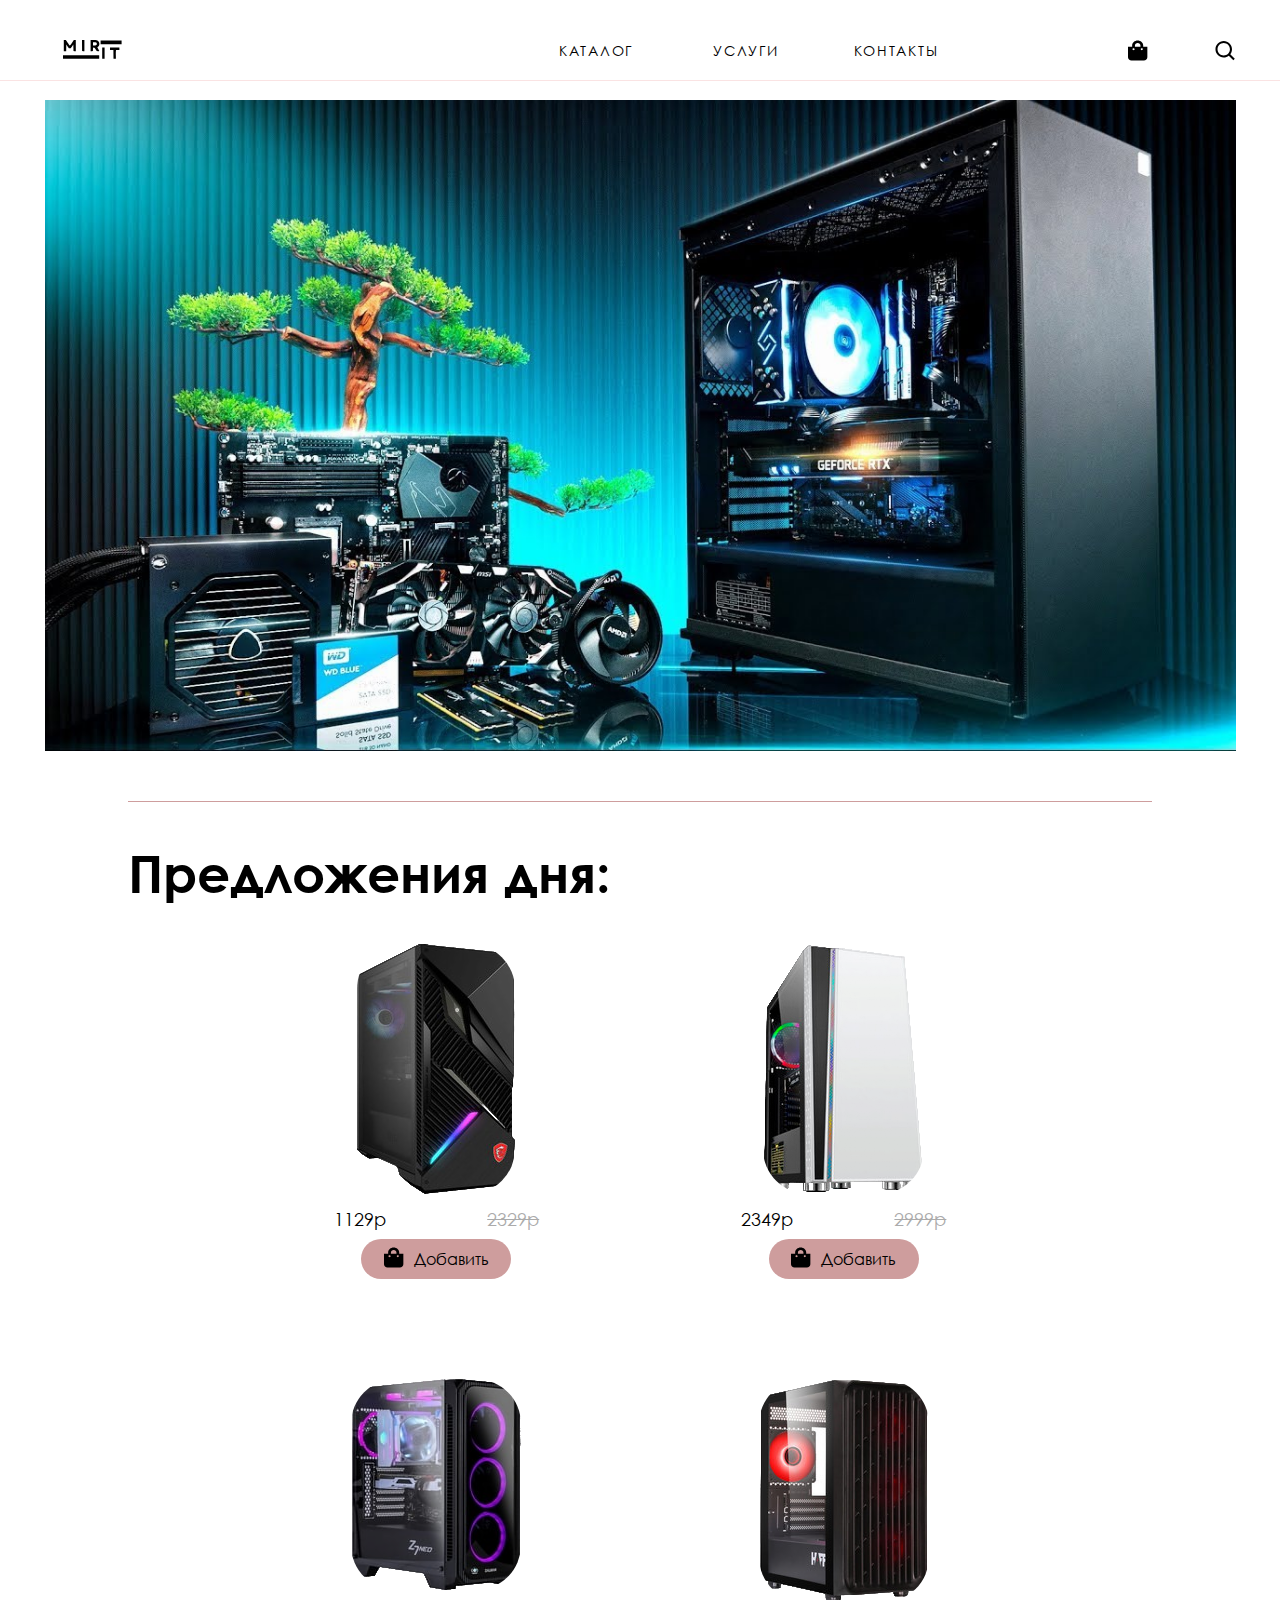
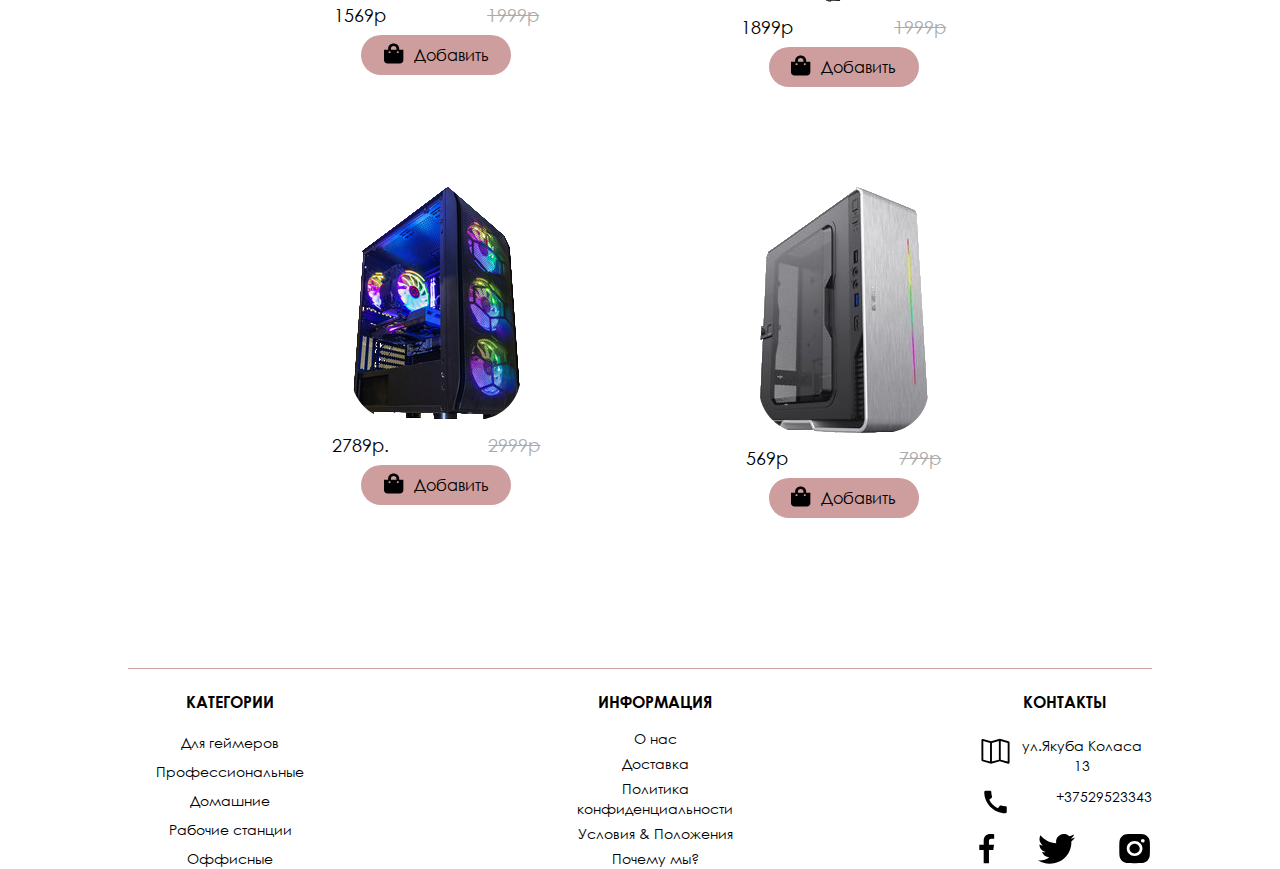
<file: index.html>
<!DOCTYPE html>
<html lang="en">
<head>

    <link rel="stylesheet" href="./styles/obnulator.css">
    <link rel="stylesheet" href="./styles/style.css">

    <meta charset="UTF-8">
    <meta http-equiv="X-UA-Compatible" content="IE=edge">
    <meta name="viewport" content="width=device-width, initial-scale=1.0">

    <title>MirIt</title>
</head>

<body>

    <nav>
        <div class="nav">
            <figure class="nav__logo">
              <a href="index.html">
                <svg version="1.0"class="white" xmlns="http://www.w3.org/2000/svg"
                width="150px" height="150px" viewBox="0 0 500.000000 500.000000"
                preserveAspectRatio="xMidYMid meet">
               
               <g transform="translate(0.000000,500.000000) scale(0.100000,-0.100000)"
               fill="#000000" stroke="none">
               <path d="M940 2721 l0 -281 60 0 60 0 2 168 3 167 65 -95 65 -95 45 0 44 0 66
               94 65 94 5 -164 5 -164 58 -3 57 -3 0 281 0 280 -49 0 -49 0 -98 -144 c-63
               -92 -103 -141 -109 -135 -5 5 -50 69 -101 142 l-91 132 -52 3 -51 3 0 -280z"/>
               <path d="M1852 2723 l3 -278 58 -3 57 -3 0 281 0 280 -60 0 -60 0 2 -277z"/>
               <path d="M2280 2720 l0 -281 58 3 57 3 3 88 3 88 42 -3 c41 -3 43 -5 93 -88
               l50 -85 67 -3 c37 -2 67 1 67 5 0 4 -23 47 -51 96 l-52 89 33 26 c100 78 90
               246 -18 310 -45 26 -54 27 -199 30 l-153 4 0 -282z m274 159 c35 -16 52 -69
               34 -106 -18 -38 -53 -53 -125 -53 l-63 0 0 85 0 85 65 0 c35 0 75 -5 89 -11z"/>
               <path d="M2780 2885 l0 -95 525 0 525 0 0 95 0 95 -525 0 -525 0 0 -95z"/>
               <path d="M2860 2340 l0 -280 60 0 60 0 0 280 0 280 -60 0 -60 0 0 -280z"/>
               <path d="M3250 2560 l0 -60 85 0 85 0 2 -217 3 -218 60 0 60 0 -3 164 c-2 91
               -1 189 3 218 l6 53 85 0 84 0 0 60 0 60 -235 0 -235 0 0 -60z"/>
               <path d="M900 2150 l0 -90 905 0 905 0 0 90 0 90 -905 0 -905 0 0 -90z"/>
               </g>
               </svg>
              </a>                 
           </figure>
           <div class="nav__links">
            <div class="nav__links__text">
                <button class="ham">
                    
                    <span class="menuIcon material-icons">
                      menu
                    </span>
                    <span class="xIcon material-icons">
                      close
                    </span>
                  </button>
                  <ul class="menu">
                    <li><a class="menuLink" href="catalog.html">КАТАЛОГ</a></li>
                    <li><a class="menuLink" href="services.html">УСЛУГИ</a></li>
                    <li><a class="menuLink" href="#contactUs">КОНТАКТЫ</a></li>
                  </ul>
             </div>
                <figure class="nav__links__img">
                    <a href="shopping_cart.html">
                        <svg class="white" width="27" height="27" viewBox="0 0 27 27" fill="none" xmlns="http://www.w3.org/2000/svg">
                            <path d="M20.53 8.4375V6.75C20.53 3.02801 17.1809 0 13.0645 0C8.94803 0 5.59908 3.02801 5.59908 6.75V8.4375H0V22.7812C0 25.1112 2.08898 27 4.6659 27H21.4631C24.0401 27 26.129 25.1112 26.129 22.7812V8.4375H20.53ZM9.3318 6.75C9.3318 4.889 11.0063 3.375 13.0645 3.375C15.1228 3.375 16.7972 4.889 16.7972 6.75V8.4375H9.3318V6.75ZM18.6636 13.0781C17.8905 13.0781 17.2638 12.5115 17.2638 11.8125C17.2638 11.1135 17.8905 10.5469 18.6636 10.5469C19.4367 10.5469 20.0634 11.1135 20.0634 11.8125C20.0634 12.5115 19.4367 13.0781 18.6636 13.0781ZM7.46544 13.0781C6.69236 13.0781 6.06567 12.5115 6.06567 11.8125C6.06567 11.1135 6.69236 10.5469 7.46544 10.5469C8.23852 10.5469 8.86521 11.1135 8.86521 11.8125C8.86521 12.5115 8.23852 13.0781 7.46544 13.0781Z" fill="black"/>
                        </svg>
                        <svg class="gray" width="27" height="27" viewBox="0 0 27 27" fill="none" xmlns="http://www.w3.org/2000/svg">
                            <path d="M20.53 8.4375V6.75C20.53 3.02801 17.1809 0 13.0645 0C8.94803 0 5.59908 3.02801 5.59908 6.75V8.4375H0V22.7812C0 25.1112 2.08898 27 4.6659 27H21.4631C24.0401 27 26.129 25.1112 26.129 22.7812V8.4375H20.53ZM9.3318 6.75C9.3318 4.889 11.0063 3.375 13.0645 3.375C15.1228 3.375 16.7972 4.889 16.7972 6.75V8.4375H9.3318V6.75ZM18.6636 13.0781C17.8905 13.0781 17.2638 12.5115 17.2638 11.8125C17.2638 11.1135 17.8905 10.5469 18.6636 10.5469C19.4367 10.5469 20.0634 11.1135 20.0634 11.8125C20.0634 12.5115 19.4367 13.0781 18.6636 13.0781ZM7.46544 13.0781C6.69236 13.0781 6.06567 12.5115 6.06567 11.8125C6.06567 11.1135 6.69236 10.5469 7.46544 10.5469C8.23852 10.5469 8.86521 11.1135 8.86521 11.8125C8.86521 12.5115 8.23852 13.0781 7.46544 13.0781Z" fill="gray"/>
                        </svg>     
                    </a>
                    <a href="">
                        <svg class="white" width="25" height="25" viewBox="0 0 25 25" fill="none" xmlns="http://www.w3.org/2000/svg">
                            <path d="M10.9167 21.25C13.2094 21.2495 15.436 20.482 17.242 19.0697L22.9202 24.7478L24.7466 22.9214L19.0684 17.2432C20.4815 15.4371 21.2495 13.2099 21.25 10.9167C21.25 5.21912 16.6143 0.583328 10.9167 0.583328C5.21917 0.583328 0.583374 5.21912 0.583374 10.9167C0.583374 16.6142 5.21917 21.25 10.9167 21.25ZM10.9167 3.16666C15.1908 3.16666 18.6667 6.64254 18.6667 10.9167C18.6667 15.1908 15.1908 18.6667 10.9167 18.6667C6.64258 18.6667 3.16671 15.1908 3.16671 10.9167C3.16671 6.64254 6.64258 3.16666 10.9167 3.16666Z" fill="black"/>
                        </svg>
                        <svg class="gray" width="25" height="25" viewBox="0 0 25 25" fill="none" xmlns="http://www.w3.org/2000/svg">
                            <path d="M10.9167 21.25C13.2094 21.2495 15.436 20.482 17.242 19.0697L22.9202 24.7478L24.7466 22.9214L19.0684 17.2432C20.4815 15.4371 21.2495 13.2099 21.25 10.9167C21.25 5.21912 16.6143 0.583328 10.9167 0.583328C5.21917 0.583328 0.583374 5.21912 0.583374 10.9167C0.583374 16.6142 5.21917 21.25 10.9167 21.25ZM10.9167 3.16666C15.1908 3.16666 18.6667 6.64254 18.6667 10.9167C18.6667 15.1908 15.1908 18.6667 10.9167 18.6667C6.64258 18.6667 3.16671 15.1908 3.16671 10.9167C3.16671 6.64254 6.64258 3.16666 10.9167 3.16666Z" fill="gray"/>
                        </svg>
                    </a>
                </figure>
            </div>
        </div>

        <div class="nav__line"></div>
    </nav>

    <main>
        
         <div class="main__screen__text">
             
         </div>
         
    </main>

    <section>
        <div class="dailyOffers">
            <div class="dailyOffers__line"></div>
            <div class="dailyOffers__heading">
                Предложения дня:
            </div>
            <div class="dailyOffers__grid">
                <div class="dailyOffers__grid__element">
                    <a href="technique_review.html">
                        <figure>
                            <img src="./img/pc1forgames.png" alt="">
                        </figure>
                    </a>
                    <div class="dayliOffers__grid__element__about">
                        <div class="dailyOffers__grid__element__about__price">
                            <div class="dayliOffers__grid__element__about__price__new">1129р</div>
                            <div class="dayliOffers__grid__element__about__price__old">2329р</div>
                        </div>
                        <a href="#0">
                            <div class="dayliOffers__grid__element__about__button">
                                <figure>
                                    <svg class="white" width="27" height="27" viewBox="0 0 27 27" fill="none" xmlns="http://www.w3.org/2000/svg">
                                        <path d="M20.53 8.4375V6.75C20.53 3.02801 17.1809 0 13.0645 0C8.94803 0 5.59908 3.02801 5.59908 6.75V8.4375H0V22.7812C0 25.1112 2.08898 27 4.6659 27H21.4631C24.0401 27 26.129 25.1112 26.129 22.7812V8.4375H20.53ZM9.3318 6.75C9.3318 4.889 11.0063 3.375 13.0645 3.375C15.1228 3.375 16.7972 4.889 16.7972 6.75V8.4375H9.3318V6.75ZM18.6636 13.0781C17.8905 13.0781 17.2638 12.5115 17.2638 11.8125C17.2638 11.1135 17.8905 10.5469 18.6636 10.5469C19.4367 10.5469 20.0634 11.1135 20.0634 11.8125C20.0634 12.5115 19.4367 13.0781 18.6636 13.0781ZM7.46544 13.0781C6.69236 13.0781 6.06567 12.5115 6.06567 11.8125C6.06567 11.1135 6.69236 10.5469 7.46544 10.5469C8.23852 10.5469 8.86521 11.1135 8.86521 11.8125C8.86521 12.5115 8.23852 13.0781 7.46544 13.0781Z" fill="black"/>
                                    </svg>
                                    <svg class="gray" width="27" height="27" viewBox="0 0 27 27" fill="none" xmlns="http://www.w3.org/2000/svg">
                                        <path d="M20.53 8.4375V6.75C20.53 3.02801 17.1809 0 13.0645 0C8.94803 0 5.59908 3.02801 5.59908 6.75V8.4375H0V22.7812C0 25.1112 2.08898 27 4.6659 27H21.4631C24.0401 27 26.129 25.1112 26.129 22.7812V8.4375H20.53ZM9.3318 6.75C9.3318 4.889 11.0063 3.375 13.0645 3.375C15.1228 3.375 16.7972 4.889 16.7972 6.75V8.4375H9.3318V6.75ZM18.6636 13.0781C17.8905 13.0781 17.2638 12.5115 17.2638 11.8125C17.2638 11.1135 17.8905 10.5469 18.6636 10.5469C19.4367 10.5469 20.0634 11.1135 20.0634 11.8125C20.0634 12.5115 19.4367 13.0781 18.6636 13.0781ZM7.46544 13.0781C6.69236 13.0781 6.06567 12.5115 6.06567 11.8125C6.06567 11.1135 6.69236 10.5469 7.46544 10.5469C8.23852 10.5469 8.86521 11.1135 8.86521 11.8125C8.86521 12.5115 8.23852 13.0781 7.46544 13.0781Z" fill="lightgray"/>
                                    </svg>                                
                                </figure>
                                <div>
                                    Добавить
                                </div>
                            </div>
                        </a>
                    </div>
                </div>
                <div class="dailyOffers__grid__element">
                    <a href="technique_review.html">
                        <figure>
                            <img src="./img/pc2forgames.png" alt="">
                        </figure>
                    </a>
                    <div class="dayliOffers__grid__element__about">
                        <div class="dailyOffers__grid__element__about__price">
                            <div class="dayliOffers__grid__element__about__price__new">2349р</div>
                            <div class="dayliOffers__grid__element__about__price__old">2999р</div>
                        </div>
                        <a href="#0">
                            <div class="dayliOffers__grid__element__about__button">
                                <figure>
                                    <svg class="white" width="27" height="27" viewBox="0 0 27 27" fill="none" xmlns="http://www.w3.org/2000/svg">
                                        <path d="M20.53 8.4375V6.75C20.53 3.02801 17.1809 0 13.0645 0C8.94803 0 5.59908 3.02801 5.59908 6.75V8.4375H0V22.7812C0 25.1112 2.08898 27 4.6659 27H21.4631C24.0401 27 26.129 25.1112 26.129 22.7812V8.4375H20.53ZM9.3318 6.75C9.3318 4.889 11.0063 3.375 13.0645 3.375C15.1228 3.375 16.7972 4.889 16.7972 6.75V8.4375H9.3318V6.75ZM18.6636 13.0781C17.8905 13.0781 17.2638 12.5115 17.2638 11.8125C17.2638 11.1135 17.8905 10.5469 18.6636 10.5469C19.4367 10.5469 20.0634 11.1135 20.0634 11.8125C20.0634 12.5115 19.4367 13.0781 18.6636 13.0781ZM7.46544 13.0781C6.69236 13.0781 6.06567 12.5115 6.06567 11.8125C6.06567 11.1135 6.69236 10.5469 7.46544 10.5469C8.23852 10.5469 8.86521 11.1135 8.86521 11.8125C8.86521 12.5115 8.23852 13.0781 7.46544 13.0781Z" fill="black"/>
                                    </svg>
                                    <svg class="gray" width="27" height="27" viewBox="0 0 27 27" fill="none" xmlns="http://www.w3.org/2000/svg">
                                        <path d="M20.53 8.4375V6.75C20.53 3.02801 17.1809 0 13.0645 0C8.94803 0 5.59908 3.02801 5.59908 6.75V8.4375H0V22.7812C0 25.1112 2.08898 27 4.6659 27H21.4631C24.0401 27 26.129 25.1112 26.129 22.7812V8.4375H20.53ZM9.3318 6.75C9.3318 4.889 11.0063 3.375 13.0645 3.375C15.1228 3.375 16.7972 4.889 16.7972 6.75V8.4375H9.3318V6.75ZM18.6636 13.0781C17.8905 13.0781 17.2638 12.5115 17.2638 11.8125C17.2638 11.1135 17.8905 10.5469 18.6636 10.5469C19.4367 10.5469 20.0634 11.1135 20.0634 11.8125C20.0634 12.5115 19.4367 13.0781 18.6636 13.0781ZM7.46544 13.0781C6.69236 13.0781 6.06567 12.5115 6.06567 11.8125C6.06567 11.1135 6.69236 10.5469 7.46544 10.5469C8.23852 10.5469 8.86521 11.1135 8.86521 11.8125C8.86521 12.5115 8.23852 13.0781 7.46544 13.0781Z" fill="lightgray"/>
                                    </svg>                                
                                </figure>
                                <div>
                                    Добавить
                                </div>
                            </div>
                        </a>
                    </div>
                </div>
                <div class="dailyOffers__grid__element">
                    <a href="technique_review.html">
                        <figure>
                            <img src="./img/pc3forgames.png" alt="">
                        </figure>
                    </a>
                    <div class="dayliOffers__grid__element__about">
                        <div class="dailyOffers__grid__element__about__price">
                            <div class="dayliOffers__grid__element__about__price__new">1569р</div>
                            <div class="dayliOffers__grid__element__about__price__old">1999р</div>
                        </div>
                        <a href="#0">
                            <div class="dayliOffers__grid__element__about__button">
                                <figure>
                                    <svg class="white" width="27" height="27" viewBox="0 0 27 27" fill="none" xmlns="http://www.w3.org/2000/svg">
                                        <path d="M20.53 8.4375V6.75C20.53 3.02801 17.1809 0 13.0645 0C8.94803 0 5.59908 3.02801 5.59908 6.75V8.4375H0V22.7812C0 25.1112 2.08898 27 4.6659 27H21.4631C24.0401 27 26.129 25.1112 26.129 22.7812V8.4375H20.53ZM9.3318 6.75C9.3318 4.889 11.0063 3.375 13.0645 3.375C15.1228 3.375 16.7972 4.889 16.7972 6.75V8.4375H9.3318V6.75ZM18.6636 13.0781C17.8905 13.0781 17.2638 12.5115 17.2638 11.8125C17.2638 11.1135 17.8905 10.5469 18.6636 10.5469C19.4367 10.5469 20.0634 11.1135 20.0634 11.8125C20.0634 12.5115 19.4367 13.0781 18.6636 13.0781ZM7.46544 13.0781C6.69236 13.0781 6.06567 12.5115 6.06567 11.8125C6.06567 11.1135 6.69236 10.5469 7.46544 10.5469C8.23852 10.5469 8.86521 11.1135 8.86521 11.8125C8.86521 12.5115 8.23852 13.0781 7.46544 13.0781Z" fill="black"/>
                                    </svg>
                                    <svg class="gray" width="27" height="27" viewBox="0 0 27 27" fill="none" xmlns="http://www.w3.org/2000/svg">
                                        <path d="M20.53 8.4375V6.75C20.53 3.02801 17.1809 0 13.0645 0C8.94803 0 5.59908 3.02801 5.59908 6.75V8.4375H0V22.7812C0 25.1112 2.08898 27 4.6659 27H21.4631C24.0401 27 26.129 25.1112 26.129 22.7812V8.4375H20.53ZM9.3318 6.75C9.3318 4.889 11.0063 3.375 13.0645 3.375C15.1228 3.375 16.7972 4.889 16.7972 6.75V8.4375H9.3318V6.75ZM18.6636 13.0781C17.8905 13.0781 17.2638 12.5115 17.2638 11.8125C17.2638 11.1135 17.8905 10.5469 18.6636 10.5469C19.4367 10.5469 20.0634 11.1135 20.0634 11.8125C20.0634 12.5115 19.4367 13.0781 18.6636 13.0781ZM7.46544 13.0781C6.69236 13.0781 6.06567 12.5115 6.06567 11.8125C6.06567 11.1135 6.69236 10.5469 7.46544 10.5469C8.23852 10.5469 8.86521 11.1135 8.86521 11.8125C8.86521 12.5115 8.23852 13.0781 7.46544 13.0781Z" fill="lightgray"/>
                                    </svg>                                
                                </figure>
                                <div>
                                    Добавить
                                </div>
                            </div>
                        </a>
                    </div>
                </div>
                <div class="dailyOffers__grid__element">
                    <a href="technique_review.html">
                        <figure>
                            <img src="./img/pc4forgames.png" alt="">
                        </figure>
                    </a>
                    <div class="dayliOffers__grid__element__about">
                        <div class="dailyOffers__grid__element__about__price">
                            <div class="dayliOffers__grid__element__about__price__new">1899р</div>
                            <div class="dayliOffers__grid__element__about__price__old">1999р</div>
                        </div>
                        <a href="#0">
                            <div class="dayliOffers__grid__element__about__button">
                                <figure>
                                    <svg class="white" width="27" height="27" viewBox="0 0 27 27" fill="none" xmlns="http://www.w3.org/2000/svg">
                                        <path d="M20.53 8.4375V6.75C20.53 3.02801 17.1809 0 13.0645 0C8.94803 0 5.59908 3.02801 5.59908 6.75V8.4375H0V22.7812C0 25.1112 2.08898 27 4.6659 27H21.4631C24.0401 27 26.129 25.1112 26.129 22.7812V8.4375H20.53ZM9.3318 6.75C9.3318 4.889 11.0063 3.375 13.0645 3.375C15.1228 3.375 16.7972 4.889 16.7972 6.75V8.4375H9.3318V6.75ZM18.6636 13.0781C17.8905 13.0781 17.2638 12.5115 17.2638 11.8125C17.2638 11.1135 17.8905 10.5469 18.6636 10.5469C19.4367 10.5469 20.0634 11.1135 20.0634 11.8125C20.0634 12.5115 19.4367 13.0781 18.6636 13.0781ZM7.46544 13.0781C6.69236 13.0781 6.06567 12.5115 6.06567 11.8125C6.06567 11.1135 6.69236 10.5469 7.46544 10.5469C8.23852 10.5469 8.86521 11.1135 8.86521 11.8125C8.86521 12.5115 8.23852 13.0781 7.46544 13.0781Z" fill="black"/>
                                    </svg>
                                    <svg class="gray" width="27" height="27" viewBox="0 0 27 27" fill="none" xmlns="http://www.w3.org/2000/svg">
                                        <path d="M20.53 8.4375V6.75C20.53 3.02801 17.1809 0 13.0645 0C8.94803 0 5.59908 3.02801 5.59908 6.75V8.4375H0V22.7812C0 25.1112 2.08898 27 4.6659 27H21.4631C24.0401 27 26.129 25.1112 26.129 22.7812V8.4375H20.53ZM9.3318 6.75C9.3318 4.889 11.0063 3.375 13.0645 3.375C15.1228 3.375 16.7972 4.889 16.7972 6.75V8.4375H9.3318V6.75ZM18.6636 13.0781C17.8905 13.0781 17.2638 12.5115 17.2638 11.8125C17.2638 11.1135 17.8905 10.5469 18.6636 10.5469C19.4367 10.5469 20.0634 11.1135 20.0634 11.8125C20.0634 12.5115 19.4367 13.0781 18.6636 13.0781ZM7.46544 13.0781C6.69236 13.0781 6.06567 12.5115 6.06567 11.8125C6.06567 11.1135 6.69236 10.5469 7.46544 10.5469C8.23852 10.5469 8.86521 11.1135 8.86521 11.8125C8.86521 12.5115 8.23852 13.0781 7.46544 13.0781Z" fill="lightgray"/>
                                    </svg>                                
                                </figure>
                                <div>
                                    Добавить
                                </div>
                            </div>
                        </a>
                    </div>
                </div>
                <div class="dailyOffers__grid__element">
                    <a href="technique_review.html">
                        <figure>
                            <img src="./img/pc5forgames.png" alt="">
                        </figure>
                    </a>
                    <div class="dayliOffers__grid__element__about">
                        <div class="dailyOffers__grid__element__about__price">
                            <div class="dayliOffers__grid__element__about__price__new">2789р.</div>
                            <div class="dayliOffers__grid__element__about__price__old">2999р</div>
                        </div>
                        <a href="#0">
                            <div class="dayliOffers__grid__element__about__button">
                                <figure>
                                    <svg class="white" width="27" height="27" viewBox="0 0 27 27" fill="none" xmlns="http://www.w3.org/2000/svg">
                                        <path d="M20.53 8.4375V6.75C20.53 3.02801 17.1809 0 13.0645 0C8.94803 0 5.59908 3.02801 5.59908 6.75V8.4375H0V22.7812C0 25.1112 2.08898 27 4.6659 27H21.4631C24.0401 27 26.129 25.1112 26.129 22.7812V8.4375H20.53ZM9.3318 6.75C9.3318 4.889 11.0063 3.375 13.0645 3.375C15.1228 3.375 16.7972 4.889 16.7972 6.75V8.4375H9.3318V6.75ZM18.6636 13.0781C17.8905 13.0781 17.2638 12.5115 17.2638 11.8125C17.2638 11.1135 17.8905 10.5469 18.6636 10.5469C19.4367 10.5469 20.0634 11.1135 20.0634 11.8125C20.0634 12.5115 19.4367 13.0781 18.6636 13.0781ZM7.46544 13.0781C6.69236 13.0781 6.06567 12.5115 6.06567 11.8125C6.06567 11.1135 6.69236 10.5469 7.46544 10.5469C8.23852 10.5469 8.86521 11.1135 8.86521 11.8125C8.86521 12.5115 8.23852 13.0781 7.46544 13.0781Z" fill="black"/>
                                    </svg>
                                    <svg class="gray" width="27" height="27" viewBox="0 0 27 27" fill="none" xmlns="http://www.w3.org/2000/svg">
                                        <path d="M20.53 8.4375V6.75C20.53 3.02801 17.1809 0 13.0645 0C8.94803 0 5.59908 3.02801 5.59908 6.75V8.4375H0V22.7812C0 25.1112 2.08898 27 4.6659 27H21.4631C24.0401 27 26.129 25.1112 26.129 22.7812V8.4375H20.53ZM9.3318 6.75C9.3318 4.889 11.0063 3.375 13.0645 3.375C15.1228 3.375 16.7972 4.889 16.7972 6.75V8.4375H9.3318V6.75ZM18.6636 13.0781C17.8905 13.0781 17.2638 12.5115 17.2638 11.8125C17.2638 11.1135 17.8905 10.5469 18.6636 10.5469C19.4367 10.5469 20.0634 11.1135 20.0634 11.8125C20.0634 12.5115 19.4367 13.0781 18.6636 13.0781ZM7.46544 13.0781C6.69236 13.0781 6.06567 12.5115 6.06567 11.8125C6.06567 11.1135 6.69236 10.5469 7.46544 10.5469C8.23852 10.5469 8.86521 11.1135 8.86521 11.8125C8.86521 12.5115 8.23852 13.0781 7.46544 13.0781Z" fill="lightgray"/>
                                    </svg>                                
                                </figure>
                                <div>
                                    Добавить
                                </div>
                            </div>
                        </a>
                    </div>
                </div>
                <div class="dailyOffers__grid__element">
                    <a href="technique_review.html">
                        <figure>
                            <img src="./img/pc1forhome.png" alt="">
                        </figure>
                    </a>
                    <div class="dayliOffers__grid__element__about">
                        <div class="dailyOffers__grid__element__about__price">
                            <div class="dayliOffers__grid__element__about__price__new">569р</div>
                            <div class="dayliOffers__grid__element__about__price__old">799р</div>
                        </div>
                        <a href="#0">
                            <div class="dayliOffers__grid__element__about__button">
                                <figure>
                                    <svg class="white" width="27" height="27" viewBox="0 0 27 27" fill="none" xmlns="http://www.w3.org/2000/svg">
                                        <path d="M20.53 8.4375V6.75C20.53 3.02801 17.1809 0 13.0645 0C8.94803 0 5.59908 3.02801 5.59908 6.75V8.4375H0V22.7812C0 25.1112 2.08898 27 4.6659 27H21.4631C24.0401 27 26.129 25.1112 26.129 22.7812V8.4375H20.53ZM9.3318 6.75C9.3318 4.889 11.0063 3.375 13.0645 3.375C15.1228 3.375 16.7972 4.889 16.7972 6.75V8.4375H9.3318V6.75ZM18.6636 13.0781C17.8905 13.0781 17.2638 12.5115 17.2638 11.8125C17.2638 11.1135 17.8905 10.5469 18.6636 10.5469C19.4367 10.5469 20.0634 11.1135 20.0634 11.8125C20.0634 12.5115 19.4367 13.0781 18.6636 13.0781ZM7.46544 13.0781C6.69236 13.0781 6.06567 12.5115 6.06567 11.8125C6.06567 11.1135 6.69236 10.5469 7.46544 10.5469C8.23852 10.5469 8.86521 11.1135 8.86521 11.8125C8.86521 12.5115 8.23852 13.0781 7.46544 13.0781Z" fill="black"/>
                                    </svg>
                                    <svg class="gray" width="27" height="27" viewBox="0 0 27 27" fill="none" xmlns="http://www.w3.org/2000/svg">
                                        <path d="M20.53 8.4375V6.75C20.53 3.02801 17.1809 0 13.0645 0C8.94803 0 5.59908 3.02801 5.59908 6.75V8.4375H0V22.7812C0 25.1112 2.08898 27 4.6659 27H21.4631C24.0401 27 26.129 25.1112 26.129 22.7812V8.4375H20.53ZM9.3318 6.75C9.3318 4.889 11.0063 3.375 13.0645 3.375C15.1228 3.375 16.7972 4.889 16.7972 6.75V8.4375H9.3318V6.75ZM18.6636 13.0781C17.8905 13.0781 17.2638 12.5115 17.2638 11.8125C17.2638 11.1135 17.8905 10.5469 18.6636 10.5469C19.4367 10.5469 20.0634 11.1135 20.0634 11.8125C20.0634 12.5115 19.4367 13.0781 18.6636 13.0781ZM7.46544 13.0781C6.69236 13.0781 6.06567 12.5115 6.06567 11.8125C6.06567 11.1135 6.69236 10.5469 7.46544 10.5469C8.23852 10.5469 8.86521 11.1135 8.86521 11.8125C8.86521 12.5115 8.23852 13.0781 7.46544 13.0781Z" fill="lightgray"/>
                                    </svg>                                
                                </figure>
                                <div>
                                    Добавить
                                </div>
                            </div>
                        </a>
                    </div>
                </div>
            </div>
        </div>
    </section>

    <footer>
        <div class="footer" id="contactUs">
            <div class="footer__line"></div>
            <div class="footer__info">
                <div class="footer__info__categories">
                    <div class="footer__info__header">КАТЕГОРИИ</div>
                    <div><a href="catalog.html">Для геймеров</a></div>
                    <div><a href="catalog.html">Профессиональные</a></div>
                    <div><a href="catalog.html">Домашние</a></div>
                    <div><a href="catalog.html">Рабочие станции</a></div>
                    <div><a href="catalog.html">Оффисные</a></div>
                </div>
                <div class="footer__info__information">
                    <div class="footer__info__header">ИНФОРМАЦИЯ</div>
                    <div><a href="services.html">О нас</a></div>
                    <div><a href="services.html">Доставка</a></div>
                    <div><a href="services.html">Политика конфиденциальности</a></div>
                    <div><a href="services.html">Условия & Положения</a></div>
                    <div><a href="services.html">Почему мы?</a></div>
                </div>
                <div class="footer__info__contactUs">
                    <div class="footer__info__header">КОНТАКТЫ</div>
                    <div class="footer__info__contactUs__map">
                        <figure>
                            <svg width="35" height="35" viewBox="0 0 35 35" fill="none" xmlns="http://www.w3.org/2000/svg">
                                <path d="M32.7076 6.0855L22.5312 3.23901L12.3252 6.11394L2.83411 3.42153C2.63073 3.36383 2.41675 3.35408 2.20896 3.39304C2.00118 3.432 1.80526 3.51862 1.63661 3.64608C1.46795 3.77355 1.33115 3.93838 1.23696 4.12765C1.14277 4.31691 1.09375 4.52543 1.09375 4.73684V28.02C1.09478 28.3768 1.21165 28.7236 1.42676 29.0083C1.64187 29.2929 1.9436 29.5 2.28655 29.5984L12.3229 32.4456L22.5334 29.5694L32.1709 32.2652C32.3741 32.322 32.5877 32.3311 32.7949 32.2916C33.0022 32.2521 33.1975 32.1652 33.3656 32.0376C33.5337 31.9101 33.6699 31.7453 33.7637 31.5563C33.8575 31.3673 33.9063 31.1592 33.9062 30.9482V7.66549C33.9053 7.30763 33.7879 6.95981 33.5716 6.67471C33.3553 6.38961 33.052 6.18276 32.7076 6.0855ZM11.1426 29.8366L3.28125 27.6064V5.82218L11.1426 8.05233V29.8366ZM21.4385 27.6048L13.3301 29.8888V8.10347L21.4385 5.81944V27.6048ZM31.7188 29.8669L23.626 27.6035V5.81664L31.7188 8.08009V29.8669Z" fill="black"/>
                            </svg>                                
                        </figure>
                        <div>ул.Якуба Коласа 13</div>
                    </div>
                    <div class="footer__info__contactUs__call">
                        <figure>
                            <svg width="35" height="35" viewBox="0 0 35 35" fill="none" xmlns="http://www.w3.org/2000/svg">
                                <path d="M29.1812 22.4292C27.3875 22.4292 25.6521 22.1375 24.0333 21.6125C23.7797 21.5265 23.5071 21.5138 23.2465 21.5757C22.986 21.6376 22.7482 21.7717 22.5604 21.9625L20.2708 24.8354C16.1437 22.8667 12.2792 19.1479 10.2229 14.875L13.0667 12.4542C13.4604 12.0458 13.5771 11.4771 13.4167 10.9667C12.8771 9.34792 12.6 7.6125 12.6 5.81875C12.6 5.03125 11.9437 4.375 11.1562 4.375H6.11042C5.32292 4.375 4.375 4.725 4.375 5.81875C4.375 19.3667 15.6479 30.625 29.1812 30.625C30.2167 30.625 30.625 29.7063 30.625 28.9042V23.8729C30.625 23.0854 29.9687 22.4292 29.1812 22.4292Z" fill="black"/>
                            </svg>                                 
                        </figure>
                        <div>+37529523343</div>
                    </div>
                    <div class="footer__info__contactUs__icons">
                        <figure>
                            <a href="https://vk.com/the_worth_guy">
                                <svg class="white" width="18" height="35" viewBox="0 0 18 35" fill="none" xmlns="http://www.w3.org/2000/svg">
                                    <path d="M11.2797 34.1251V18.5599H16.4007L17.1686 12.4922H11.2809V8.61461C11.2809 6.86346 11.7568 5.66142 14.2247 5.66142H17.3734V0.237854C15.8504 0.0748206 14.3198 -0.00451282 12.7884 0.000198048C8.25003 0.000198048 5.13695 2.82705 5.13695 8.01797V12.4922H0V18.5599H5.13695V34.1251H11.2797Z" fill="black"/>
                                </svg>  
                                <svg class="gray" width="18" height="35" viewBox="0 0 18 35" fill="none" xmlns="http://www.w3.org/2000/svg">
                                    <path d="M11.2797 34.1251V18.5599H16.4007L17.1686 12.4922H11.2809V8.61461C11.2809 6.86346 11.7568 5.66142 14.2247 5.66142H17.3734V0.237854C15.8504 0.0748206 14.3198 -0.00451282 12.7884 0.000198048C8.25003 0.000198048 5.13695 2.82705 5.13695 8.01797V12.4922H0V18.5599H5.13695V34.1251H11.2797Z" fill="gray"/>
                                </svg>
                            </a>                              
                        </figure>
                        <figure>
                            <a href="https://vk.com/the_worth_guy">
                                <svg class="white" width="39" height="30" viewBox="0 0 39 30" fill="none" xmlns="http://www.w3.org/2000/svg">
                                    <path d="M38.1615 3.50362C36.767 4.11105 35.2876 4.50973 33.7728 4.68638C35.3672 3.74801 36.5607 2.27322 37.1316 0.535908C35.6301 1.41163 33.988 2.03039 32.2754 2.36577C31.1233 1.16261 29.5995 0.365881 27.9399 0.098847C26.2803 -0.168187 24.5773 0.109359 23.0945 0.888551C21.6117 1.66774 20.4316 2.90514 19.737 4.4093C19.0423 5.91345 18.8717 7.60052 19.2516 9.20947C16.2128 9.0598 13.2399 8.28416 10.5261 6.93289C7.81223 5.58163 5.41808 3.68495 3.49905 1.366C2.52338 3.0192 2.22551 4.97531 2.66602 6.83651C3.10652 8.69772 4.25232 10.3243 5.87041 11.3854C4.65658 11.3461 3.46975 11.0233 2.40823 10.4438V10.537C2.41159 12.2663 3.02221 13.9415 4.13707 15.2801C5.25194 16.6187 6.8028 17.5386 8.52802 17.8847C7.87137 18.0588 7.19422 18.1472 6.51406 18.1475C6.03119 18.1476 5.54951 18.1008 5.076 18.0078C5.56359 19.4993 6.51382 20.8037 7.7937 21.7386C9.07357 22.6734 10.619 23.1918 12.2138 23.2213C9.50755 25.3046 6.16689 26.4341 2.72836 26.4285C2.11666 26.4302 1.50534 26.398 0.897339 26.332C4.39087 28.5407 8.45875 29.7131 12.6135 29.709C15.4747 29.7284 18.3113 29.1893 20.9585 28.123C23.6057 27.0566 26.0108 25.4843 28.034 23.4973C30.0572 21.5103 31.6582 19.1482 32.7439 16.5484C33.8297 13.9486 34.3787 11.1627 34.3588 8.35277L34.3334 7.38127C35.838 6.32701 37.135 5.01313 38.1615 3.50362Z" fill="black"/>
                                 </svg>
                                 <svg class="gray" width="39" height="30" viewBox="0 0 39 30" fill="none" xmlns="http://www.w3.org/2000/svg">
                                    <path d="M38.1615 3.50362C36.767 4.11105 35.2876 4.50973 33.7728 4.68638C35.3672 3.74801 36.5607 2.27322 37.1316 0.535908C35.6301 1.41163 33.988 2.03039 32.2754 2.36577C31.1233 1.16261 29.5995 0.365881 27.9399 0.098847C26.2803 -0.168187 24.5773 0.109359 23.0945 0.888551C21.6117 1.66774 20.4316 2.90514 19.737 4.4093C19.0423 5.91345 18.8717 7.60052 19.2516 9.20947C16.2128 9.0598 13.2399 8.28416 10.5261 6.93289C7.81223 5.58163 5.41808 3.68495 3.49905 1.366C2.52338 3.0192 2.22551 4.97531 2.66602 6.83651C3.10652 8.69772 4.25232 10.3243 5.87041 11.3854C4.65658 11.3461 3.46975 11.0233 2.40823 10.4438V10.537C2.41159 12.2663 3.02221 13.9415 4.13707 15.2801C5.25194 16.6187 6.8028 17.5386 8.52802 17.8847C7.87137 18.0588 7.19422 18.1472 6.51406 18.1475C6.03119 18.1476 5.54951 18.1008 5.076 18.0078C5.56359 19.4993 6.51382 20.8037 7.7937 21.7386C9.07357 22.6734 10.619 23.1918 12.2138 23.2213C9.50755 25.3046 6.16689 26.4341 2.72836 26.4285C2.11666 26.4302 1.50534 26.398 0.897339 26.332C4.39087 28.5407 8.45875 29.7131 12.6135 29.709C15.4747 29.7284 18.3113 29.1893 20.9585 28.123C23.6057 27.0566 26.0108 25.4843 28.034 23.4973C30.0572 21.5103 31.6582 19.1482 32.7439 16.5484C33.8297 13.9486 34.3787 11.1627 34.3588 8.35277L34.3334 7.38127C35.838 6.32701 37.135 5.01313 38.1615 3.50362Z" fill="gray"/>
                                 </svg>
                            </a>
                        </figure>
                        <figure>
                            <a href="https://vk.com/the_worth_guy">
                                <svg class="white" width="35" height="34" viewBox="0 0 35 34" fill="none" xmlns="http://www.w3.org/2000/svg">
                                    <path d="M17.6218 11.0171C14.4317 11.0171 11.8283 13.4941 11.8283 16.5292C11.8283 19.5644 14.4317 22.0413 17.6218 22.0413C20.8119 22.0413 23.4153 19.5644 23.4153 16.5292C23.4153 13.4941 20.8119 11.0171 17.6218 11.0171ZM34.9979 16.5292C34.9979 14.2467 35.0196 11.9848 34.8849 9.70632C34.7502 7.05985 34.1156 4.71111 32.0816 2.77588C30.0432 0.83652 27.5789 0.236931 24.7974 0.108743C22.3983 -0.0194456 20.0209 0.00122996 17.6261 0.00122996C15.227 0.00122996 12.8496 -0.0194456 10.4549 0.108743C7.67332 0.236931 5.20467 0.840656 3.17065 2.77588C1.13228 4.71525 0.502078 7.05985 0.367346 9.70632C0.232613 11.9889 0.254345 14.2508 0.254345 16.5292C0.254345 18.8077 0.232613 21.0737 0.367346 23.3522C0.502078 25.9986 1.13662 28.3474 3.17065 30.2826C5.20902 32.2219 7.67332 32.8215 10.4549 32.9497C12.854 33.0779 15.2314 33.0572 17.6261 33.0572C20.0252 33.0572 22.4026 33.0779 24.7974 32.9497C27.5789 32.8215 30.0476 32.2178 32.0816 30.2826C34.12 28.3432 34.7502 25.9986 34.8849 23.3522C35.024 21.0737 34.9979 18.8118 34.9979 16.5292ZM17.6218 25.0103C12.6888 25.0103 8.70771 21.2226 8.70771 16.5292C8.70771 11.8359 12.6888 8.04814 17.6218 8.04814C22.5547 8.04814 26.5358 11.8359 26.5358 16.5292C26.5358 21.2226 22.5547 25.0103 17.6218 25.0103ZM26.9009 9.6815C25.7492 9.6815 24.8191 8.79659 24.8191 7.70079C24.8191 6.60499 25.7492 5.72008 26.9009 5.72008C28.0527 5.72008 28.9828 6.60499 28.9828 7.70079C28.9831 7.96099 28.9295 8.21871 28.825 8.45916C28.7205 8.69962 28.5671 8.9181 28.3738 9.1021C28.1804 9.28609 27.9507 9.43197 27.698 9.5314C27.4453 9.63082 27.1744 9.68183 26.9009 9.6815Z" fill="black"/>
                                </svg>
                                <svg class="gray" width="35" height="34" viewBox="0 0 35 34" fill="none" xmlns="http://www.w3.org/2000/svg">
                                    <path d="M17.6218 11.0171C14.4317 11.0171 11.8283 13.4941 11.8283 16.5292C11.8283 19.5644 14.4317 22.0413 17.6218 22.0413C20.8119 22.0413 23.4153 19.5644 23.4153 16.5292C23.4153 13.4941 20.8119 11.0171 17.6218 11.0171ZM34.9979 16.5292C34.9979 14.2467 35.0196 11.9848 34.8849 9.70632C34.7502 7.05985 34.1156 4.71111 32.0816 2.77588C30.0432 0.83652 27.5789 0.236931 24.7974 0.108743C22.3983 -0.0194456 20.0209 0.00122996 17.6261 0.00122996C15.227 0.00122996 12.8496 -0.0194456 10.4549 0.108743C7.67332 0.236931 5.20467 0.840656 3.17065 2.77588C1.13228 4.71525 0.502078 7.05985 0.367346 9.70632C0.232613 11.9889 0.254345 14.2508 0.254345 16.5292C0.254345 18.8077 0.232613 21.0737 0.367346 23.3522C0.502078 25.9986 1.13662 28.3474 3.17065 30.2826C5.20902 32.2219 7.67332 32.8215 10.4549 32.9497C12.854 33.0779 15.2314 33.0572 17.6261 33.0572C20.0252 33.0572 22.4026 33.0779 24.7974 32.9497C27.5789 32.8215 30.0476 32.2178 32.0816 30.2826C34.12 28.3432 34.7502 25.9986 34.8849 23.3522C35.024 21.0737 34.9979 18.8118 34.9979 16.5292ZM17.6218 25.0103C12.6888 25.0103 8.70771 21.2226 8.70771 16.5292C8.70771 11.8359 12.6888 8.04814 17.6218 8.04814C22.5547 8.04814 26.5358 11.8359 26.5358 16.5292C26.5358 21.2226 22.5547 25.0103 17.6218 25.0103ZM26.9009 9.6815C25.7492 9.6815 24.8191 8.79659 24.8191 7.70079C24.8191 6.60499 25.7492 5.72008 26.9009 5.72008C28.0527 5.72008 28.9828 6.60499 28.9828 7.70079C28.9831 7.96099 28.9295 8.21871 28.825 8.45916C28.7205 8.69962 28.5671 8.9181 28.3738 9.1021C28.1804 9.28609 27.9507 9.43197 27.698 9.5314C27.4453 9.63082 27.1744 9.68183 26.9009 9.6815Z" fill="gray"/>
                                </svg> 
                            </a>                               
                        </figure>
                    </div>
                </div>
            </div>
        </div>
    </footer>
    <script>
         
    var menu = document.querySelector(".menu")
var ham = document.querySelector(".ham")
var xIcon = document.querySelector(".xIcon")
var menuIcon = document.querySelector(".menuIcon")

ham.addEventListener("click", toggleMenu)

function toggleMenu() {
  if (menu.classList.contains("showMenu")) {
    menu.classList.remove("showMenu");
    xIcon.style.display = "none";
    menuIcon.style.display = "block";
  } else {
    menu.classList.add("showMenu");
    xIcon.style.display = "block";
    menuIcon.style.display = "none";
  }
}

var menuLinks = document.querySelectorAll(".menuLink")

menuLinks.forEach(
  function (menuLink) {
    menuLink.addEventListener("click", toggleMenu)
  }
)

        const links = document.querySelectorAll('.nav__links__text a');
        
    
        links.forEach(link => {
            link.addEventListener('mouseenter', () => {
                
                link.style.backgroundColor = 'gray';
            });
        
           
            link.addEventListener('mouseleave', () => {
            
                link.style.backgroundColor = '';
            });
        });
        </script>
</body>

</html>
</file>
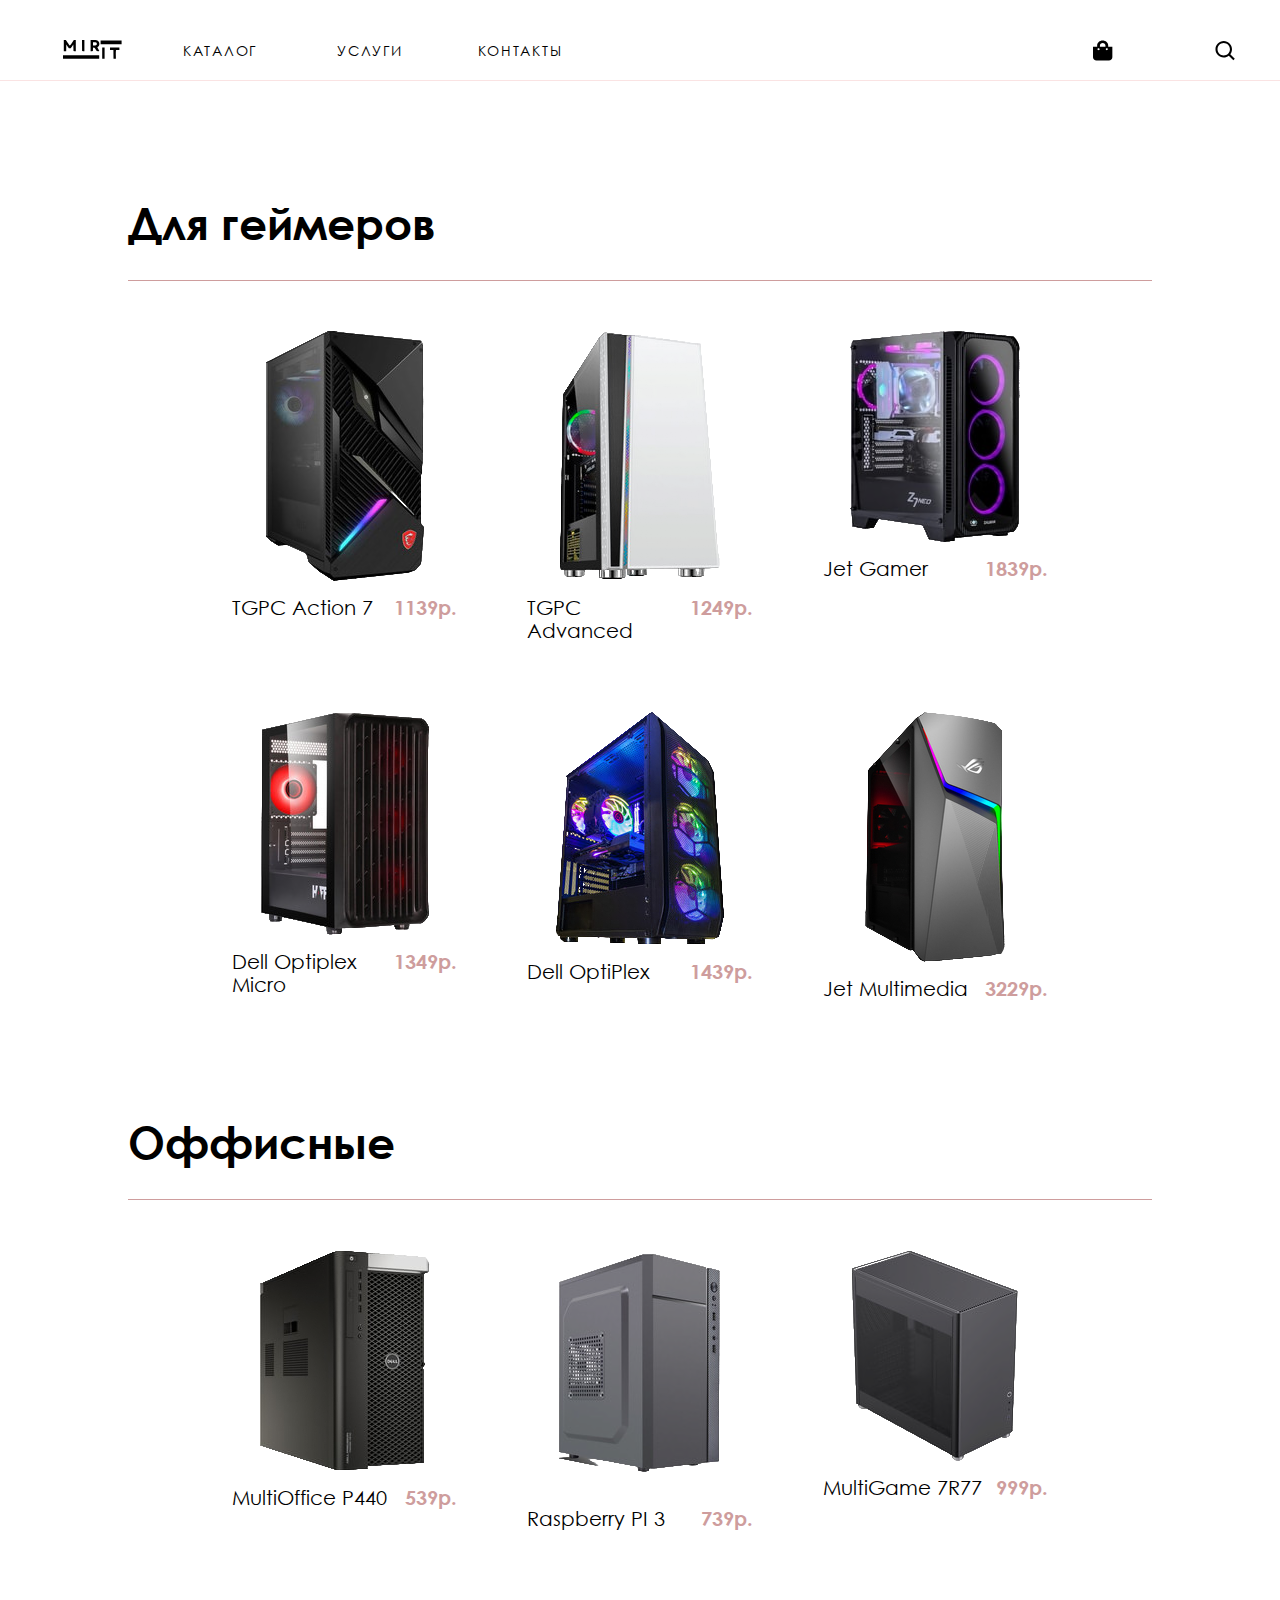
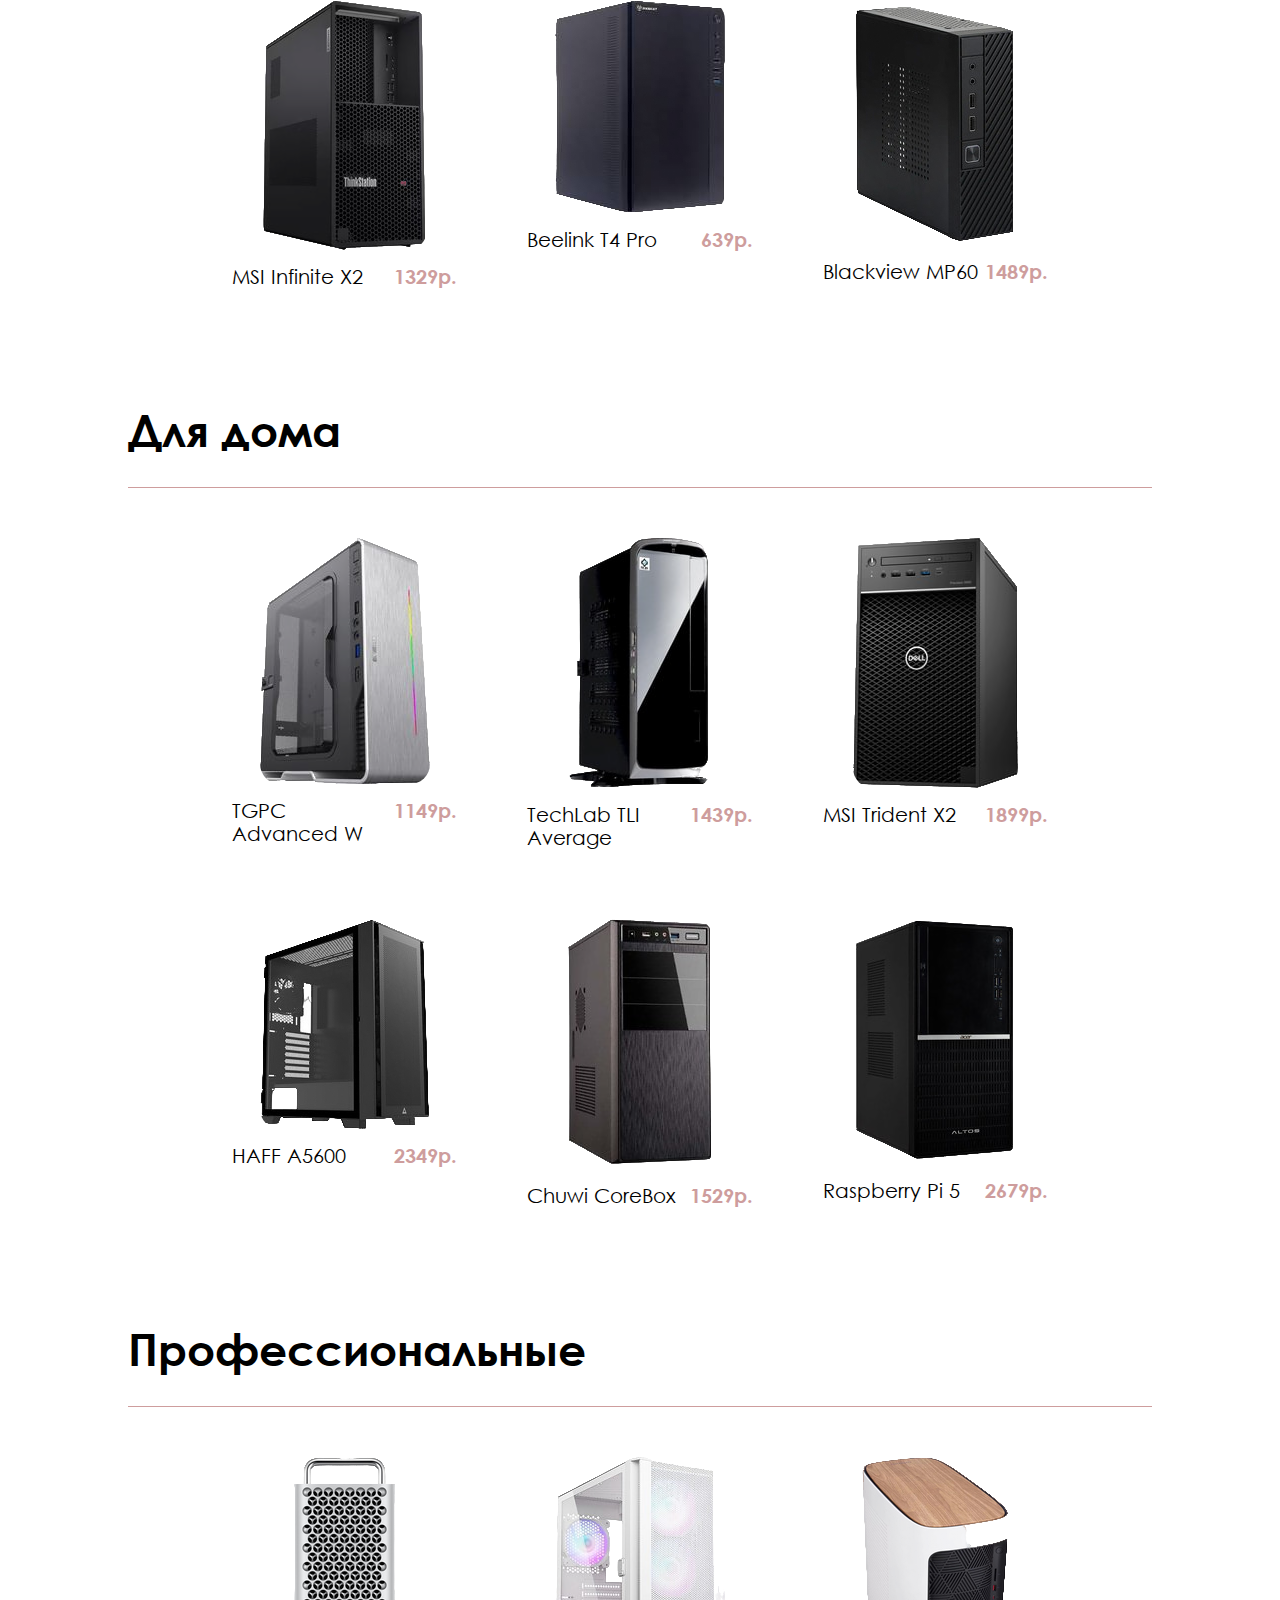
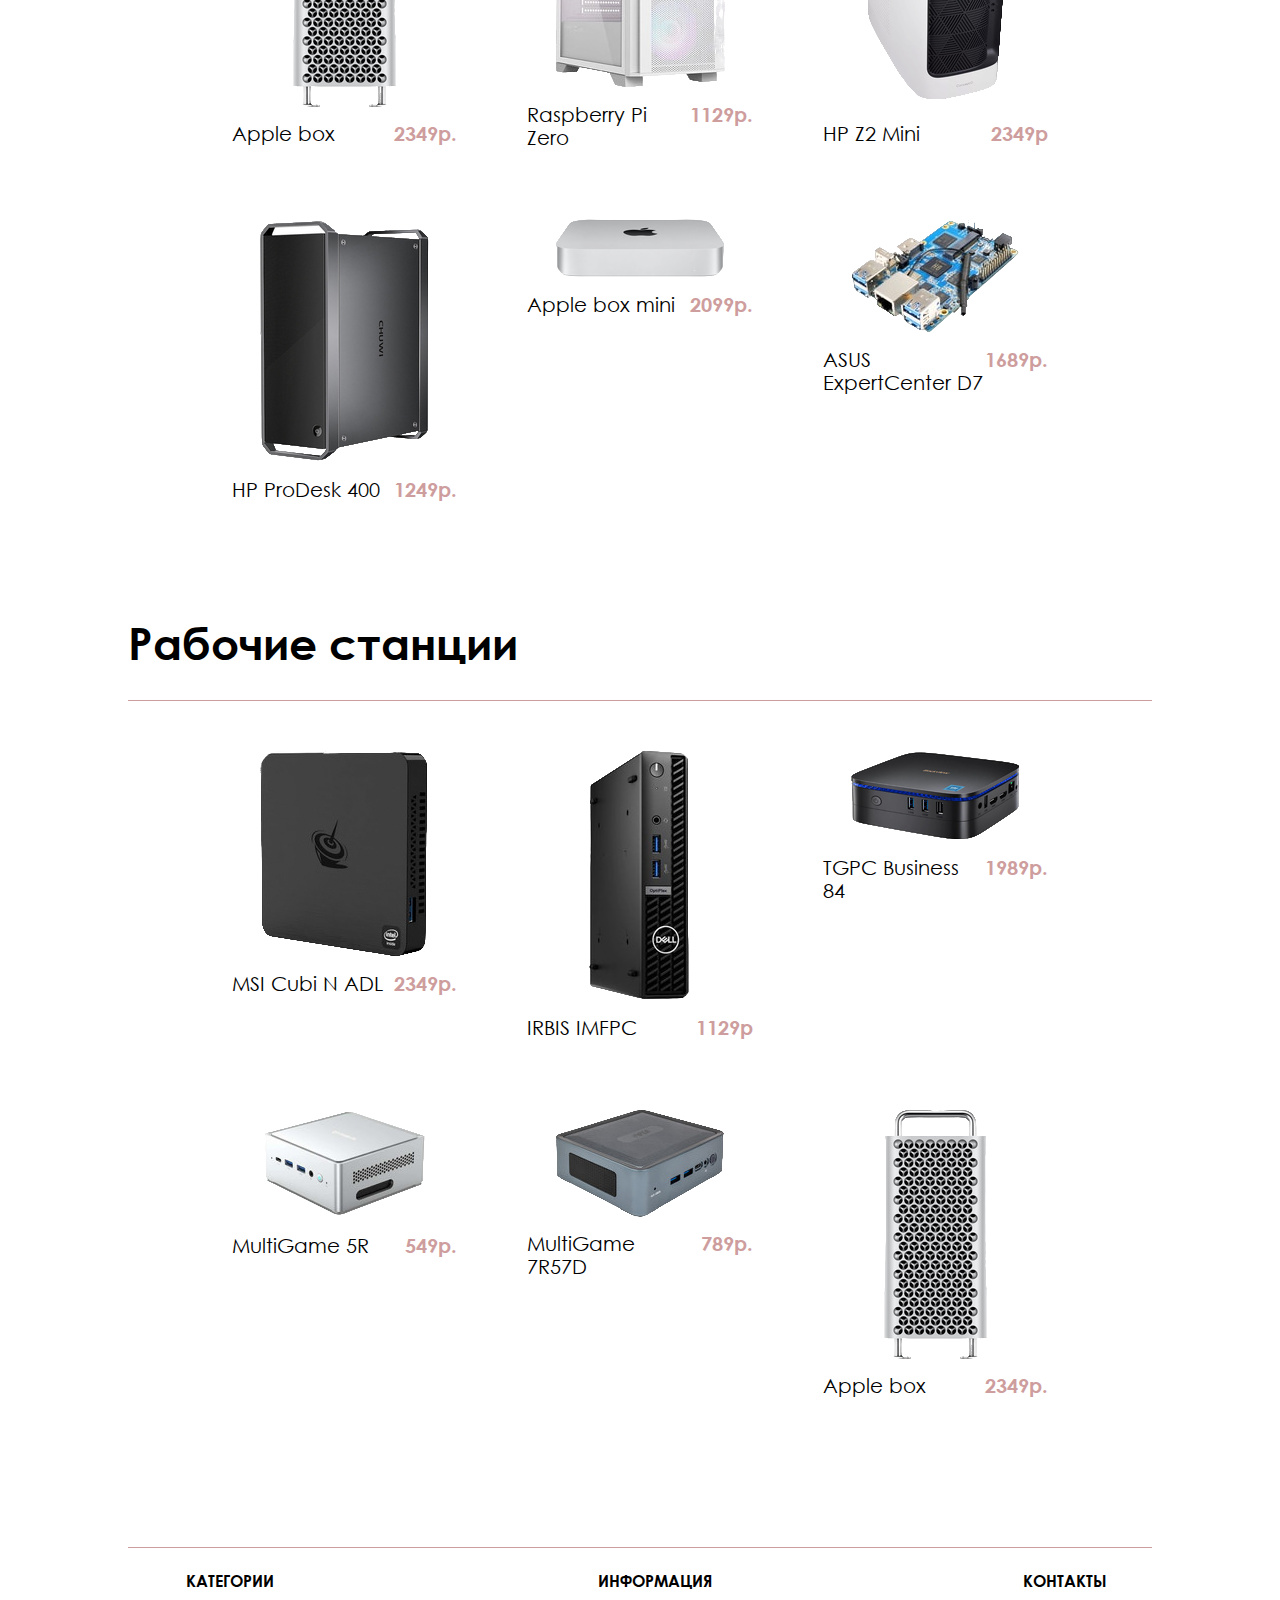
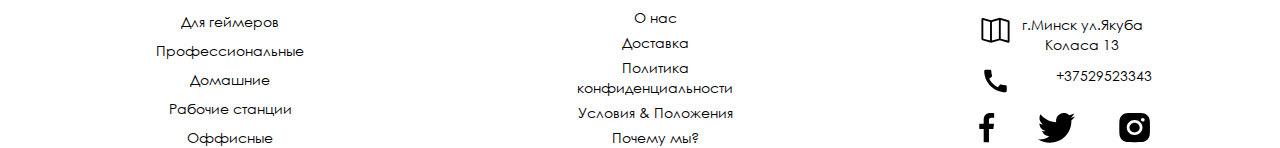
<file: catalog.html>
<!DOCTYPE html>
<html lang="en">
<head>

    <link rel="stylesheet" href="./styles/obnulator.css">
    <link rel="stylesheet" href="./styles/catalog.css">

    <meta charset="UTF-8">
    <meta http-equiv="X-UA-Compatible" content="IE=edge">
    <meta name="viewport" content="width=device-width, initial-scale=1.0">

    <title>MirIt</title>
</head>

<body>

    <nav>
        <div class="nav">
            <figure class="nav__logo">
              <a href="index.html">
                <svg version="1.0"class="white" xmlns="http://www.w3.org/2000/svg"
 width="150px" height="150px" viewBox="0 0 500.000000 500.000000"
 preserveAspectRatio="xMidYMid meet">

 <g transform="translate(0.000000,500.000000) scale(0.100000,-0.100000)"
 fill="#000000" stroke="none">
 <path d="M940 2721 l0 -281 60 0 60 0 2 168 3 167 65 -95 65 -95 45 0 44 0 66
 94 65 94 5 -164 5 -164 58 -3 57 -3 0 281 0 280 -49 0 -49 0 -98 -144 c-63
 -92 -103 -141 -109 -135 -5 5 -50 69 -101 142 l-91 132 -52 3 -51 3 0 -280z"/>
 <path d="M1852 2723 l3 -278 58 -3 57 -3 0 281 0 280 -60 0 -60 0 2 -277z"/>
 <path d="M2280 2720 l0 -281 58 3 57 3 3 88 3 88 42 -3 c41 -3 43 -5 93 -88
 l50 -85 67 -3 c37 -2 67 1 67 5 0 4 -23 47 -51 96 l-52 89 33 26 c100 78 90
 246 -18 310 -45 26 -54 27 -199 30 l-153 4 0 -282z m274 159 c35 -16 52 -69
 34 -106 -18 -38 -53 -53 -125 -53 l-63 0 0 85 0 85 65 0 c35 0 75 -5 89 -11z"/>
 <path d="M2780 2885 l0 -95 525 0 525 0 0 95 0 95 -525 0 -525 0 0 -95z"/>
 <path d="M2860 2340 l0 -280 60 0 60 0 0 280 0 280 -60 0 -60 0 0 -280z"/>
 <path d="M3250 2560 l0 -60 85 0 85 0 2 -217 3 -218 60 0 60 0 -3 164 c-2 91
 -1 189 3 218 l6 53 85 0 84 0 0 60 0 60 -235 0 -235 0 0 -60z"/>
 <path d="M900 2150 l0 -90 905 0 905 0 0 90 0 90 -905 0 -905 0 0 -90z"/>
 </g>
</svg>
              </a>                 
           </figure>
           <div class="nav__links">
            <div class="nav__links__text">
                <button class="ham">
                    
                    <span class="menuIcon material-icons">
                      menu
                    </span>
                    <span class="xIcon material-icons">
                      close
                    </span>
                  </button>
                  <ul class="menu">
                    <li><a class="menuLink" href="catalog.html">КАТАЛОГ</a></li>
                    <li><a class="menuLink" href="services.html">УСЛУГИ</a></li>
                    <li><a class="menuLink" href="#contactUs">КОНТАКТЫ</a></li>
                  </ul>
             </div>
        
                <figure class="nav__links__img">
                    <a href="shopping_cart.html">
                        <svg class="white" width="27" height="27" viewBox="0 0 27 27" fill="none" xmlns="http://www.w3.org/2000/svg">
                            <path d="M20.53 8.4375V6.75C20.53 3.02801 17.1809 0 13.0645 0C8.94803 0 5.59908 3.02801 5.59908 6.75V8.4375H0V22.7812C0 25.1112 2.08898 27 4.6659 27H21.4631C24.0401 27 26.129 25.1112 26.129 22.7812V8.4375H20.53ZM9.3318 6.75C9.3318 4.889 11.0063 3.375 13.0645 3.375C15.1228 3.375 16.7972 4.889 16.7972 6.75V8.4375H9.3318V6.75ZM18.6636 13.0781C17.8905 13.0781 17.2638 12.5115 17.2638 11.8125C17.2638 11.1135 17.8905 10.5469 18.6636 10.5469C19.4367 10.5469 20.0634 11.1135 20.0634 11.8125C20.0634 12.5115 19.4367 13.0781 18.6636 13.0781ZM7.46544 13.0781C6.69236 13.0781 6.06567 12.5115 6.06567 11.8125C6.06567 11.1135 6.69236 10.5469 7.46544 10.5469C8.23852 10.5469 8.86521 11.1135 8.86521 11.8125C8.86521 12.5115 8.23852 13.0781 7.46544 13.0781Z" fill="black"/>
                        </svg>
                        <svg class="gray" width="27" height="27" viewBox="0 0 27 27" fill="none" xmlns="http://www.w3.org/2000/svg">
                            <path d="M20.53 8.4375V6.75C20.53 3.02801 17.1809 0 13.0645 0C8.94803 0 5.59908 3.02801 5.59908 6.75V8.4375H0V22.7812C0 25.1112 2.08898 27 4.6659 27H21.4631C24.0401 27 26.129 25.1112 26.129 22.7812V8.4375H20.53ZM9.3318 6.75C9.3318 4.889 11.0063 3.375 13.0645 3.375C15.1228 3.375 16.7972 4.889 16.7972 6.75V8.4375H9.3318V6.75ZM18.6636 13.0781C17.8905 13.0781 17.2638 12.5115 17.2638 11.8125C17.2638 11.1135 17.8905 10.5469 18.6636 10.5469C19.4367 10.5469 20.0634 11.1135 20.0634 11.8125C20.0634 12.5115 19.4367 13.0781 18.6636 13.0781ZM7.46544 13.0781C6.69236 13.0781 6.06567 12.5115 6.06567 11.8125C6.06567 11.1135 6.69236 10.5469 7.46544 10.5469C8.23852 10.5469 8.86521 11.1135 8.86521 11.8125C8.86521 12.5115 8.23852 13.0781 7.46544 13.0781Z" fill="black"/>
                        </svg>
                        
                    </a>
                    <a href="">
                        <svg class="white" width="25" height="25" viewBox="0 0 25 25" fill="none" xmlns="http://www.w3.org/2000/svg">
                            <path d="M10.9167 21.25C13.2094 21.2495 15.436 20.482 17.242 19.0697L22.9202 24.7478L24.7466 22.9214L19.0684 17.2432C20.4815 15.4371 21.2495 13.2099 21.25 10.9167C21.25 5.21912 16.6143 0.583328 10.9167 0.583328C5.21917 0.583328 0.583374 5.21912 0.583374 10.9167C0.583374 16.6142 5.21917 21.25 10.9167 21.25ZM10.9167 3.16666C15.1908 3.16666 18.6667 6.64254 18.6667 10.9167C18.6667 15.1908 15.1908 18.6667 10.9167 18.6667C6.64258 18.6667 3.16671 15.1908 3.16671 10.9167C3.16671 6.64254 6.64258 3.16666 10.9167 3.16666Z" fill="black"/>
                        </svg>
                        <svg class="gray" width="25" height="25" viewBox="0 0 25 25" fill="none" xmlns="http://www.w3.org/2000/svg">
                            <path d="M10.9167 21.25C13.2094 21.2495 15.436 20.482 17.242 19.0697L22.9202 24.7478L24.7466 22.9214L19.0684 17.2432C20.4815 15.4371 21.2495 13.2099 21.25 10.9167C21.25 5.21912 16.6143 0.583328 10.9167 0.583328C5.21917 0.583328 0.583374 5.21912 0.583374 10.9167C0.583374 16.6142 5.21917 21.25 10.9167 21.25ZM10.9167 3.16666C15.1908 3.16666 18.6667 6.64254 18.6667 10.9167C18.6667 15.1908 15.1908 18.6667 10.9167 18.6667C6.64258 18.6667 3.16671 15.1908 3.16671 10.9167C3.16671 6.64254 6.64258 3.16666 10.9167 3.16666Z" fill="gray"/>
                        </svg>
                    </a>
                </figure>
            </div>
        </div>

        <div class="nav__line"></div>
    </nav>

    <main>

        <div class="container">
            <div class="header" id="ForGamers">
                <div>Для геймеров</div>
                <div class="header__line"></div>
            </div>

            <div class="grid">
                <div class="element">
                    <figure>
                        <a href="technique_review.html">
                            <img src="./img/pc1forgames.png" alt="">
                        </a>
                    </figure>
                    <div class="element__about">
                        <div>TGPC Action 7</div>
                        <div class="price">1139р.</div>
                    </div>
                </div>
                <div class="element">
                    <figure>
                        <a href="technique_review.html">
                            <img src="./img/pc2forgames.png" alt="">
                        </a>
                    </figure>
                    <div class="element__about">
                        <div>TGPC Advanced</div>
                        <div class="price">1249р.</div>
                    </div>
                </div>
                <div class="element">
                    <figure>
                        <a href="technique_review.html">
                            <img src="./img/pc3forgames.png" alt="">
                        </a>
                    </figure>
                    <div class="element__about">
                        <div>Jet Gamer</div>
                        <div class="price">1839р.</div>
                    </div>
                </div>
                <div class="element">
                    <figure>
                        <a href="technique_review.html">
                            <img src="./img/pc4forgames.png" alt="">
                        </a>
                    </figure>
                    <div class="element__about">
                        <div>Dell Optiplex Micro</div>
                        <div class="price">1349р.</div>
                    </div>
                </div>
                <div class="element">
                    <figure>
                        <a href="technique_review.html">
                            <img src="./img/pc5forgames.png" alt="">
                        </a>
                    </figure>
                    <div class="element__about">
                        <div>Dell OptiPlex</div>
                        <div class="price">1439р.</div>
                    </div>
                </div>
                <div class="element">
                    <figure>
                        <a href="technique_review.html">
                            <img src="./img/pc6forgames.png" alt="">
                        </a>
                    </figure>
                    <div class="element__about">
                        <div>Jet Multimedia</div>
                        <div class="price">3229р.</div>
                    </div>
                </div>
            </div>

            <div class="header" id="ForOffice">
                <div>Оффисные</div>
                <div class="header__line"></div>
            </div>

            <div class="grid">
                <div class="element">
                    <figure>
                        <a href="technique_review.html">
                            <img src="./img/pc1foroffice.png" alt="">
                        </a>
                    </figure>
                    <div class="element__about">
                        <div>MultiOffice P440</div>
                        <div class="price">539р.</div>
                    </div>
                </div>
                <div class="element">
                    <figure>
                        <a href="technique_review.html">
                            <img src="./img/pc2foroffice.png" alt="">
                        </a>
                    </figure>
                    <div class="element__about">
                        <div>Raspberry PI 3</div>
                        <div class="price">739р.</div>
                    </div>
                </div>
                <div class="element">
                    <figure>
                        <a href="technique_review.html">
                            <img src="./img/pc3foroffice.png" alt="">
                        </a>
                    </figure>
                    <div class="element__about">
                        <div>MultiGame 7R77</div>
                        <div class="price">999р.</div>
                    </div>
                </div>
                <div class="element">
                    <figure>
                        <a href="technique_review.html">
                            <img src="./img/pc4foroffice.png" alt="">
                        </a>
                    </figure>
                    <div class="element__about">
                        <div>MSI Infinite X2</div>
                        <div class="price">1329р.</div>
                    </div>
                </div>
                <div class="element">
                    <figure>
                        <a href="technique_review.html">
                            <img src="./img/pc5foroffice.png" alt="">
                        </a>
                    </figure>
                    <div class="element__about">
                        <div>Beelink T4 Pro</div>
                        <div class="price">639р.</div>
                    </div>
                </div>
                <div class="element">
                    <figure>
                        <a href="technique_review.html">
                            <img src="./img/pc6foroffice.png" alt="">
                        </a>
                    </figure>
                    <div class="element__about">
                        <div>Blackview MP60</div>
                        <div class="price">1489р.</div>
                    </div>
                </div>
            </div>

            <div class="header" id="ForHome">
                <div>Для дома</div>
                <div class="header__line"></div>
            </div>

            <div class="grid">
                <div class="element">
                    <figure>
                        <a href="technique_review.html">
                            <img src="./img/pc1forhome.png" alt="">
                        </a>
                    </figure>
                    <div class="element__about">
                        <div>TGPC Advanced W</div>
                        <div class="price">1149р.</div>
                    </div>
                </div>
                <div class="element">
                    <figure>
                        <a href="technique_review.html">
                            <img src="./img/pc2forhome.png" alt="">
                        </a>
                    </figure>
                    <div class="element__about">
                        <div>TechLab TLI Average</div>
                        <div class="price">1439р.</div>
                    </div>
                </div>
                <div class="element">
                    <figure>
                        <a href="technique_review.html">
                            <img src="./img/pc3forgome.png" alt="">
                        </a>
                    </figure>
                    <div class="element__about">
                        <div>MSI Trident X2 </div>
                        <div class="price">1899р.</div>
                    </div>
                </div>
                <div class="element">
                    <figure>
                        <a href="technique_review.html">
                            <img src="./img/pc4forhome.png" alt="">
                        </a>
                    </figure>
                    <div class="element__about">
                        <div>HAFF A5600</div>
                        <div class="price">2349р.</div>
                    </div>
                </div>
                <div class="element">
                    <figure>
                        <a href="technique_review.html">
                            <img src="./img/pc5forhome.png" alt="">
                        </a>
                    </figure>
                    <div class="element__about">
                        <div>Chuwi CoreBox </div>
                        <div class="price">1529р.</div>
                    </div>
                </div>
                <div class="element">
                    <figure>
                        <a href="technique_review.html">
                            <img src="./img/pc6forhome.png" alt="">
                        </a>
                    </figure>
                    <div class="element__about">
                        <div>Raspberry Pi 5</div>
                        <div class="price">2679р.</div>
                    </div>
                </div>
            </div>

            <div class="header" id="ForProfessionals">
                <div>Профессиональные</div>
                <div class="header__line"></div>
            </div>

            <div class="grid">
                <div class="element">
                    <figure>
                        <a href="technique_review.html">
                            <img src="./img/pc1forprofessional.png" alt="">
                        </a>
                    </figure>
                    <div class="element__about">
                        <div>Apple box</div>
                        <div class="price">2349р.</div>
                    </div>
                </div>
                <div class="element">
                    <figure>
                        <a href="technique_review.html">
                            <img src="./img/pc2forproffesional.png" alt="">
                        </a>
                    </figure>
                    <div class="element__about">
                        <div>Raspberry Pi Zero</div>
                        <div class="price">1129р.</div>
                    </div>
                </div>
                <div class="element">
                    <figure>
                        <a href="technique_review.html">
                            <img src="./img/pc3forproffesional.png" alt="">
                        </a>
                    </figure>
                    <div class="element__about">
                        <div>HP Z2 Mini </div>
                        <div class="price">2349р</div>
                    </div>
                </div>
                <div class="element">
                    <figure>
                        <a href="technique_review.html">
                            <img src="./img/pc4forproffesional.png" alt="">
                        </a>
                    </figure>
                    <div class="element__about">
                        <div>HP ProDesk 400</div>
                        <div class="price">1249р.</div>
                    </div>
                </div>
                <div class="element">
                    <figure>
                        <a href="technique_review.html">
                            <img src="./img/pc5forproffesional.png" alt="">
                        </a>
                    </figure>
                    <div class="element__about">
                        <div>Apple box mini</div>
                        <div class="price">2099р.</div>
                    </div>
                </div>
                <div class="element">
                    <figure>
                        <a href="technique_review.html">
                            <img src="./img/pc6forprofessional.png" alt="">
                        </a>
                    </figure>
                    <div class="element__about">
                        <div>ASUS ExpertCenter D7</div>
                        <div class="price">1689р.</div>
                    </div>
                </div>
            </div>

            <div class="header" id="Workstation">
                <div>Рабочие станции</div>
                <div class="header__line"></div>
            </div>

            <div class="grid">
                <div class="element">
                    <figure>
                        <a href="technique_review.html">
                            <img src="./img/worstation.png" alt="">
                        </a>
                    </figure>
                    <div class="element__about">
                        <div>MSI Cubi N ADL</div>
                        <div class="price">2349р.</div>
                    </div>
                </div>
                <div class="element">
                    <figure>
                        <a href="technique_review.html">
                            <img src="./img/workstation2.png" alt="">
                        </a>
                    </figure>
                    <div class="element__about">
                        <div>IRBIS IMFPC</div>
                        <div class="price">1129р</div>
                    </div>
                </div>
                <div class="element">
                    <figure>
                        <a href="technique_review.html">
                            <img src="./img/workstation3.png" alt="">
                        </a>
                    </figure>
                    <div class="element__about">
                        <div>TGPC Business 84</div>
                        <div class="price">1989р.</div>
                    </div>
                </div>
                <div class="element">
                    <figure>
                        <a href="technique_review.html">
                            <img src="./img/workstation4.png" alt="">
                        </a>
                    </figure>
                    <div class="element__about">
                        <div>MultiGame 5R</div>
                        <div class="price">549р.</div>
                    </div>
                </div>
                <div class="element">
                    <figure>
                        <a href="technique_review.html">
                            <img src="./img/workstation5.png" alt="">
                        </a>
                    </figure>
                    <div class="element__about">
                        <div>MultiGame 7R57D</div>
                        <div class="price">789р.</div>
                    </div>
                </div>
                <div class="element">
                    <figure>
                        <a href="technique_review.html">
                            <img src="./img/pc1forprofessional.png" alt="">
                        </a>
                    </figure>
                    <div class="element__about">
                        <div>Apple box</div>
                        <div class="price">2349р.</div>
                    </div>
                </div>
            </div>
        </div>

    </main>

    <footer>
        <div class="footer" id="contactUs">
            <div class="footer__line"></div>
            <div class="footer__info">
                <div class="footer__info__categories">
                    <div class="footer__info__header">КАТЕГОРИИ</div>
                    <div><a href="#Monobouquets">Для геймеров</a></div>
                    <div><a href="#Love&Romance">Профессиональные</a></div>
                    <div><a href="#Roses">Домашние</a></div>
                    <div><a href="&Pions">Рабочие станции</a></div>
                    <div><a href="#Wedding">Оффисные</a></div>
                </div>
                <div class="footer__info__information">
                    <div class="footer__info__header">ИНФОРМАЦИЯ</div>
                    <div><a href="services.html">О нас</a></div>
                    <div><a href="services.html">Доставка</a></div>
                    <div><a href="services.html">Политика конфиденциальности</a></div>
                    <div><a href="services.html">Условия & Положения</a></div>
                    <div><a href="services.html">Почему мы?</a></div>
                </div>
                <div class="footer__info__contactUs">
                    <div class="footer__info__header">КОНТАКТЫ</div>
                    <div class="footer__info__contactUs__map">
                        <figure>
                            <svg width="35" height="35" viewBox="0 0 35 35" fill="none" xmlns="http://www.w3.org/2000/svg">
                                <path d="M32.7076 6.0855L22.5312 3.23901L12.3252 6.11394L2.83411 3.42153C2.63073 3.36383 2.41675 3.35408 2.20896 3.39304C2.00118 3.432 1.80526 3.51862 1.63661 3.64608C1.46795 3.77355 1.33115 3.93838 1.23696 4.12765C1.14277 4.31691 1.09375 4.52543 1.09375 4.73684V28.02C1.09478 28.3768 1.21165 28.7236 1.42676 29.0083C1.64187 29.2929 1.9436 29.5 2.28655 29.5984L12.3229 32.4456L22.5334 29.5694L32.1709 32.2652C32.3741 32.322 32.5877 32.3311 32.7949 32.2916C33.0022 32.2521 33.1975 32.1652 33.3656 32.0376C33.5337 31.9101 33.6699 31.7453 33.7637 31.5563C33.8575 31.3673 33.9063 31.1592 33.9062 30.9482V7.66549C33.9053 7.30763 33.7879 6.95981 33.5716 6.67471C33.3553 6.38961 33.052 6.18276 32.7076 6.0855ZM11.1426 29.8366L3.28125 27.6064V5.82218L11.1426 8.05233V29.8366ZM21.4385 27.6048L13.3301 29.8888V8.10347L21.4385 5.81944V27.6048ZM31.7188 29.8669L23.626 27.6035V5.81664L31.7188 8.08009V29.8669Z" fill="black"/>
                            </svg>                                
                        </figure>
                        <div>г.Минск ул.Якуба Коласа 13</div>
                    </div>
                    <div class="footer__info__contactUs__call">
                        <figure>
                            <svg width="35" height="35" viewBox="0 0 35 35" fill="none" xmlns="http://www.w3.org/2000/svg">
                                <path d="M29.1812 22.4292C27.3875 22.4292 25.6521 22.1375 24.0333 21.6125C23.7797 21.5265 23.5071 21.5138 23.2465 21.5757C22.986 21.6376 22.7482 21.7717 22.5604 21.9625L20.2708 24.8354C16.1437 22.8667 12.2792 19.1479 10.2229 14.875L13.0667 12.4542C13.4604 12.0458 13.5771 11.4771 13.4167 10.9667C12.8771 9.34792 12.6 7.6125 12.6 5.81875C12.6 5.03125 11.9437 4.375 11.1562 4.375H6.11042C5.32292 4.375 4.375 4.725 4.375 5.81875C4.375 19.3667 15.6479 30.625 29.1812 30.625C30.2167 30.625 30.625 29.7063 30.625 28.9042V23.8729C30.625 23.0854 29.9687 22.4292 29.1812 22.4292Z" fill="black"/>
                            </svg>                                 
                        </figure>
                        <div>+37529523343</div>
                    </div>
                    <div class="footer__info__contactUs__icons">
                        <figure>
                            <a href="https://vk.com/the_worth_guy">
                                <svg class="white" width="18" height="35" viewBox="0 0 18 35" fill="none" xmlns="http://www.w3.org/2000/svg">
                                    <path d="M11.2797 34.1251V18.5599H16.4007L17.1686 12.4922H11.2809V8.61461C11.2809 6.86346 11.7568 5.66142 14.2247 5.66142H17.3734V0.237854C15.8504 0.0748206 14.3198 -0.00451282 12.7884 0.000198048C8.25003 0.000198048 5.13695 2.82705 5.13695 8.01797V12.4922H0V18.5599H5.13695V34.1251H11.2797Z" fill="black"/>
                                </svg>  
                                <svg class="gray" width="18" height="35" viewBox="0 0 18 35" fill="none" xmlns="http://www.w3.org/2000/svg">
                                    <path d="M11.2797 34.1251V18.5599H16.4007L17.1686 12.4922H11.2809V8.61461C11.2809 6.86346 11.7568 5.66142 14.2247 5.66142H17.3734V0.237854C15.8504 0.0748206 14.3198 -0.00451282 12.7884 0.000198048C8.25003 0.000198048 5.13695 2.82705 5.13695 8.01797V12.4922H0V18.5599H5.13695V34.1251H11.2797Z" fill="gray"/>
                                </svg>
                            </a>                              
                        </figure>
                        <figure>
                            <a href="https://vk.com/the_worth_guy">
                                <svg class="white" width="39" height="30" viewBox="0 0 39 30" fill="none" xmlns="http://www.w3.org/2000/svg">
                                    <path d="M38.1615 3.50362C36.767 4.11105 35.2876 4.50973 33.7728 4.68638C35.3672 3.74801 36.5607 2.27322 37.1316 0.535908C35.6301 1.41163 33.988 2.03039 32.2754 2.36577C31.1233 1.16261 29.5995 0.365881 27.9399 0.098847C26.2803 -0.168187 24.5773 0.109359 23.0945 0.888551C21.6117 1.66774 20.4316 2.90514 19.737 4.4093C19.0423 5.91345 18.8717 7.60052 19.2516 9.20947C16.2128 9.0598 13.2399 8.28416 10.5261 6.93289C7.81223 5.58163 5.41808 3.68495 3.49905 1.366C2.52338 3.0192 2.22551 4.97531 2.66602 6.83651C3.10652 8.69772 4.25232 10.3243 5.87041 11.3854C4.65658 11.3461 3.46975 11.0233 2.40823 10.4438V10.537C2.41159 12.2663 3.02221 13.9415 4.13707 15.2801C5.25194 16.6187 6.8028 17.5386 8.52802 17.8847C7.87137 18.0588 7.19422 18.1472 6.51406 18.1475C6.03119 18.1476 5.54951 18.1008 5.076 18.0078C5.56359 19.4993 6.51382 20.8037 7.7937 21.7386C9.07357 22.6734 10.619 23.1918 12.2138 23.2213C9.50755 25.3046 6.16689 26.4341 2.72836 26.4285C2.11666 26.4302 1.50534 26.398 0.897339 26.332C4.39087 28.5407 8.45875 29.7131 12.6135 29.709C15.4747 29.7284 18.3113 29.1893 20.9585 28.123C23.6057 27.0566 26.0108 25.4843 28.034 23.4973C30.0572 21.5103 31.6582 19.1482 32.7439 16.5484C33.8297 13.9486 34.3787 11.1627 34.3588 8.35277L34.3334 7.38127C35.838 6.32701 37.135 5.01313 38.1615 3.50362Z" fill="black"/>
                                 </svg>
                                 <svg class="gray" width="39" height="30" viewBox="0 0 39 30" fill="none" xmlns="http://www.w3.org/2000/svg">
                                    <path d="M38.1615 3.50362C36.767 4.11105 35.2876 4.50973 33.7728 4.68638C35.3672 3.74801 36.5607 2.27322 37.1316 0.535908C35.6301 1.41163 33.988 2.03039 32.2754 2.36577C31.1233 1.16261 29.5995 0.365881 27.9399 0.098847C26.2803 -0.168187 24.5773 0.109359 23.0945 0.888551C21.6117 1.66774 20.4316 2.90514 19.737 4.4093C19.0423 5.91345 18.8717 7.60052 19.2516 9.20947C16.2128 9.0598 13.2399 8.28416 10.5261 6.93289C7.81223 5.58163 5.41808 3.68495 3.49905 1.366C2.52338 3.0192 2.22551 4.97531 2.66602 6.83651C3.10652 8.69772 4.25232 10.3243 5.87041 11.3854C4.65658 11.3461 3.46975 11.0233 2.40823 10.4438V10.537C2.41159 12.2663 3.02221 13.9415 4.13707 15.2801C5.25194 16.6187 6.8028 17.5386 8.52802 17.8847C7.87137 18.0588 7.19422 18.1472 6.51406 18.1475C6.03119 18.1476 5.54951 18.1008 5.076 18.0078C5.56359 19.4993 6.51382 20.8037 7.7937 21.7386C9.07357 22.6734 10.619 23.1918 12.2138 23.2213C9.50755 25.3046 6.16689 26.4341 2.72836 26.4285C2.11666 26.4302 1.50534 26.398 0.897339 26.332C4.39087 28.5407 8.45875 29.7131 12.6135 29.709C15.4747 29.7284 18.3113 29.1893 20.9585 28.123C23.6057 27.0566 26.0108 25.4843 28.034 23.4973C30.0572 21.5103 31.6582 19.1482 32.7439 16.5484C33.8297 13.9486 34.3787 11.1627 34.3588 8.35277L34.3334 7.38127C35.838 6.32701 37.135 5.01313 38.1615 3.50362Z" fill="gray"/>
                                 </svg>
                            </a>
                        </figure>
                        <figure>
                            <a href="https://vk.com/the_worth_guy">
                                <svg class="white" width="35" height="34" viewBox="0 0 35 34" fill="none" xmlns="http://www.w3.org/2000/svg">
                                    <path d="M17.6218 11.0171C14.4317 11.0171 11.8283 13.4941 11.8283 16.5292C11.8283 19.5644 14.4317 22.0413 17.6218 22.0413C20.8119 22.0413 23.4153 19.5644 23.4153 16.5292C23.4153 13.4941 20.8119 11.0171 17.6218 11.0171ZM34.9979 16.5292C34.9979 14.2467 35.0196 11.9848 34.8849 9.70632C34.7502 7.05985 34.1156 4.71111 32.0816 2.77588C30.0432 0.83652 27.5789 0.236931 24.7974 0.108743C22.3983 -0.0194456 20.0209 0.00122996 17.6261 0.00122996C15.227 0.00122996 12.8496 -0.0194456 10.4549 0.108743C7.67332 0.236931 5.20467 0.840656 3.17065 2.77588C1.13228 4.71525 0.502078 7.05985 0.367346 9.70632C0.232613 11.9889 0.254345 14.2508 0.254345 16.5292C0.254345 18.8077 0.232613 21.0737 0.367346 23.3522C0.502078 25.9986 1.13662 28.3474 3.17065 30.2826C5.20902 32.2219 7.67332 32.8215 10.4549 32.9497C12.854 33.0779 15.2314 33.0572 17.6261 33.0572C20.0252 33.0572 22.4026 33.0779 24.7974 32.9497C27.5789 32.8215 30.0476 32.2178 32.0816 30.2826C34.12 28.3432 34.7502 25.9986 34.8849 23.3522C35.024 21.0737 34.9979 18.8118 34.9979 16.5292ZM17.6218 25.0103C12.6888 25.0103 8.70771 21.2226 8.70771 16.5292C8.70771 11.8359 12.6888 8.04814 17.6218 8.04814C22.5547 8.04814 26.5358 11.8359 26.5358 16.5292C26.5358 21.2226 22.5547 25.0103 17.6218 25.0103ZM26.9009 9.6815C25.7492 9.6815 24.8191 8.79659 24.8191 7.70079C24.8191 6.60499 25.7492 5.72008 26.9009 5.72008C28.0527 5.72008 28.9828 6.60499 28.9828 7.70079C28.9831 7.96099 28.9295 8.21871 28.825 8.45916C28.7205 8.69962 28.5671 8.9181 28.3738 9.1021C28.1804 9.28609 27.9507 9.43197 27.698 9.5314C27.4453 9.63082 27.1744 9.68183 26.9009 9.6815Z" fill="black"/>
                                </svg>
                                <svg class="gray" width="35" height="34" viewBox="0 0 35 34" fill="none" xmlns="http://www.w3.org/2000/svg">
                                    <path d="M17.6218 11.0171C14.4317 11.0171 11.8283 13.4941 11.8283 16.5292C11.8283 19.5644 14.4317 22.0413 17.6218 22.0413C20.8119 22.0413 23.4153 19.5644 23.4153 16.5292C23.4153 13.4941 20.8119 11.0171 17.6218 11.0171ZM34.9979 16.5292C34.9979 14.2467 35.0196 11.9848 34.8849 9.70632C34.7502 7.05985 34.1156 4.71111 32.0816 2.77588C30.0432 0.83652 27.5789 0.236931 24.7974 0.108743C22.3983 -0.0194456 20.0209 0.00122996 17.6261 0.00122996C15.227 0.00122996 12.8496 -0.0194456 10.4549 0.108743C7.67332 0.236931 5.20467 0.840656 3.17065 2.77588C1.13228 4.71525 0.502078 7.05985 0.367346 9.70632C0.232613 11.9889 0.254345 14.2508 0.254345 16.5292C0.254345 18.8077 0.232613 21.0737 0.367346 23.3522C0.502078 25.9986 1.13662 28.3474 3.17065 30.2826C5.20902 32.2219 7.67332 32.8215 10.4549 32.9497C12.854 33.0779 15.2314 33.0572 17.6261 33.0572C20.0252 33.0572 22.4026 33.0779 24.7974 32.9497C27.5789 32.8215 30.0476 32.2178 32.0816 30.2826C34.12 28.3432 34.7502 25.9986 34.8849 23.3522C35.024 21.0737 34.9979 18.8118 34.9979 16.5292ZM17.6218 25.0103C12.6888 25.0103 8.70771 21.2226 8.70771 16.5292C8.70771 11.8359 12.6888 8.04814 17.6218 8.04814C22.5547 8.04814 26.5358 11.8359 26.5358 16.5292C26.5358 21.2226 22.5547 25.0103 17.6218 25.0103ZM26.9009 9.6815C25.7492 9.6815 24.8191 8.79659 24.8191 7.70079C24.8191 6.60499 25.7492 5.72008 26.9009 5.72008C28.0527 5.72008 28.9828 6.60499 28.9828 7.70079C28.9831 7.96099 28.9295 8.21871 28.825 8.45916C28.7205 8.69962 28.5671 8.9181 28.3738 9.1021C28.1804 9.28609 27.9507 9.43197 27.698 9.5314C27.4453 9.63082 27.1744 9.68183 26.9009 9.6815Z" fill="gray"/>
                                </svg> 
                            </a>                               
                        </figure>
                    </div>
                </div>
            </div>
        </div>
    </footer>
    <script>
    var menu = document.querySelector(".menu")
var ham = document.querySelector(".ham")
var xIcon = document.querySelector(".xIcon")
var menuIcon = document.querySelector(".menuIcon")

ham.addEventListener("click", toggleMenu)

function toggleMenu() {
  if (menu.classList.contains("showMenu")) {
    menu.classList.remove("showMenu");
    xIcon.style.display = "none";
    menuIcon.style.display = "block";
  } else {
    menu.classList.add("showMenu");
    xIcon.style.display = "block";
    menuIcon.style.display = "none";
  }
}

var menuLinks = document.querySelectorAll(".menuLink")

menuLinks.forEach(
  function (menuLink) {
    menuLink.addEventListener("click", toggleMenu)
  }
)
    </script>
</body>

</html>
</file>
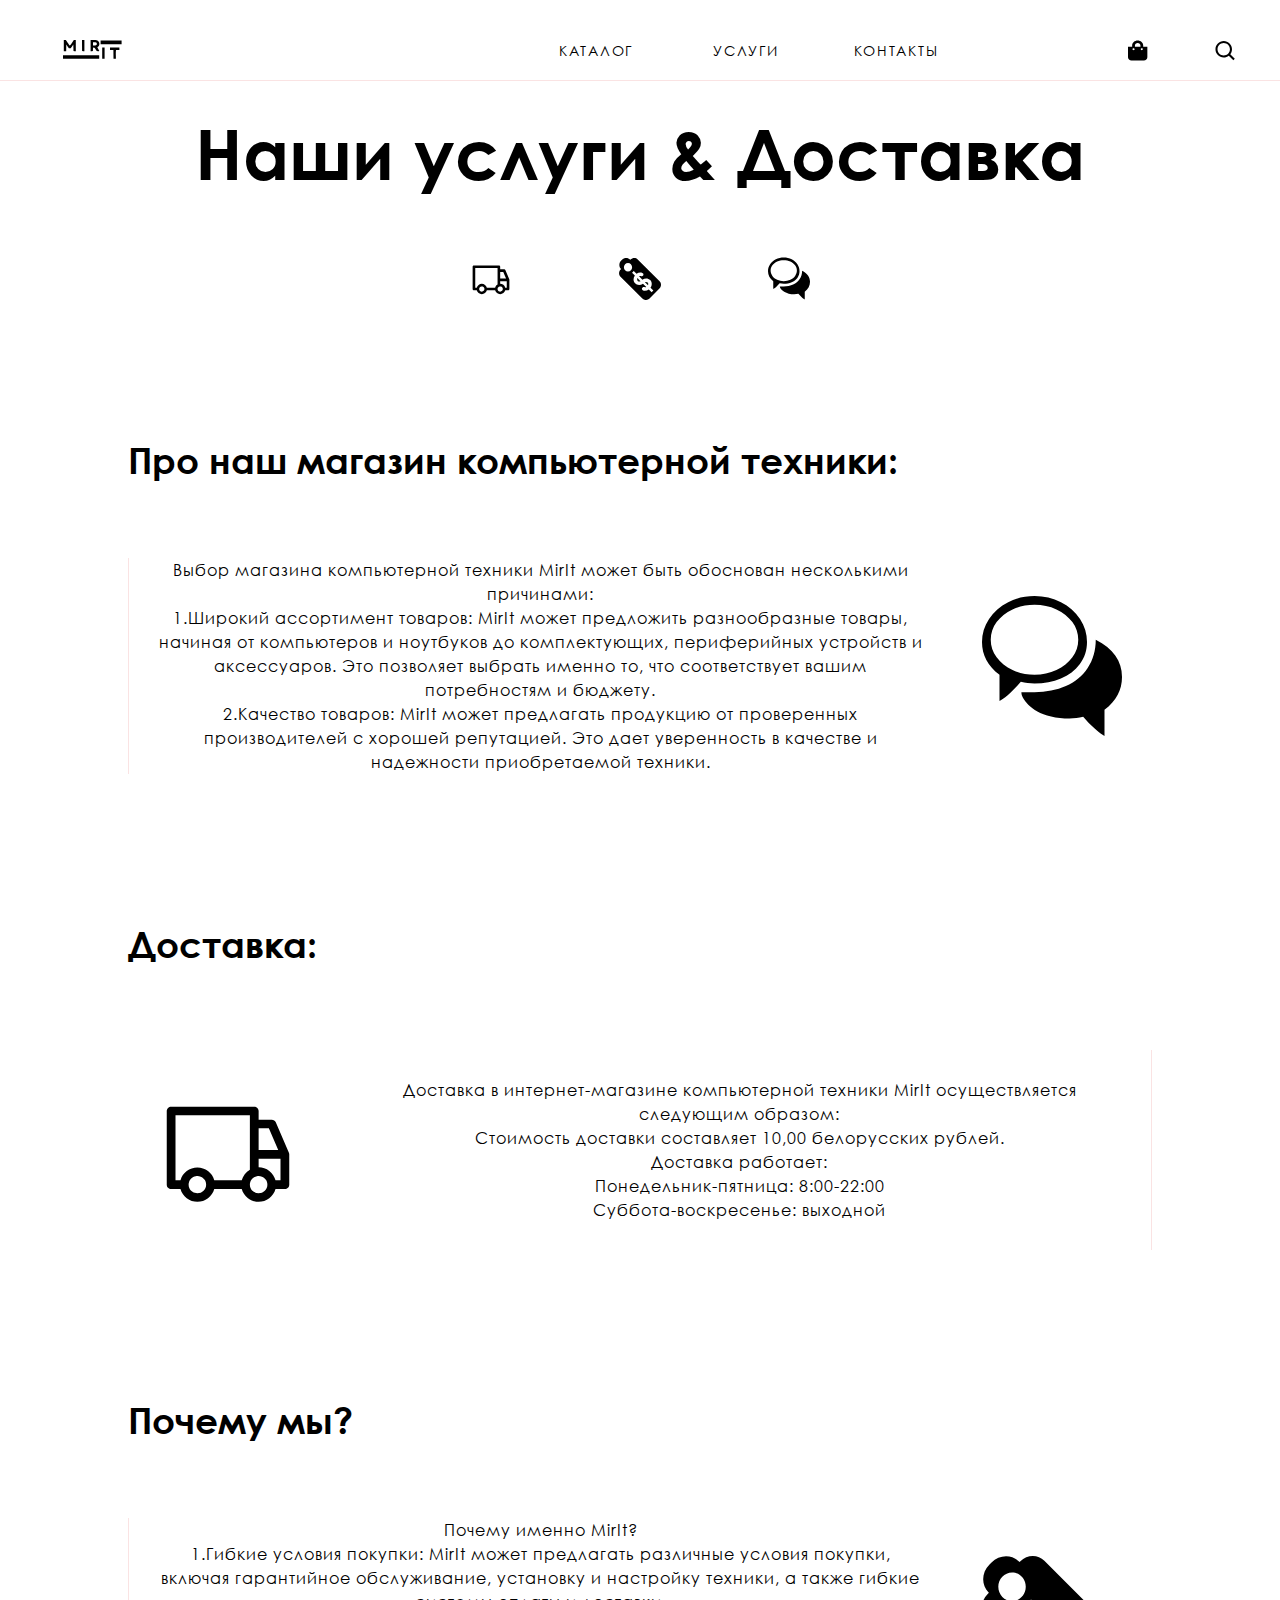
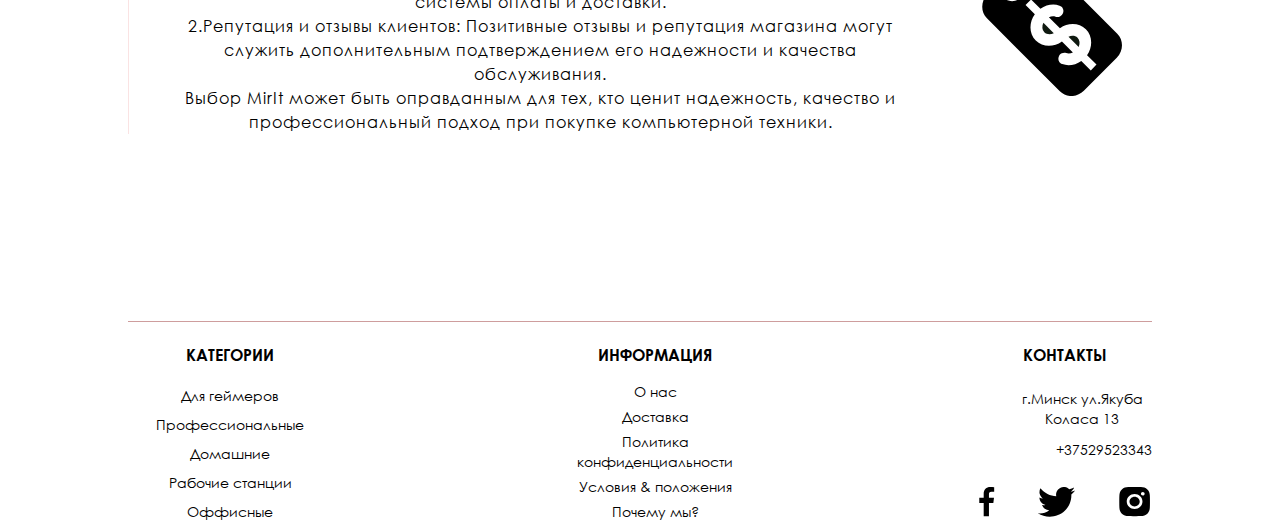
<file: services.html>
<!DOCTYPE html>
<html lang="en">
<head>

    <link rel="stylesheet" href="./styles/obnulator.css">
    <link rel="stylesheet" href="./styles/services.css">
    
    <meta charset="UTF-8">
    <meta http-equiv="X-UA-Compatible" content="IE=edge">
    <meta name="viewport" content="width=device-width, initial-scale=1.0">

    <title>MirIt</title>
</head>

<body>
    
    <nav>
        <div class="nav">
            <figure class="nav__logo">
              <a href="index.html">
                <svg version="1.0"class="white" xmlns="http://www.w3.org/2000/svg"
                width="150px" height="150px" viewBox="0 0 500.000000 500.000000"
                preserveAspectRatio="xMidYMid meet">
               
               <g transform="translate(0.000000,500.000000) scale(0.100000,-0.100000)"
               fill="#000000" stroke="none">
               <path d="M940 2721 l0 -281 60 0 60 0 2 168 3 167 65 -95 65 -95 45 0 44 0 66
               94 65 94 5 -164 5 -164 58 -3 57 -3 0 281 0 280 -49 0 -49 0 -98 -144 c-63
               -92 -103 -141 -109 -135 -5 5 -50 69 -101 142 l-91 132 -52 3 -51 3 0 -280z"/>
               <path d="M1852 2723 l3 -278 58 -3 57 -3 0 281 0 280 -60 0 -60 0 2 -277z"/>
               <path d="M2280 2720 l0 -281 58 3 57 3 3 88 3 88 42 -3 c41 -3 43 -5 93 -88
               l50 -85 67 -3 c37 -2 67 1 67 5 0 4 -23 47 -51 96 l-52 89 33 26 c100 78 90
               246 -18 310 -45 26 -54 27 -199 30 l-153 4 0 -282z m274 159 c35 -16 52 -69
               34 -106 -18 -38 -53 -53 -125 -53 l-63 0 0 85 0 85 65 0 c35 0 75 -5 89 -11z"/>
               <path d="M2780 2885 l0 -95 525 0 525 0 0 95 0 95 -525 0 -525 0 0 -95z"/>
               <path d="M2860 2340 l0 -280 60 0 60 0 0 280 0 280 -60 0 -60 0 0 -280z"/>
               <path d="M3250 2560 l0 -60 85 0 85 0 2 -217 3 -218 60 0 60 0 -3 164 c-2 91
               -1 189 3 218 l6 53 85 0 84 0 0 60 0 60 -235 0 -235 0 0 -60z"/>
               <path d="M900 2150 l0 -90 905 0 905 0 0 90 0 90 -905 0 -905 0 0 -90z"/>
               </g>
               </svg>
              </a>                 
           </figure>
           <div class="nav__links">
            <div class="nav__links__text">
                <button class="ham">
                    
                    <span class="menuIcon material-icons">
                      menu
                    </span>
                    <span class="xIcon material-icons">
                      close
                    </span>
                  </button>
                  <ul class="menu">
                    <li><a class="menuLink" href="catalog.html">КАТАЛОГ</a></li>
                    <li><a class="menuLink" href="services.html">УСЛУГИ</a></li>
                    <li><a class="menuLink" href="#contactUs">КОНТАКТЫ</a></li>
                  </ul>
             </div>
                <figure class="nav__links__img">
                    <a href="shopping_cart.html">
                        <svg class="white" width="27" height="27" viewBox="0 0 27 27" fill="none" xmlns="http://www.w3.org/2000/svg">
                            <path d="M20.53 8.4375V6.75C20.53 3.02801 17.1809 0 13.0645 0C8.94803 0 5.59908 3.02801 5.59908 6.75V8.4375H0V22.7812C0 25.1112 2.08898 27 4.6659 27H21.4631C24.0401 27 26.129 25.1112 26.129 22.7812V8.4375H20.53ZM9.3318 6.75C9.3318 4.889 11.0063 3.375 13.0645 3.375C15.1228 3.375 16.7972 4.889 16.7972 6.75V8.4375H9.3318V6.75ZM18.6636 13.0781C17.8905 13.0781 17.2638 12.5115 17.2638 11.8125C17.2638 11.1135 17.8905 10.5469 18.6636 10.5469C19.4367 10.5469 20.0634 11.1135 20.0634 11.8125C20.0634 12.5115 19.4367 13.0781 18.6636 13.0781ZM7.46544 13.0781C6.69236 13.0781 6.06567 12.5115 6.06567 11.8125C6.06567 11.1135 6.69236 10.5469 7.46544 10.5469C8.23852 10.5469 8.86521 11.1135 8.86521 11.8125C8.86521 12.5115 8.23852 13.0781 7.46544 13.0781Z" fill="black"/>
                        </svg>
                        <svg class="gray" width="27" height="27" viewBox="0 0 27 27" fill="none" xmlns="http://www.w3.org/2000/svg">
                            <path d="M20.53 8.4375V6.75C20.53 3.02801 17.1809 0 13.0645 0C8.94803 0 5.59908 3.02801 5.59908 6.75V8.4375H0V22.7812C0 25.1112 2.08898 27 4.6659 27H21.4631C24.0401 27 26.129 25.1112 26.129 22.7812V8.4375H20.53ZM9.3318 6.75C9.3318 4.889 11.0063 3.375 13.0645 3.375C15.1228 3.375 16.7972 4.889 16.7972 6.75V8.4375H9.3318V6.75ZM18.6636 13.0781C17.8905 13.0781 17.2638 12.5115 17.2638 11.8125C17.2638 11.1135 17.8905 10.5469 18.6636 10.5469C19.4367 10.5469 20.0634 11.1135 20.0634 11.8125C20.0634 12.5115 19.4367 13.0781 18.6636 13.0781ZM7.46544 13.0781C6.69236 13.0781 6.06567 12.5115 6.06567 11.8125C6.06567 11.1135 6.69236 10.5469 7.46544 10.5469C8.23852 10.5469 8.86521 11.1135 8.86521 11.8125C8.86521 12.5115 8.23852 13.0781 7.46544 13.0781Z" fill="gray"/>
                        </svg>     
                    </a>
                    <a href="">
                        <svg class="white" width="25" height="25" viewBox="0 0 25 25" fill="none" xmlns="http://www.w3.org/2000/svg">
                            <path d="M10.9167 21.25C13.2094 21.2495 15.436 20.482 17.242 19.0697L22.9202 24.7478L24.7466 22.9214L19.0684 17.2432C20.4815 15.4371 21.2495 13.2099 21.25 10.9167C21.25 5.21912 16.6143 0.583328 10.9167 0.583328C5.21917 0.583328 0.583374 5.21912 0.583374 10.9167C0.583374 16.6142 5.21917 21.25 10.9167 21.25ZM10.9167 3.16666C15.1908 3.16666 18.6667 6.64254 18.6667 10.9167C18.6667 15.1908 15.1908 18.6667 10.9167 18.6667C6.64258 18.6667 3.16671 15.1908 3.16671 10.9167C3.16671 6.64254 6.64258 3.16666 10.9167 3.16666Z" fill="black"/>
                        </svg>
                        <svg class="gray" width="25" height="25" viewBox="0 0 25 25" fill="none" xmlns="http://www.w3.org/2000/svg">
                            <path d="M10.9167 21.25C13.2094 21.2495 15.436 20.482 17.242 19.0697L22.9202 24.7478L24.7466 22.9214L19.0684 17.2432C20.4815 15.4371 21.2495 13.2099 21.25 10.9167C21.25 5.21912 16.6143 0.583328 10.9167 0.583328C5.21917 0.583328 0.583374 5.21912 0.583374 10.9167C0.583374 16.6142 5.21917 21.25 10.9167 21.25ZM10.9167 3.16666C15.1908 3.16666 18.6667 6.64254 18.6667 10.9167C18.6667 15.1908 15.1908 18.6667 10.9167 18.6667C6.64258 18.6667 3.16671 15.1908 3.16671 10.9167C3.16671 6.64254 6.64258 3.16666 10.9167 3.16666Z" fill="gray"/>
                        </svg>
                    </a>
                </figure>
            </div>
        </div>

        <div class="nav__line"></div>
    </nav>

    <header>
        <div class="header" id="AboutUs">
            <div class="header__text">Наши услуги & Доставка</div>
            <div class="header__svg">
                <div class="header__svg__circle">
                    <svg width="59" height="59" viewBox="0 0 59 59" fill="none" xmlns="http://www.w3.org/2000/svg">
                        <path d="M55.165 30.6247L49.6338 17.7184C49.4926 17.3852 49.2565 17.1008 48.9549 16.9008C48.6532 16.7008 48.2994 16.594 47.9375 16.5938H42.4062V12.9062C42.4062 12.4173 42.212 11.9483 41.8662 11.6025C41.5205 11.2568 41.0515 11.0625 40.5625 11.0625H5.53125C5.04226 11.0625 4.57329 11.2568 4.22752 11.6025C3.88175 11.9483 3.6875 12.4173 3.6875 12.9062V44.25C3.6875 44.739 3.88175 45.208 4.22752 45.5537C4.57329 45.8995 5.04226 46.0938 5.53125 46.0938H9.47687C9.90146 47.6561 10.8283 49.0353 12.1145 50.0186C13.4007 51.0019 14.9747 51.5347 16.5938 51.5347C18.2128 51.5347 19.7868 51.0019 21.073 50.0186C22.3592 49.0353 23.286 47.6561 23.7106 46.0938H35.2894C35.714 47.6561 36.6408 49.0353 37.927 50.0186C39.2132 51.0019 40.7872 51.5347 42.4062 51.5347C44.0253 51.5347 45.5993 51.0019 46.8855 50.0186C48.1717 49.0353 49.0985 47.6561 49.5231 46.0938H53.4688C53.9577 46.0938 54.4267 45.8995 54.7725 45.5537C55.1182 45.208 55.3125 44.739 55.3125 44.25V31.3438C55.312 31.0966 55.2619 30.8521 55.165 30.6247ZM42.4062 20.2812H46.7206L50.6662 29.5H42.4062V20.2812ZM16.5938 47.9375C15.8644 47.9375 15.1515 47.7212 14.5451 47.316C13.9387 46.9109 13.466 46.3349 13.1869 45.6611C12.9078 44.9873 12.8348 44.2459 12.9771 43.5306C13.1194 42.8153 13.4706 42.1583 13.9863 41.6425C14.502 41.1268 15.159 40.7756 15.8744 40.6334C16.5897 40.4911 17.3311 40.5641 18.0049 40.8432C18.6787 41.1223 19.2546 41.5949 19.6598 42.2013C20.065 42.8077 20.2812 43.5207 20.2812 44.25C20.2812 45.228 19.8927 46.1659 19.2012 46.8575C18.5097 47.549 17.5717 47.9375 16.5938 47.9375ZM35.2894 42.4062H23.7106C23.286 40.8439 22.3592 39.4647 21.073 38.4814C19.7868 37.4981 18.2128 36.9653 16.5938 36.9653C14.9747 36.9653 13.4007 37.4981 12.1145 38.4814C10.8283 39.4647 9.90146 40.8439 9.47687 42.4062H7.375V14.75H38.7188V37.9075C37.8792 38.3948 37.1441 39.043 36.5556 39.815C35.9671 40.587 35.5368 41.4676 35.2894 42.4062ZM42.4062 47.9375C41.6769 47.9375 40.964 47.7212 40.3576 47.316C39.7512 46.9109 39.2785 46.3349 38.9994 45.6611C38.7203 44.9873 38.6473 44.2459 38.7896 43.5306C38.9319 42.8153 39.2831 42.1583 39.7988 41.6425C40.3145 41.1268 40.9715 40.7756 41.6869 40.6334C42.4022 40.4911 43.1436 40.5641 43.8174 40.8432C44.4912 41.1223 45.0671 41.5949 45.4723 42.2013C45.8775 42.8077 46.0938 43.5207 46.0938 44.25C46.0938 45.228 45.7052 46.1659 45.0137 46.8575C44.3222 47.549 43.3842 47.9375 42.4062 47.9375ZM51.625 42.4062H49.5231C49.1154 40.8271 48.1957 39.4277 46.908 38.4269C45.6203 37.426 44.0372 36.8803 42.4062 36.875V33.1875H51.625V42.4062Z" fill="black"/>
                    </svg>                        
                </div>
                <div class="header__svg__circle">
                    <svg width="42" height="42" viewBox="0 0 42 42" fill="none" xmlns="http://www.w3.org/2000/svg">
                        <g clip-path="url(#clip0_612_93)">
                            <path fill-rule="evenodd" clip-rule="evenodd" d="M40.5825 23.3468L18.7084 1.43071C16.7659 -0.511794 13.545 -0.443544 11.5159 1.59083L11.2823 1.82446L11.193 1.73521C8.94866 -0.511794 5.21591 -0.419919 2.85604 1.94258L2.18666 2.61458C-0.17321 4.97446 -0.26246 8.71246 1.98191 10.9595L2.07379 11.0513L1.64066 11.4871C-0.38846 13.5162 -0.46196 16.7423 1.48316 18.6901L23.3573 40.6062C25.2998 42.5513 28.5259 42.4805 30.5498 40.4487L40.4277 30.5525C42.4594 28.5181 42.5277 25.2946 40.5825 23.3468ZM9.01167 13.5661C6.73841 13.5661 4.89829 11.6393 4.89304 9.25846C4.89304 6.88021 6.73841 4.95346 9.01167 4.95346C11.2849 4.95346 13.1172 6.88283 13.125 9.25846C13.1172 11.6393 11.2797 13.5661 9.01167 13.5661ZM32.6393 34.3272L29.7938 31.4791C28.0823 32.6945 25.9377 33.0777 24.0608 32.4293C23.8468 32.3577 23.6496 32.2433 23.4813 32.093C23.3129 31.9428 23.177 31.7598 23.0817 31.5552C22.9817 31.3447 22.9256 31.1162 22.9165 30.8833C22.9075 30.6505 22.9458 30.4183 23.0292 30.2007C23.1911 29.7656 23.5156 29.4104 23.9342 29.2096C24.3527 29.0089 24.8329 28.9784 25.2735 29.1245C25.8983 29.3397 26.6123 29.2478 27.2712 28.946L23.982 25.6437C21.4804 27.434 18.1572 27.3815 16.128 25.3576C14.0858 23.318 14.0412 19.9842 15.855 17.4878L13.0673 14.6975L14.7184 13.0463L17.5245 15.842C19.2518 14.6318 21.399 14.2486 23.2785 14.8996C23.4952 14.975 23.6944 15.0932 23.8643 15.2473C24.0341 15.4015 24.1712 15.5882 24.2672 15.7965C24.3633 16.0048 24.4164 16.2303 24.4233 16.4596C24.4302 16.6888 24.3909 16.9171 24.3075 17.1308C24.1413 17.5638 23.8153 17.9164 23.3968 18.1162C22.9783 18.3159 22.4991 18.3475 22.0579 18.2045C21.4332 17.9866 20.7244 18.0758 20.0682 18.3698L23.3809 21.6695C25.8668 19.9238 29.1507 19.9947 31.164 22.0055C33.1774 24.0188 33.2562 27.2896 31.5132 29.7623L34.3482 32.5868L32.6393 34.3272Z" fill="black"/>
                            <path fill-rule="evenodd" clip-rule="evenodd" d="M18.7006 22.8954C19.4041 23.5963 20.5328 23.6698 21.5382 23.1763L18.4197 20.0447C17.9236 21.0553 17.9944 22.1893 18.7006 22.8954Z" fill="#0F1910"/>
                            <path fill-rule="evenodd" clip-rule="evenodd" d="M28.6755 24.5465C27.9982 23.8666 26.922 23.78 25.9429 24.221L29.0036 27.2713C29.442 26.2974 29.3527 25.2211 28.6755 24.5465Z" fill="#0F1910"/>
                        </g>
                        <defs>
                            <clipPath id="clip0_612_93">
                                <rect width="42" height="42" fill="white"/>
                            </clipPath>
                        </defs>
                    </svg>
                </div>
                <div class="header__svg__circle">
                    <svg width="51" height="51" viewBox="0 0 51 51" fill="none" xmlns="http://www.w3.org/2000/svg">
                        <path d="M44.625 41.4375V51C44.3926 50.8672 44.0605 50.668 43.6289 50.4023C43.1973 50.1367 42.3008 49.4062 40.9395 48.2109C39.5781 47.0156 38.2168 45.6211 36.8555 44.0273C35.2285 44.4258 33.5684 44.625 31.875 44.625C29.4512 44.625 27.2183 44.376 25.1763 43.8779C23.1343 43.3799 21.4658 42.7656 20.1709 42.0352C18.876 41.3047 17.772 40.4912 16.8589 39.5947C15.9458 38.6982 15.2983 37.8682 14.9165 37.1045C14.5347 36.3408 14.3438 35.6602 14.3438 35.0625H19.125C23.4082 35.0625 27.2183 34.3154 30.5552 32.8213C33.8921 31.3271 36.54 29.1191 38.499 26.1973C40.458 23.2754 41.4375 19.8555 41.4375 15.9375C47.8125 19.1582 51 23.6738 51 29.4844C51 34.2324 48.875 38.2168 44.625 41.4375ZM19.125 31.875C17.4316 31.875 15.7715 31.6758 14.1445 31.2773C12.7832 32.8711 11.4551 34.249 10.1602 35.4111C8.86523 36.5732 7.90234 37.3369 7.27148 37.7021L6.375 38.25V28.6875C2.125 25.4668 0 21.4824 0 16.7344C0 13.7129 0.854981 10.9155 2.56494 8.34229C4.2749 5.76904 6.59912 3.73535 9.5376 2.24121C12.4761 0.74707 15.6802 0 19.1499 0C22.6196 0 25.8237 0.74707 28.7622 2.24121C31.7007 3.73535 34.0166 5.76904 35.71 8.34229C37.4033 10.9155 38.25 13.7129 38.25 16.7344C38.25 19.7559 37.3867 22.4287 35.6602 24.7529C33.9336 27.0771 31.626 28.8452 28.7373 30.0571C25.8486 31.269 22.6445 31.875 19.125 31.875ZM19.125 3.1875C16.2363 3.1875 13.5718 3.75195 11.1313 4.88086C8.69092 6.00977 6.75684 7.55371 5.3291 9.5127C3.90137 11.4717 3.1875 13.605 3.1875 15.9126C3.1875 18.2202 3.90137 20.3535 5.3291 22.3125C6.75684 24.2715 8.69092 25.8237 11.1313 26.9692C13.5718 28.1147 16.2363 28.6875 19.125 28.6875C22.0137 28.6875 24.6782 28.1147 27.1187 26.9692C29.5591 25.8237 31.4932 24.2715 32.9209 22.3125C34.3486 20.3535 35.0625 18.2202 35.0625 15.9126C35.0625 13.605 34.3486 11.4717 32.9209 9.5127C31.4932 7.55371 29.5591 6.00977 27.1187 4.88086C24.6782 3.75195 22.0137 3.1875 19.125 3.1875Z" fill="black"/>
                    </svg>
                </div>
            </div>
        </div>
    </header>

    <section>
        <div class="container" id="Delivery">
            <div class="container__header">
                Про наш магазин компьютерной техники:
            </div>
            <div class="container__info">
                <div class="container__info__line"></div>
                <div class="container__info__text">
                    Выбор магазина компьютерной техники MirIt может быть обоснован несколькими причинами:
                    <br>
                    1.Широкий ассортимент товаров: MirIt может предложить разнообразные товары, начиная от компьютеров и ноутбуков до комплектующих, периферийных устройств и аксессуаров. Это позволяет выбрать именно то, что соответствует вашим потребностям и бюджету.
                    <br>
                    2.Качество товаров: MirIt может предлагать продукцию от проверенных производителей с хорошей репутацией. Это дает уверенность в качестве и надежности приобретаемой техники.
                    
                    
                    
                </div>
                <div class="container__info__svg">
                    <svg width="174" height="174" viewBox="0 0 174 174" fill="none" xmlns="http://www.w3.org/2000/svg">
                        <path d="M152.25 141.375V174C151.457 173.547 150.324 172.867 148.852 171.961C147.379 171.055 144.32 168.562 139.676 164.484C135.031 160.406 130.387 155.648 125.742 150.211C120.191 151.57 114.527 152.25 108.75 152.25C100.48 152.25 92.8623 151.4 85.8955 149.701C78.9287 148.002 73.2363 145.906 68.8184 143.414C64.4004 140.922 60.6338 138.146 57.5186 135.088C54.4033 132.029 52.1943 129.197 50.8916 126.592C49.5889 123.986 48.9375 121.664 48.9375 119.625H65.25C79.8633 119.625 92.8623 117.076 104.247 111.979C115.632 106.881 124.666 99.3477 131.35 89.3789C138.033 79.4102 141.375 67.7422 141.375 54.375C163.125 65.3633 174 80.7695 174 100.594C174 116.793 166.75 130.387 152.25 141.375ZM65.25 108.75C59.4727 108.75 53.8086 108.07 48.2578 106.711C43.6133 112.148 39.082 116.85 34.6641 120.814C30.2461 124.779 26.9609 127.385 24.8086 128.631L21.75 130.5V97.875C7.25 86.8867 0 73.293 0 57.0938C0 46.7852 2.91699 37.2412 8.75098 28.4619C14.585 19.6826 22.5146 12.7441 32.54 7.64648C42.5654 2.54883 53.4971 0 65.335 0C77.1729 0 88.1045 2.54883 98.1299 7.64648C108.155 12.7441 116.057 19.6826 121.834 28.4619C127.611 37.2412 130.5 46.7852 130.5 57.0938C130.5 67.4023 127.555 76.5215 121.664 84.4512C115.773 92.3809 107.9 98.4131 98.0449 102.548C88.1895 106.683 77.2578 108.75 65.25 108.75ZM65.25 10.875C55.3945 10.875 46.3037 12.8008 37.9775 16.6523C29.6514 20.5039 23.0527 25.7715 18.1816 32.4551C13.3105 39.1387 10.875 46.417 10.875 54.29C10.875 62.1631 13.3105 69.4414 18.1816 76.125C23.0527 82.8086 29.6514 88.1045 37.9775 92.0127C46.3037 95.9209 55.3945 97.875 65.25 97.875C75.1055 97.875 84.1963 95.9209 92.5225 92.0127C100.849 88.1045 107.447 82.8086 112.318 76.125C117.189 69.4414 119.625 62.1631 119.625 54.29C119.625 46.417 117.189 39.1387 112.318 32.4551C107.447 25.7715 100.849 20.5039 92.5225 16.6523C84.1963 12.8008 75.1055 10.875 65.25 10.875Z" fill="black"/>
                    </svg>                        
                </div>
            </div>
        </div>
    </section>

    <section>
        <div class="container">
            <div class="container__header">
                Доставка:
            </div>
            <div class="container__info">
                <div class="container__info__svg">
                    <svg width="204" height="202" viewBox="0 0 204 202" fill="none" xmlns="http://www.w3.org/2000/svg">
                        <path d="M190.74 104.851L171.615 60.6631C171.127 59.5222 170.311 58.5486 169.268 57.8639C168.225 57.1792 167.001 56.8135 165.75 56.8125H146.625V44.1875C146.625 42.5133 145.953 40.9077 144.758 39.7239C143.562 38.5401 141.941 37.875 140.25 37.875H19.125C17.4342 37.875 15.8127 38.5401 14.6172 39.7239C13.4216 40.9077 12.75 42.5133 12.75 44.1875V151.5C12.75 153.174 13.4216 154.78 14.6172 155.964C15.8127 157.147 17.4342 157.812 19.125 157.812H32.7675C34.2355 163.162 37.4404 167.884 41.8876 171.25C46.3347 174.617 51.7771 176.441 57.375 176.441C62.9729 176.441 68.4153 174.617 72.8624 171.25C77.3096 167.884 80.5145 163.162 81.9825 157.812H122.017C123.486 163.162 126.69 167.884 131.138 171.25C135.585 174.617 141.027 176.441 146.625 176.441C152.223 176.441 157.665 174.617 162.112 171.25C166.56 167.884 169.764 163.162 171.232 157.812H184.875C186.566 157.812 188.187 157.147 189.383 155.964C190.578 154.78 191.25 153.174 191.25 151.5V107.312C191.248 106.466 191.075 105.629 190.74 104.851ZM146.625 69.4375H161.542L175.185 101H146.625V69.4375ZM57.375 164.125C54.8533 164.125 52.3882 163.385 50.2915 161.997C48.1948 160.61 46.5606 158.638 45.5955 156.331C44.6305 154.024 44.378 151.486 44.87 149.037C45.3619 146.588 46.5763 144.338 48.3594 142.573C50.1425 140.807 52.4143 139.605 54.8876 139.118C57.3609 138.63 59.9245 138.88 62.2542 139.836C64.584 140.792 66.5752 142.41 67.9762 144.486C69.3772 146.562 70.125 149.003 70.125 151.5C70.125 154.848 68.7817 158.06 66.3906 160.427C63.9995 162.795 60.7565 164.125 57.375 164.125ZM122.017 145.188H81.9825C80.5145 139.838 77.3096 135.116 72.8624 131.75C68.4153 128.383 62.9729 126.559 57.375 126.559C51.7771 126.559 46.3347 128.383 41.8876 131.75C37.4404 135.116 34.2355 139.838 32.7675 145.188H25.5V50.5H133.875V129.785C130.972 131.453 128.43 133.673 126.396 136.316C124.361 138.959 122.873 141.974 122.017 145.188ZM146.625 164.125C144.103 164.125 141.638 163.385 139.541 161.997C137.445 160.61 135.811 158.638 134.846 156.331C133.881 154.024 133.628 151.486 134.12 149.037C134.612 146.588 135.826 144.338 137.609 142.573C139.393 140.807 141.664 139.605 144.138 139.118C146.611 138.63 149.174 138.88 151.504 139.836C153.834 140.792 155.825 142.41 157.226 144.486C158.627 146.562 159.375 149.003 159.375 151.5C159.375 154.848 158.032 158.06 155.641 160.427C153.25 162.795 150.007 164.125 146.625 164.125ZM178.5 145.188H171.232C169.823 139.781 166.643 134.99 162.19 131.563C157.738 128.137 152.264 126.268 146.625 126.25V113.625H178.5V145.188Z" fill="black"/>
                    </svg>                                                
                </div>
                <div class="container__info__text delivery">
                    Доставка в интернет-магазине компьютерной техники MirIt осуществляется следующим образом:
                    <br>Стоимость доставки составляет 10,00 белорусских рублей.
                    <br> Доставка работает:
                    <br> Понедельник-пятница: 8:00-22:00
                    <br> Суббота-воскресенье: выходной
                </div>
                <div class="container__info__line"></div>
            </div>
        </div>
    </section>

    <section>
        <div class="container" id="WhyUs">
            <div class="container__header">
                Почему мы?
            </div>
            <div class="container__info">
                <div class="container__info__line"></div>
                <div class="container__info__text">
                    Почему именно MirIt?
                    <br> 1.Гибкие условия покупки: MirIt может предлагать различные условия покупки, включая гарантийное обслуживание, установку и настройку техники, а также гибкие системы оплаты и доставки.
                    <br> 2.Репутация и отзывы клиентов: Позитивные отзывы и репутация магазина могут служить дополнительным подтверждением его надежности и качества обслуживания.
                    <br> Выбор MirIt может быть оправданным для тех, кто ценит надежность, качество и профессиональный подход при покупке компьютерной техники.
                </div>
                <div class="container__info__svg">
                    <svg width="144" height="144" viewBox="0 0 144 144" fill="none" xmlns="http://www.w3.org/2000/svg">
                        <g clip-path="url(#clip0_614_269)">
                            <path fill-rule="evenodd" clip-rule="evenodd" d="M139.14 80.0462L64.1433 4.90522C57.4833 -1.75478 46.4403 -1.52078 39.4833 5.45422L38.6823 6.25522L38.3763 5.94922C30.6813 -1.75478 17.8833 -1.43978 9.79228 6.66022L7.49728 8.96422C-0.593724 17.0552 -0.899724 29.8712 6.79528 37.5752L7.11028 37.8902L5.62528 39.3842C-1.33172 46.3412 -1.58372 57.4022 5.08528 64.0802L80.0823 139.221C86.7423 145.89 97.8033 145.647 104.742 138.681L138.609 104.751C145.575 97.7762 145.809 86.7242 139.14 80.0462ZM30.8973 46.5122C23.1033 46.5122 16.7943 39.9062 16.7763 31.7432C16.7763 23.5892 23.1033 16.9832 30.8973 16.9832C38.6913 16.9832 44.9733 23.5982 45.0003 31.7432C44.9733 39.9062 38.6733 46.5122 30.8973 46.5122ZM111.906 117.693L102.15 107.928C96.2823 112.095 88.9293 113.409 82.4943 111.186C81.7605 110.941 81.0845 110.549 80.5073 110.033C79.9302 109.518 79.464 108.891 79.1373 108.189C78.7947 107.468 78.602 106.684 78.5711 105.886C78.5402 105.087 78.6715 104.291 78.9573 103.545C79.5126 102.054 80.6249 100.836 82.0601 100.147C83.4953 99.4591 85.1415 99.3544 86.6523 99.8552C88.7943 100.593 91.2423 100.278 93.5013 99.2432L82.2243 87.9212C73.6473 94.0592 62.2533 93.8792 55.2963 86.9402C48.2943 79.9472 48.1413 68.5172 54.3603 59.9582L44.8023 50.3912L50.4633 44.7302L60.0843 54.3152C66.0063 50.1662 73.3683 48.8522 79.8123 51.0842C80.555 51.3427 81.238 51.7482 81.8204 52.2765C82.4029 52.8049 82.8728 53.4453 83.2021 54.1594C83.5315 54.8735 83.7134 55.6467 83.7372 56.4328C83.7609 57.2188 83.6259 58.0015 83.3403 58.7342C82.7703 60.2186 81.6527 61.4277 80.2177 62.1126C78.7827 62.7974 77.1397 62.9057 75.6273 62.4152C73.4853 61.6682 71.0553 61.9742 68.8053 62.9822L80.1633 74.2952C88.6863 68.3102 99.9453 68.5532 106.848 75.4472C113.751 82.3502 114.021 93.5642 108.045 102.042L117.765 111.726L111.906 117.693Z" fill="black"/>
                            <path fill-rule="evenodd" clip-rule="evenodd" d="M64.1161 78.4985C66.5281 80.9015 70.3981 81.1535 73.8451 79.4615L63.1531 68.7245C61.4521 72.1895 61.6951 76.0775 64.1161 78.4985Z" fill="#0F1910"/>
                            <path fill-rule="evenodd" clip-rule="evenodd" d="M98.3163 84.1595C95.9943 81.8285 92.3043 81.5315 88.9473 83.0435L99.4413 93.5015C100.944 90.1625 100.638 86.4725 98.3163 84.1595Z" fill="#0F1910"/>
                        </g>
                        <defs>
                            <clipPath id="clip0_614_269">
                                <rect width="144" height="144" fill="white"/>
                            </clipPath>
                        </defs>
                    </svg>                                               
                </div>
            </div>
        </div>
    </section>

    <footer>
        <div class="footer" id="contactUs">
            <div class="footer__line"></div>
            <div class="footer__info">
                <div class="footer__info__categories">
                    <div class="footer__info__header">КАТЕГОРИИ</div>
                    <div><a href="catalog.html">Для геймеров</a></div>
                    <div><a href="catalog.html">Профессиональные</a></div>
                    <div><a href="catalog.html">Домашние</a></div>
                    <div><a href="catalog.html">Рабочие станции</a></div>
                    <div><a href="catalog.html">Оффисные</a></div>
                </div>
                <div class="footer__info__information">
                    <div class="footer__info__header">ИНФОРМАЦИЯ</div>
                    <div><a href="#AboutUs">О нас</a></div>
                    <div><a href="#Delivery">Доставка</a></div>
                    <div><a href="services.html">Политика конфиденциальности</a></div>
                    <div><a href="services.html">Условия & положения</a></div>
                    <div><a href="#WhyUs">Почему мы?</a></div>
                </div>
                <div class="footer__info__contactUs">
                    <div class="footer__info__header">КОНТАКТЫ</div>
                    <div class="footer__info__contactUs__map">
                        <figure>
                            <svg width="35" height="35" viewBox="0 0 35 35" fill="none" xmlns="http://www.w3.org/2000/svg">
                                <path d="M32.7076 6.0855L22.5312 3.23901L12.3252 6.11394L2.83411 3.42153C2.63073 3.36383 2.41675 3.35408 2.20896 3.39304C2.00118 3.432 1.80526 3.51862 1.63661 3.64608C1.46795 3.77355 1.33115 3.93838 1.23696 4.12765C1.14277 4.31691 1.09375 4.52543 1.09375 4.73684V28.02C1.09478 28.3768 1.21165 28.7236 1.42676 29.0083C1.64187 29.2929 1.9436 29.5 2.28655 29.5984L12.3229 32.4456L22.5334 29.5694L32.1709 32.2652C32.3741 32.322 32.5877 32.3311 32.7949 32.2916C33.0022 32.2521 33.1975 32.1652 33.3656 32.0376C33.5337 31.9101 33.6699 31.7453 33.7637 31.5563C33.8575 31.3673 33.9063 31.1592 33.9062 30.9482V7.66549C33.9053 7.30763 33.7879 6.95981 33.5716 6.67471C33.3553 6.38961 33.052 6.18276 32.7076 6.0855ZM11.1426 29.8366L3.28125 27.6064V5.82218L11.1426 8.05233V29.8366ZM21.4385 27.6048L13.3301 29.8888V8.10347L21.4385 5.81944V27.6048ZM31.7188 29.8669L23.626 27.6035V5.81664L31.7188 8.08009V29.8669Z" fill="white"/>
                            </svg>                                
                        </figure>
                        <div>г.Минск ул.Якуба Коласа 13</div>
                    </div>
                    <div class="footer__info__contactUs__call">
                        <figure>
                            <svg width="35" height="35" viewBox="0 0 35 35" fill="none" xmlns="http://www.w3.org/2000/svg">
                                <path d="M29.1812 22.4292C27.3875 22.4292 25.6521 22.1375 24.0333 21.6125C23.7797 21.5265 23.5071 21.5138 23.2465 21.5757C22.986 21.6376 22.7482 21.7717 22.5604 21.9625L20.2708 24.8354C16.1437 22.8667 12.2792 19.1479 10.2229 14.875L13.0667 12.4542C13.4604 12.0458 13.5771 11.4771 13.4167 10.9667C12.8771 9.34792 12.6 7.6125 12.6 5.81875C12.6 5.03125 11.9437 4.375 11.1562 4.375H6.11042C5.32292 4.375 4.375 4.725 4.375 5.81875C4.375 19.3667 15.6479 30.625 29.1812 30.625C30.2167 30.625 30.625 29.7063 30.625 28.9042V23.8729C30.625 23.0854 29.9687 22.4292 29.1812 22.4292Z" fill="white"/>
                            </svg>                                 
                        </figure>
                        <div>+37529523343</div>
                    </div>
                    <div class="footer__info__contactUs__icons">
                        <figure>
                            <a href="https://vk.com/the_worth_guy">
                                <svg class="white" width="18" height="35" viewBox="0 0 18 35" fill="none" xmlns="http://www.w3.org/2000/svg">
                                    <path d="M11.2797 34.1251V18.5599H16.4007L17.1686 12.4922H11.2809V8.61461C11.2809 6.86346 11.7568 5.66142 14.2247 5.66142H17.3734V0.237854C15.8504 0.0748206 14.3198 -0.00451282 12.7884 0.000198048C8.25003 0.000198048 5.13695 2.82705 5.13695 8.01797V12.4922H0V18.5599H5.13695V34.1251H11.2797Z" fill="black"/>
                                </svg>  
                                <svg class="gray" width="18" height="35" viewBox="0 0 18 35" fill="none" xmlns="http://www.w3.org/2000/svg">
                                    <path d="M11.2797 34.1251V18.5599H16.4007L17.1686 12.4922H11.2809V8.61461C11.2809 6.86346 11.7568 5.66142 14.2247 5.66142H17.3734V0.237854C15.8504 0.0748206 14.3198 -0.00451282 12.7884 0.000198048C8.25003 0.000198048 5.13695 2.82705 5.13695 8.01797V12.4922H0V18.5599H5.13695V34.1251H11.2797Z" fill="gray"/>
                                </svg>
                            </a>                              
                        </figure>
                        <figure>
                            <a href="https://vk.com/the_worth_guy">
                                <svg class="white" width="39" height="30" viewBox="0 0 39 30" fill="none" xmlns="http://www.w3.org/2000/svg">
                                    <path d="M38.1615 3.50362C36.767 4.11105 35.2876 4.50973 33.7728 4.68638C35.3672 3.74801 36.5607 2.27322 37.1316 0.535908C35.6301 1.41163 33.988 2.03039 32.2754 2.36577C31.1233 1.16261 29.5995 0.365881 27.9399 0.098847C26.2803 -0.168187 24.5773 0.109359 23.0945 0.888551C21.6117 1.66774 20.4316 2.90514 19.737 4.4093C19.0423 5.91345 18.8717 7.60052 19.2516 9.20947C16.2128 9.0598 13.2399 8.28416 10.5261 6.93289C7.81223 5.58163 5.41808 3.68495 3.49905 1.366C2.52338 3.0192 2.22551 4.97531 2.66602 6.83651C3.10652 8.69772 4.25232 10.3243 5.87041 11.3854C4.65658 11.3461 3.46975 11.0233 2.40823 10.4438V10.537C2.41159 12.2663 3.02221 13.9415 4.13707 15.2801C5.25194 16.6187 6.8028 17.5386 8.52802 17.8847C7.87137 18.0588 7.19422 18.1472 6.51406 18.1475C6.03119 18.1476 5.54951 18.1008 5.076 18.0078C5.56359 19.4993 6.51382 20.8037 7.7937 21.7386C9.07357 22.6734 10.619 23.1918 12.2138 23.2213C9.50755 25.3046 6.16689 26.4341 2.72836 26.4285C2.11666 26.4302 1.50534 26.398 0.897339 26.332C4.39087 28.5407 8.45875 29.7131 12.6135 29.709C15.4747 29.7284 18.3113 29.1893 20.9585 28.123C23.6057 27.0566 26.0108 25.4843 28.034 23.4973C30.0572 21.5103 31.6582 19.1482 32.7439 16.5484C33.8297 13.9486 34.3787 11.1627 34.3588 8.35277L34.3334 7.38127C35.838 6.32701 37.135 5.01313 38.1615 3.50362Z" fill="black"/>
                                 </svg>
                                 <svg class="gray" width="39" height="30" viewBox="0 0 39 30" fill="none" xmlns="http://www.w3.org/2000/svg">
                                    <path d="M38.1615 3.50362C36.767 4.11105 35.2876 4.50973 33.7728 4.68638C35.3672 3.74801 36.5607 2.27322 37.1316 0.535908C35.6301 1.41163 33.988 2.03039 32.2754 2.36577C31.1233 1.16261 29.5995 0.365881 27.9399 0.098847C26.2803 -0.168187 24.5773 0.109359 23.0945 0.888551C21.6117 1.66774 20.4316 2.90514 19.737 4.4093C19.0423 5.91345 18.8717 7.60052 19.2516 9.20947C16.2128 9.0598 13.2399 8.28416 10.5261 6.93289C7.81223 5.58163 5.41808 3.68495 3.49905 1.366C2.52338 3.0192 2.22551 4.97531 2.66602 6.83651C3.10652 8.69772 4.25232 10.3243 5.87041 11.3854C4.65658 11.3461 3.46975 11.0233 2.40823 10.4438V10.537C2.41159 12.2663 3.02221 13.9415 4.13707 15.2801C5.25194 16.6187 6.8028 17.5386 8.52802 17.8847C7.87137 18.0588 7.19422 18.1472 6.51406 18.1475C6.03119 18.1476 5.54951 18.1008 5.076 18.0078C5.56359 19.4993 6.51382 20.8037 7.7937 21.7386C9.07357 22.6734 10.619 23.1918 12.2138 23.2213C9.50755 25.3046 6.16689 26.4341 2.72836 26.4285C2.11666 26.4302 1.50534 26.398 0.897339 26.332C4.39087 28.5407 8.45875 29.7131 12.6135 29.709C15.4747 29.7284 18.3113 29.1893 20.9585 28.123C23.6057 27.0566 26.0108 25.4843 28.034 23.4973C30.0572 21.5103 31.6582 19.1482 32.7439 16.5484C33.8297 13.9486 34.3787 11.1627 34.3588 8.35277L34.3334 7.38127C35.838 6.32701 37.135 5.01313 38.1615 3.50362Z" fill="gray"/>
                                 </svg>
                            </a>
                        </figure>
                        <figure>
                            <a href="https://vk.com/the_worth_guy">
                                <svg class="white" width="35" height="34" viewBox="0 0 35 34" fill="none" xmlns="http://www.w3.org/2000/svg">
                                    <path d="M17.6218 11.0171C14.4317 11.0171 11.8283 13.4941 11.8283 16.5292C11.8283 19.5644 14.4317 22.0413 17.6218 22.0413C20.8119 22.0413 23.4153 19.5644 23.4153 16.5292C23.4153 13.4941 20.8119 11.0171 17.6218 11.0171ZM34.9979 16.5292C34.9979 14.2467 35.0196 11.9848 34.8849 9.70632C34.7502 7.05985 34.1156 4.71111 32.0816 2.77588C30.0432 0.83652 27.5789 0.236931 24.7974 0.108743C22.3983 -0.0194456 20.0209 0.00122996 17.6261 0.00122996C15.227 0.00122996 12.8496 -0.0194456 10.4549 0.108743C7.67332 0.236931 5.20467 0.840656 3.17065 2.77588C1.13228 4.71525 0.502078 7.05985 0.367346 9.70632C0.232613 11.9889 0.254345 14.2508 0.254345 16.5292C0.254345 18.8077 0.232613 21.0737 0.367346 23.3522C0.502078 25.9986 1.13662 28.3474 3.17065 30.2826C5.20902 32.2219 7.67332 32.8215 10.4549 32.9497C12.854 33.0779 15.2314 33.0572 17.6261 33.0572C20.0252 33.0572 22.4026 33.0779 24.7974 32.9497C27.5789 32.8215 30.0476 32.2178 32.0816 30.2826C34.12 28.3432 34.7502 25.9986 34.8849 23.3522C35.024 21.0737 34.9979 18.8118 34.9979 16.5292ZM17.6218 25.0103C12.6888 25.0103 8.70771 21.2226 8.70771 16.5292C8.70771 11.8359 12.6888 8.04814 17.6218 8.04814C22.5547 8.04814 26.5358 11.8359 26.5358 16.5292C26.5358 21.2226 22.5547 25.0103 17.6218 25.0103ZM26.9009 9.6815C25.7492 9.6815 24.8191 8.79659 24.8191 7.70079C24.8191 6.60499 25.7492 5.72008 26.9009 5.72008C28.0527 5.72008 28.9828 6.60499 28.9828 7.70079C28.9831 7.96099 28.9295 8.21871 28.825 8.45916C28.7205 8.69962 28.5671 8.9181 28.3738 9.1021C28.1804 9.28609 27.9507 9.43197 27.698 9.5314C27.4453 9.63082 27.1744 9.68183 26.9009 9.6815Z" fill="black"/>
                                </svg>
                                <svg class="gray" width="35" height="34" viewBox="0 0 35 34" fill="none" xmlns="http://www.w3.org/2000/svg">
                                    <path d="M17.6218 11.0171C14.4317 11.0171 11.8283 13.4941 11.8283 16.5292C11.8283 19.5644 14.4317 22.0413 17.6218 22.0413C20.8119 22.0413 23.4153 19.5644 23.4153 16.5292C23.4153 13.4941 20.8119 11.0171 17.6218 11.0171ZM34.9979 16.5292C34.9979 14.2467 35.0196 11.9848 34.8849 9.70632C34.7502 7.05985 34.1156 4.71111 32.0816 2.77588C30.0432 0.83652 27.5789 0.236931 24.7974 0.108743C22.3983 -0.0194456 20.0209 0.00122996 17.6261 0.00122996C15.227 0.00122996 12.8496 -0.0194456 10.4549 0.108743C7.67332 0.236931 5.20467 0.840656 3.17065 2.77588C1.13228 4.71525 0.502078 7.05985 0.367346 9.70632C0.232613 11.9889 0.254345 14.2508 0.254345 16.5292C0.254345 18.8077 0.232613 21.0737 0.367346 23.3522C0.502078 25.9986 1.13662 28.3474 3.17065 30.2826C5.20902 32.2219 7.67332 32.8215 10.4549 32.9497C12.854 33.0779 15.2314 33.0572 17.6261 33.0572C20.0252 33.0572 22.4026 33.0779 24.7974 32.9497C27.5789 32.8215 30.0476 32.2178 32.0816 30.2826C34.12 28.3432 34.7502 25.9986 34.8849 23.3522C35.024 21.0737 34.9979 18.8118 34.9979 16.5292ZM17.6218 25.0103C12.6888 25.0103 8.70771 21.2226 8.70771 16.5292C8.70771 11.8359 12.6888 8.04814 17.6218 8.04814C22.5547 8.04814 26.5358 11.8359 26.5358 16.5292C26.5358 21.2226 22.5547 25.0103 17.6218 25.0103ZM26.9009 9.6815C25.7492 9.6815 24.8191 8.79659 24.8191 7.70079C24.8191 6.60499 25.7492 5.72008 26.9009 5.72008C28.0527 5.72008 28.9828 6.60499 28.9828 7.70079C28.9831 7.96099 28.9295 8.21871 28.825 8.45916C28.7205 8.69962 28.5671 8.9181 28.3738 9.1021C28.1804 9.28609 27.9507 9.43197 27.698 9.5314C27.4453 9.63082 27.1744 9.68183 26.9009 9.6815Z" fill="gray"/>
                                </svg> 
                            </a>                               
                        </figure>
                    </div>
                </div>
            </div>
        </div>
    </footer>
    <script>
        
    var menu = document.querySelector(".menu")
var ham = document.querySelector(".ham")
var xIcon = document.querySelector(".xIcon")
var menuIcon = document.querySelector(".menuIcon")

ham.addEventListener("click", toggleMenu)

function toggleMenu() {
  if (menu.classList.contains("showMenu")) {
    menu.classList.remove("showMenu");
    xIcon.style.display = "none";
    menuIcon.style.display = "block";
  } else {
    menu.classList.add("showMenu");
    xIcon.style.display = "block";
    menuIcon.style.display = "none";
  }
}

var menuLinks = document.querySelectorAll(".menuLink")

menuLinks.forEach(
  function (menuLink) {
    menuLink.addEventListener("click", toggleMenu)
  }
)
        const links = document.querySelectorAll('.nav__links__text a');
        
    
        links.forEach(link => {
            link.addEventListener('mouseenter', () => {
                
                link.style.backgroundColor = 'gray';
            });
        
           
            link.addEventListener('mouseleave', () => {
            
                link.style.backgroundColor = '';
            });
        });
        </script>
</body>
</file>
<file: styles/obnulator.css>
*{
	padding: 0;
	margin: 0;
	border: 0;
}
*,*:before,*:after{
	-moz-box-sizing: border-box;
	-webkit-box-sizing: border-box;
	box-sizing: border-box;
}
:focus,:active{outline: none;}
a:focus,a:active{outline: none;}

html,body{
	width: 100%;
	-ms-text-size-adjust: 100%;
	-moz-text-size-adjust: 100%;
	-webkit-text-size-adjust: 100%;
}
input,button,textarea{font-family:inherit;}

input::-ms-clear{display: none;}
button{cursor: pointer;}
button::-moz-focus-inner {padding:0;border:0;}
a, a:visited{text-decoration: none;}
a:hover{text-decoration: none;}
ul li{list-style: none;}
img{vertical-align: top;}

h1,h2,h3,h4,h5,h6{font-size:inherit;font-weight: 400;}
</file>
<file: styles/style.css>
.menu {
  display: flex;
}
.ham {
  display: none;
}

.nav__links__img{
  position: relative;
}
@font-face {
  font-family: 'CenturyGothic';
  src: url("../fonts/centurygothic.ttf");
  font-weight: 400;
}

@font-face {
  font-family: 'CenturyGothic';
  src: url("../fonts/centurygothic_bold.ttf");
  font-weight: 700;
}

@font-face {
  font-family: 'Mistrain';
  src: url("../fonts/mistrain.ttf");
  font-weight: 400;
}

.dailyOffers__line, .footer__line {
  width: 100%;
  height: 1px;
  background-color: #CE9D9D;
}

.nav__line {
  width: 100%;
  height: 1px;
  background-color: #FAE3E3;
}

nav {
  position: -webkit-sticky;
  position: sticky;
  z-index: 1;
  top: -25px;
}

.gray {
  display: none;
}

.nav {
  display: -webkit-box;
  display: -ms-flexbox;
  display: flex;
  padding: 45px;
  width: 100%;
  height: 100px;
  -webkit-box-align: center;
      -ms-flex-align: center;
          align-items: center;
  -webkit-box-pack: justify;
      -ms-flex-pack: justify;
          justify-content: space-between;
  background-color: #fff;
}

.nav__logo {
  height: 100%;
}

.nav__logo a {
  display: -webkit-box;
  display: -ms-flexbox;
  display: flex;
  height: 100%;
  -webkit-box-align: center;
      -ms-flex-align: center;
          align-items: center;
  -webkit-box-pack: center;
      -ms-flex-pack: center;
          justify-content: center;
}



.nav__links {
  display: -webkit-box;
  display: -ms-flexbox;
  display: flex;
  width: 60%;
  height: 60px;
  -webkit-box-pack: justify;
      -ms-flex-pack: justify;
          justify-content: space-between;
}

.nav__links__text {
  display: -webkit-box;
  display: -ms-flexbox;
  display: flex;
  width: 70%;
  height: 100%;
  -webkit-box-pack: justify;
      -ms-flex-pack: justify;
          justify-content: space-between;
  font-size: 18px;
  line-height: 25px;
  text-align: center;
  letter-spacing: 0.15em;
}

.nav__links__text a {
  display: -webkit-box;
  display: -ms-flexbox;
  display: flex;
  -webkit-box-align: center;
      -ms-flex-align: center;
          align-items: center;
  -webkit-box-pack: center;
      -ms-flex-pack: center;
          justify-content: center;
  width: 150px;
  height: 100%;

}

.nav__links__text a:hover {
  background-color: gray;
  transform: scale(1.1);
}

.nav__links__img {
  display: -webkit-box;
  display: -ms-flexbox;
  display: flex;
  width: 15%;
  height: 100%;
  -webkit-box-align: center;
      -ms-flex-align: center;
          align-items: center;
  -webkit-box-pack: justify;
      -ms-flex-pack: justify;
          justify-content: space-between;
}

.nav__links__img a {
  display: -webkit-box;
  display: -ms-flexbox;
  display: flex;
  height: 100%;
  -webkit-box-align: center;
      -ms-flex-align: center;
          align-items: center;
  -webkit-box-pack: center;
      -ms-flex-pack: center;
          justify-content: center;
}

.nav__links__img a:hover .white {
  display: none;
}

.nav__links__img a:hover .gray {
  display: inline;
}

.nav__line {
  margin-top: -20px;
}

@media (max-width: 1400.98px) {
  .nav__links__text {
    font-size: 14px;
    letter-spacing: 0.12em;
  }
  .nav__logo svg {
    width: 100px;
    height: auto;
  }
  .nav__links__img svg {
    width: 20px;
  }
}

@media (max-width: 1024.98px) {
  nav {
    top: -10px;
  }
  .nav {
    padding: 25px;
    height: 60px;
  }
  .nav__links {
    height: 35px;
  }
  .nav__links__text {
    font-size: 11px;
    letter-spacing: 0.1em;
  }
  .nav__logo svg {
    width: 65px;
    height: auto;
  }
  .nav__links__img svg {
    width: 17px;
  }
  .nav__line {
    margin-top: -12px;
  }
}

@media (max-width: 768.98px) {
  .nav__links {
    width: 70%;
  }
  .nav__links__text {
    font-size: 10px;
    letter-spacing: 0.08em;
    width: 80%;
  }
  .nav__logo svg {
    width: 60px;
    height: auto;
  }
  .nav__links__img {
    width: 15%;
  }
  .nav__links__img svg {
    width: 13px;
  }
  .ham {
    display: block;
  }
  .ham {
    position: fixed;
    z-index: 100;
    top: 5rem;
    right: 1rem;
    width: 3rem;
    height: 3rem;
    border: black solid 1px;
    background: white;
    cursor: pointer;
  }
  
  .xIcon {
    display: none;
  }
  
  .menu {
    display: block !important;
    position: fixed;
    top: 0;
    left: 0;
    right: 0;
    bottom: 0;
    width: 100%;
    height: 100vh;
    background: black;
    color: white;
    transform: translateY(-100%);
    transition: transform 0.2s;
    list-style: none;
    padding-top: 4rem;
  }
  
  .showMenu {
    transform: translateY(0);
  }
  
  li {
    padding: 1rem 1rem;
  }
  
  .menuLink {
    display: inline;
    font-size: 2rem;
    color: white;
    text-decoration: none;
  }
  
  .menuLink:hover {
    text-decoration: underline;
  }
}

@media (max-width: 480.98px) {
  .nav__links {
    width: 80%;
  }
  .nav__links__text {
    font-size: 8px;
  }
  .nav__logo svg {
    width: 50px;
    height: auto;
  }
  .nav__links__img svg {
    width: 12px;
  }
  .ham {
    display: block;
  }
  .ham {
    position: fixed;
    z-index: 100;
    top: 4rem;
    right: 1rem;
    width: 3rem;
    height: 3rem;
    border: black solid 1px;
    background: white;
    cursor: pointer;
  }
  
  .xIcon {
    display: none;
  }
  
  .menu {
    display: block !important;
    position: fixed;
    top: 0;
    left: 0;
    right: 0;
    bottom: 0;
    width: 100%;
    height: 100vh;
    background: black;
    color: white;
    transform: translateY(-100%);
    transition: transform 0.2s;
    list-style: none;
    padding-top: 4rem;
  }
  
  .showMenu {
    transform: translateY(0);
  }
  
  li {
    padding: 1rem 1rem;
  }
  
  .menuLink {
    display: inline;
    font-size: 2rem;
    color: white;
    text-decoration: none;
  }
  
  .menuLink:hover {
    text-decoration: underline;
  }
}

.dailyOffers {
  display: -webkit-box;
  display: -ms-flexbox;
  display: flex;
  -webkit-box-orient: vertical;
  -webkit-box-direction: normal;
      -ms-flex-direction: column;
          flex-direction: column;
  margin-top: 50px;
  padding: 0px 10%;
  width: 100%;
  -webkit-box-pack: justify;
      -ms-flex-pack: justify;
          justify-content: space-between;
}

.dailyOffers__heading {
  margin: 50px 0px;
  font-weight: bold;
  font-size: 78px;
}

.dailyOffers__grid {
  display: -ms-grid;
  display: grid;
  -webkit-box-pack: center;
      -ms-flex-pack: center;
          justify-content: center;
  -ms-grid-columns: 25% 25% 25%;
      grid-template-columns: 25% 25% 25%;
  grid-gap: 100px;
}

.dailyOffers__grid__element {
  display: -webkit-box;
  display: -ms-flexbox;
  display: flex;
  -webkit-box-orient: vertical;
  -webkit-box-direction: normal;
      -ms-flex-direction: column;
          flex-direction: column;
  -webkit-box-align: center;
      -ms-flex-align: center;
          align-items: center;
}

.dailyOffers__grid__element a figure img {
  max-width: 100%;
  height: auto;
  border-radius: 45px;
}

.dayliOffers__grid__element__about {
  margin-top: 15px;
  display: -webkit-box;
  display: -ms-flexbox;
  display: flex;
  width: 100%;
  -webkit-box-orient: vertical;
  -webkit-box-direction: normal;
      -ms-flex-direction: column;
          flex-direction: column;
  -webkit-box-pack: justify;
      -ms-flex-pack: justify;
          justify-content: space-between;
  -webkit-box-align: center;
      -ms-flex-align: center;
          align-items: center;
}

.dailyOffers__grid__element__about__price {
  display: -webkit-box;
  display: -ms-flexbox;
  display: flex;
  width: 100%;
  -webkit-box-align: center;
      -ms-flex-align: center;
          align-items: center;
  -ms-flex-pack: distribute;
      justify-content: space-around;
  font-style: normal;
  font-size: 26px;
  line-height: 32px;
  text-align: center;
}

.dailyOffers__grid__element__about__price__new {
  font-weight: 700;
}

.dayliOffers__grid__element__about__price__old {
  font-weight: 400;
  color: #ABABAB;
  text-decoration: line-through;
}

.dayliOffers__grid__element__about__button {
  display: -webkit-box;
  display: -ms-flexbox;
  display: flex;
  -webkit-box-align: center;
      -ms-flex-align: center;
          align-items: center;
  -webkit-box-pack: center;
      -ms-flex-pack: center;
          justify-content: center;
  margin-top: 10px;
  width: 230px;
  height: 50px;
  border-radius: 100px;
  background-color: #CE9D9D;
}

.dayliOffers__grid__element__about__button div {
  margin-left: 10px;
  font-weight: 400;
  font-size: 22px;
  line-height: 27px;
}

.dayliOffers__grid__element__about__button .gray {
  display: none;
}

.dayliOffers__grid__element__about__button:hover {
  background-color: #9B7F7F;
  color: lightgray;
}

.dayliOffers__grid__element__about__button:hover .white {
  display: none;
}

.dayliOffers__grid__element__about__button:hover .gray {
  display: inline;
}

@media (max-width: 1400.98px) {
  .dailyOffers__heading {
    margin: 40px 0px;
    font-size: 52px;
  }
  .dailyOffers__grid {
    -ms-grid-columns: 30% 30%;
        grid-template-columns: 30% 30%;
  }
  .dailyOffers__grid__element__about__price {
    font-size: 18px;
    line-height: 20px;
  }
  .dayliOffers__grid__element__about__button {
    width: 150px;
    height: 40px;
  }
  .dayliOffers__grid__element__about__button div {
    font-size: 16px;
    line-height: 18px;
  }
  .dayliOffers__grid__element__about__button svg {
    width: 20px;
  }
}

@media (max-width: 1024.98px) {
  .dailyOffers {
    margin-top: 35px;
  }
  .dailyOffers__heading {
    margin: 30px 0px;
    font-size: 40px;
  }
  .dailyOffers__grid {
    -ms-grid-columns: 35% 35%;
        grid-template-columns: 35% 35%;
  }
  .dailyOffers__grid__element__about__price {
    font-size: 14px;
    line-height: 16px;
  }
  .dayliOffers__grid__element__about__button {
    width: 120px;
    height: 30px;
  }
  .dayliOffers__grid__element__about__button div {
    font-size: 12px;
    line-height: 14px;
  }
  .dayliOffers__grid__element__about__button svg {
    width: 14px;
  }
}

@media (max-width: 768.98px) {
  .dailyOffers {
    margin-top: 30px;
  }
  .dailyOffers__heading {
    margin: 20px 0px;
    font-size: 28px;
  }
  .dailyOffers__grid {
    grid-gap: 50px;
  }
  .dailyOffers__grid__element a figure img {
    border-radius: 25px;
  }
  .dailyOffers__grid__element__about__price {
    font-size: 12px;
    line-height: 12px;
  }
  .dayliOffers__grid__element__about a {
    display: -webkit-box;
    display: -ms-flexbox;
    display: flex;
    -webkit-box-pack: center;
        -ms-flex-pack: center;
            justify-content: center;
    width: 100%;
  }
  .dayliOffers__grid__element__about__button {
    width: 100%;
    height: 30px;
  }
  .dayliOffers__grid__element__about__button div {
    font-size: 12px;
    line-height: 12px;
  }
  .dayliOffers__grid__element__about__button svg {
    width: 12px;
  }
}

@media (max-width: 480.98px) {
  .dailyOffers {
    margin-top: 20px;
  }
  .dailyOffers__heading {
    margin: 15px 0px;
    font-size: 22px;
  }
  .dailyOffers__grid {
    grid-gap: 40px;
  }
  .dailyOffers__grid__element__about__price {
    font-size: 12px;
  }
  .dayliOffers__grid__element__about__button {
    height: 25px;
  }
  .dayliOffers__grid__element__about__button div {
    font-size: 12px;
  }
  .dayliOffers__grid__element__about__button svg {
    width: 12px;
  }
}

.footer {
  margin-top: 150px;
  padding: 0px 10%;
  width: 100%;
  height: 180px;
}

.footer a:hover {
  color: gray;
}

.footer a:hover .white {
  display: none;
}

.footer a:hover .gray {
  display: inline;
}

.footer__info {
  display: -webkit-box;
  display: -ms-flexbox;
  display: flex;
  margin-top: 20px;
  width: 100%;
  -webkit-box-align: center;
      -ms-flex-align: center;
          align-items: center;
  text-align: center;
  -webkit-box-pack: justify;
      -ms-flex-pack: justify;
          justify-content: space-between;
  font-size: 16px;
  line-height: 20px;
  height: 100%;
}

.footer__info__header {
  margin-bottom: 10px;
  font-weight: 700;
  font-size: 20px;
  line-height: 25px;
}

.footer__info__categories {
  display: -webkit-box;
  display: -ms-flexbox;
  display: flex;
  height: 100%;
  width: 20%;
  -webkit-box-orient: vertical;
  -webkit-box-direction: normal;
      -ms-flex-direction: column;
          flex-direction: column;
  -webkit-box-align: center;
      -ms-flex-align: center;
          align-items: center;
  -webkit-box-pack: justify;
      -ms-flex-pack: justify;
          justify-content: space-between;
}

.footer__info__information {
  display: -webkit-box;
  display: -ms-flexbox;
  display: flex;
  height: 100%;
  width: 20%;
  -webkit-box-orient: vertical;
  -webkit-box-direction: normal;
      -ms-flex-direction: column;
          flex-direction: column;
  -webkit-box-align: center;
      -ms-flex-align: center;
          align-items: center;
  -webkit-box-pack: justify;
      -ms-flex-pack: justify;
          justify-content: space-between;
}

.footer__info__contactUs {
  display: -webkit-box;
  display: -ms-flexbox;
  display: flex;
  height: 100%;
  width: 17%;
  -webkit-box-orient: vertical;
  -webkit-box-direction: normal;
      -ms-flex-direction: column;
          flex-direction: column;
  -webkit-box-align: center;
      -ms-flex-align: center;
          align-items: center;
  -webkit-box-pack: justify;
      -ms-flex-pack: justify;
          justify-content: space-between;
}

.footer__info__contactUs__map {
  display: -webkit-box;
  display: -ms-flexbox;
  display: flex;
  width: 100%;
  -webkit-box-pack: justify;
      -ms-flex-pack: justify;
          justify-content: space-between;
}

.footer__info__contactUs__call {
  display: -webkit-box;
  display: -ms-flexbox;
  display: flex;
  width: 100%;
  -webkit-box-pack: justify;
      -ms-flex-pack: justify;
          justify-content: space-between;
}

.footer__info__contactUs__icons {
  display: -webkit-box;
  display: -ms-flexbox;
  display: flex;
  width: 100%;
  -webkit-box-pack: justify;
      -ms-flex-pack: justify;
          justify-content: space-between;
}

@media (max-width: 1400.98px) {
  .footer__info__header {
    font-size: 16px;
  }
  .footer__info {
    font-size: 14px;
  }
  .footer__info__contactUs svg {
    height: 30px;
  }
}

@media (max-width: 1024.98px) {
  .footer {
    height: 150px;
    margin-top: 100px;
  }
  .footer__info__header {
    font-size: 14px;
    line-height: normal;
  }
  .footer__info {
    font-size: 12px;
    line-height: normal;
  }
  .footer__info__contactUs svg {
    height: 20px;
    width: 25px;
  }
}

@media (max-width: 768.98px) {
  .footer {
    height: 120px;
    margin-top: 65px;
  }
  .footer__info {
    -webkit-box-pack: center;
        -ms-flex-pack: center;
            justify-content: center;
  }
  .footer__info__header {
    font-size: 16px;
  }
  .footer__info__categories {
    display: none;
  }
  .footer__info__information {
    display: none;
  }
  .footer__info__contactUs {
    width: 50%;
    font-size: 18px;
  }
  .footer__info__contactUs svg {
    height: 25px;
    width: 30px;
  }
}

@media (max-width: 480.98px) {
  .footer {
    height: 100px;
    margin-top: 50px;
  }
  .footer__info__header {
    font-size: 14px;
  }
  .footer__info__contactUs {
    width: 65%;
    font-size: 14px;
  }
  .footer__info__contactUs svg {
    height: 20px;
    width: 25px;
  }
}

html {
  scroll-behavior: smooth;
}

body {
  width: 100%;
  background-color: #fff;
  font-family: "CenturyGothic";

}

a {
  color: black;
}

main {
  width: 100%;
  height: 920px;
  background-image: url(../img/main.jpg);
  background-repeat: no-repeat;
  background-position: center center;
  background-size: contain;
}

.main__screen__text {
  display: -webkit-box;
  display: -ms-flexbox;
  display: flex;
  height: 100%;
  -webkit-box-align: center;
      -ms-flex-align: center;
          align-items: center;
  -webkit-box-pack: center;
      -ms-flex-pack: center;
          justify-content: center;
  font-weight: bold;
  font-size: 218px;
  line-height: 280px;
  letter-spacing: 0.3em;
  text-shadow: 17px 28px 15px rgba(0, 0, 0, 0.67);
}

@media (max-width: 1400.98px) {
  main {
    height: 670px;
  }
  .main__screen__text {
    font-size: 154px;
  }
}

@media (max-width: 1024.98px) {
  main {
    height: 490px;
  }
  .main__screen__text {
    font-size: 100px;
  }
}

@media (max-width: 768.98px) {
  main {
    height: 368px;
  }
  .main__screen__text {
    font-size: 78px;
  }
}

@media (max-width: 480.98px) {
  main {
    height: 230px;
  }
  .main__screen__text {
    font-size: 54px;
  }
}
/*# sourceMappingURL=style.css.map */
</file>
<file: styles/catalog.css>
.menu {
  display: flex;
}
.ham {
  display: none;
}

.nav__links__img{
  position: relative;
}
@font-face {
  font-family: 'CenturyGothic';
  src: url("../fonts/centurygothic.ttf");
  font-weight: 400;
}

@font-face {
  font-family: 'CenturyGothic';
  src: url("../fonts/centurygothic_bold.ttf");
  font-weight: 700;
}

@font-face {
  font-family: 'Mistrain';
  src: url("../fonts/mistrain.ttf");
  font-weight: 400;
}

.footer__line {
  width: 100%;
  height: 1px;
  background-color: #CE9D9D;
}

.nav__line {
  width: 100%;
  height: 1px;
  background-color: #FAE3E3;
}

nav {
  position: -webkit-sticky;
  position: sticky;
  z-index: 1;
  top: -25px;
}

.gray {
  display: none;
}

.nav {
  display: -webkit-box;
  display: -ms-flexbox;
  display: flex;
  padding: 45px;
  width: 100%;
  height: 100px;
  -webkit-box-align: center;
      -ms-flex-align: center;
          align-items: center;
  -webkit-box-pack: justify;
      -ms-flex-pack: justify;
          justify-content: space-between;
  background-color: #fff;
}

.nav__logo {
  height: 100%;
  
  
}

.nav__logo a {
  display: -webkit-box;
  display: -ms-flexbox;
  display: flex;
  height: 100%;
  -webkit-box-align: center;
      -ms-flex-align: center;
          align-items: center;
  -webkit-box-pack: center;
      -ms-flex-pack: center;
          justify-content: center;
}

.nav__logo:hover .white {
  fill: #f5f5dc;
}



.nav__links {
  display: -webkit-box;
  display: -ms-flexbox;
  display: flex;
  width: 100%;
  height: 60px;
  -webkit-box-pack: justify;
      -ms-flex-pack: justify;
          justify-content: space-between;
          
}

.nav__links__text {
  display: -webkit-box;
  display: -ms-flexbox;
  display: flex;
  width: 100%;
  height: 100%;
  -webkit-box-pack: justify;
      -ms-flex-pack: justify;
          justify-content: space-between;
  font-size: 18px;
  line-height: 25px;
  text-align: center;
  letter-spacing: 0.15em;
}

.nav__links__text a {
  display: -webkit-box;
  display: -ms-flexbox;
  display: flex;
  -webkit-box-align: center;
      -ms-flex-align: center;
          align-items: center;
  -webkit-box-pack: center;
      -ms-flex-pack: center;
          justify-content: center;
  width: 150px;
  height: 100%;
}

.nav__links__text a:hover {
  background-color: gray;
  transform: scale(1.1);
}

.nav__links__img {
  display: -webkit-box;
  display: -ms-flexbox;
  display: flex;
  width: 15%;
  height: 100%;
  -webkit-box-align: center;
      -ms-flex-align: center;
          align-items: center;
  -webkit-box-pack: justify;
      -ms-flex-pack: justify;
          justify-content: space-between;
}

.nav__links__img a {
  display: -webkit-box;
  display: -ms-flexbox;
  display: flex;
  height: 100%;
  -webkit-box-align: center;
      -ms-flex-align: center;
          align-items: center;
  -webkit-box-pack: center;
      -ms-flex-pack: center;
          justify-content: center;
          color: black;
}

.nav__links__img a:hover .white {
  display: none;
}

.nav__links__img a:hover .gray {
  display: inline;
}

.nav__line {
  margin-top: -20px;
}

@media (max-width: 1400.98px) {
  .nav__links__text {
    font-size: 14px;
    letter-spacing: 0.12em;
  }
  .nav__logo svg {
    width: 100px;
    height: auto;
  }
  .nav__links__img svg {
    width: 20px;
  }
  .nav__links{
    width: 100%;
  }
}

@media (max-width: 1024.98px) {
  nav {
    top: -10px;
  }
  .nav {
    padding: 25px;
    height: 60px;
  }
  .nav__links {
    height: 35px;
    width: 100%;
  }
  .nav__links__text {
    font-size: 11px;
    letter-spacing: 0.1em;
  }
  .nav__logo svg {
    width: 65px;
    height: auto;
  }
  .nav__links__img svg {
    width: 17px;
  }
  .nav__line {
    margin-top: -12px;
  }

}

@media (max-width: 768.98px) {
  .nav__links {
    width: 70%;
  }
  .nav__links__text {
    font-size: 10px;
    letter-spacing: 0.08em;

  }
  .nav__logo svg {
    width: 60px;
    height: auto;
  }
  .nav__links__img {
    width: 15%;
  }
  .nav__links__img svg {
    width: 13px;
  }
  .ham {
    display: block;
  }
  .ham {
    position: fixed;
    z-index: 100;
    top: 5rem;
    right: 1rem;
    width: 3rem;
    height: 3rem;
    border: black solid 1px;
    background: white;
    cursor: pointer;
  }
  
  .xIcon {
    display: none;
  }
  
  .menu {
    display: block !important;
    position: fixed;
    top: 0;
    left: 0;
    right: 0;
    bottom: 0;
    width: 100%;
    height: 100vh;
    background: black;
    color: white;
    transform: translateY(-100%);
    transition: transform 0.2s;
    list-style: none;
    padding-top: 4rem;
  }
  
  .showMenu {
    transform: translateY(0);
  }
  
  li {
    padding: 1rem 1rem;
  }
  
  .menuLink {
    display: inline;
    font-size: 2rem;
    color: white;
    text-decoration: none;
  }
  
  .menuLink:hover {
    text-decoration: underline;
  }
}

@media (max-width: 480.98px) {
  .nav__links {
    width: 80%;
  }
  .nav__links__text {
    font-size: 8px;
  }
  .nav__logo svg {
    width: 50px;
    height: auto;
  }
  .nav__links__img svg {
    width: 12px;
  }
  .ham {
    display: block;
  }
  .ham {
    position: fixed;
    z-index: 100;
    top: 4rem;
    right: 1rem;
    width: 3rem;
    height: 3rem;
    border: black solid 1px;
    background: white;
    cursor: pointer;
  }
  
  .xIcon {
    display: none;
  }
  
  .menu {
    display: block !important;
    position: fixed;
    top: 0;
    left: 0;
    right: 0;
    bottom: 0;
    width: 100%;
    height: 100vh;
    background: black;
    color: white;
    transform: translateY(-100%);
    transition: transform 0.2s;
    list-style: none;
    padding-top: 4rem;
  }
  
  .showMenu {
    transform: translateY(0);
  }
  
  li {
    padding: 1rem 1rem;
  }
  
  .menuLink {
    display: inline;
    font-size: 2rem;
    color: white;
    text-decoration: none;
  }
  
  .menuLink:hover {
    text-decoration: underline;
  }
}

.footer {
  margin-top: 150px;
  padding: 0px 10%;
  width: 100%;
  height: 180px;
}

.footer a:hover {
  color: gray;
}

.footer a:hover .white {
  display: none;
}

.footer a:hover .gray {
  display: inline;
}

.footer__info {
  display: -webkit-box;
  display: -ms-flexbox;
  display: flex;
  margin-top: 20px;
  width: 100%;
  -webkit-box-align: center;
      -ms-flex-align: center;
          align-items: center;
  text-align: center;
  -webkit-box-pack: justify;
      -ms-flex-pack: justify;
          justify-content: space-between;
  font-size: 16px;
  line-height: 20px;
  height: 100%;
}

.footer__info__header {
  margin-bottom: 10px;
  font-weight: 700;
  font-size: 20px;
  line-height: 25px;
}

.footer__info__categories {
  display: -webkit-box;
  display: -ms-flexbox;
  display: flex;
  height: 100%;
  width: 20%;
  -webkit-box-orient: vertical;
  -webkit-box-direction: normal;
      -ms-flex-direction: column;
          flex-direction: column;
  -webkit-box-align: center;
      -ms-flex-align: center;
          align-items: center;
  -webkit-box-pack: justify;
      -ms-flex-pack: justify;
          justify-content: space-between;
}

.footer__info__information {
  display: -webkit-box;
  display: -ms-flexbox;
  display: flex;
  height: 100%;
  width: 20%;
  -webkit-box-orient: vertical;
  -webkit-box-direction: normal;
      -ms-flex-direction: column;
          flex-direction: column;
  -webkit-box-align: center;
      -ms-flex-align: center;
          align-items: center;
  -webkit-box-pack: justify;
      -ms-flex-pack: justify;
          justify-content: space-between;
}

.footer__info__contactUs {
  display: -webkit-box;
  display: -ms-flexbox;
  display: flex;
  height: 100%;
  width: 17%;
  -webkit-box-orient: vertical;
  -webkit-box-direction: normal;
      -ms-flex-direction: column;
          flex-direction: column;
  -webkit-box-align: center;
      -ms-flex-align: center;
          align-items: center;
  -webkit-box-pack: justify;
      -ms-flex-pack: justify;
          justify-content: space-between;
}

.footer__info__contactUs__map {
  display: -webkit-box;
  display: -ms-flexbox;
  display: flex;
  width: 100%;
  -webkit-box-pack: justify;
      -ms-flex-pack: justify;
          justify-content: space-between;
}

.footer__info__contactUs__call {
  display: -webkit-box;
  display: -ms-flexbox;
  display: flex;
  width: 100%;
  -webkit-box-pack: justify;
      -ms-flex-pack: justify;
          justify-content: space-between;
}

.footer__info__contactUs__icons {
  display: -webkit-box;
  display: -ms-flexbox;
  display: flex;
  width: 100%;
  -webkit-box-pack: justify;
      -ms-flex-pack: justify;
          justify-content: space-between;
}

@media (max-width: 1400.98px) {
  .footer__info__header {
    font-size: 16px;
  }
  .footer__info {
    font-size: 14px;
  }
  .footer__info__contactUs svg {
    height: 30px;
  }
}

@media (max-width: 1024.98px) {
  .footer {
    height: 150px;
    margin-top: 100px;
  }
  .footer__info__header {
    font-size: 14px;
    line-height: normal;
  }
  .footer__info {
    font-size: 12px;
    line-height: normal;
  }
  .footer__info__contactUs svg {
    height: 20px;
    width: 25px;
  }
}

@media (max-width: 768.98px) {
  .footer {
    height: 120px;
    margin-top: 65px;
  }
  .footer__info {
    -webkit-box-pack: center;
        -ms-flex-pack: center;
            justify-content: center;
  }
  .footer__info__header {
    font-size: 16px;
  }
  .footer__info__categories {
    display: none;
  }
  .footer__info__information {
    display: none;
  }
  .footer__info__contactUs {
    width: 50%;
    font-size: 18px;
  }
  .footer__info__contactUs svg {
    height: 25px;
    width: 30px;
  }
}

@media (max-width: 480.98px) {
  .footer {
    height: 100px;
    margin-top: 50px;
  }
  .footer__info__header {
    font-size: 14px;
  }
  .footer__info__contactUs {
    width: 65%;
    font-size: 14px;
  }
  .footer__info__contactUs svg {
    height: 20px;
    width: 25px;
  }
}

html {
  scroll-behavior: smooth;
}

body {
  width: 100%;
  background-color: #fff;
  font-family: "CenturyGothic";
  color: black;
}

a {
  color: black;
}

.container {
  display: -webkit-box;
  display: -ms-flexbox;
  display: flex;
  -webkit-box-orient: vertical;
  -webkit-box-direction: normal;
      -ms-flex-direction: column;
          flex-direction: column;
  padding: 0px 10%;
  width: 100%;
  -webkit-box-pack: justify;
      -ms-flex-pack: justify;
          justify-content: space-between;
}

.header {
  display: -webkit-box;
  display: -ms-flexbox;
  display: flex;
  -webkit-box-orient: vertical;
  -webkit-box-direction: normal;
      -ms-flex-direction: column;
          flex-direction: column;
  width: 100%;
  -webkit-box-pack: justify;
      -ms-flex-pack: justify;
          justify-content: space-between;
  font-weight: 700;
  font-size: 54px;
  line-height: 100px;
  height: 220px;
  padding-top: 100px;
}

.header__line {
  width: 100%;
  height: 1px;
  background-color: #CE9D9D;
}

.grid {
  margin-top: 50px;
  display: -ms-grid;
  display: grid;
  -webkit-box-pack: center;
      -ms-flex-pack: center;
          justify-content: center;
  -ms-grid-columns: 13% 13% 13% 13% 13% 13%;
      grid-template-columns: 13% 13% 13% 13% 13% 13%;
  grid-gap: 50px;
}

.element {
  display: -webkit-box;
  display: -ms-flexbox;
  display: flex;
  -webkit-box-orient: vertical;
  -webkit-box-direction: normal;
      -ms-flex-direction: column;
          flex-direction: column;
  -webkit-box-align: center;
      -ms-flex-align: center;
          align-items: center;
}

.element figure a img {
  width: 100%;
  height: auto;
  border-radius: 20px;
}

.element__about {
  margin-top: 15px;
  display: -webkit-box;
  display: -ms-flexbox;
  display: flex;
  width: 100%;
  -webkit-box-pack: justify;
      -ms-flex-pack: justify;
          justify-content: space-between;
  font-size: 18px;
}

.price {
  font-weight: 700;
  color: #CE9D9D;
}

@media (max-width: 1400.98px) {
  .header {
    font-size: 44px;
    line-height: 85px;
    height: 200px;
  }
  .grid {
    -ms-grid-columns: 22% 22% 22%;
        grid-template-columns: 22% 22% 22%;
    grid-gap: 70px;
  }
  .element__about {
    font-size: 20px;
  }
  img {
    border-radius: 15px;
  }
}

@media (max-width: 1024.98px) {
  .header {
    font-size: 36px;
    line-height: 65px;
    height: 150px;
    padding-top: 60px;
  }
  .grid {
    -ms-grid-columns: 25% 25% 25%;
        grid-template-columns: 25% 25% 25%;
    grid-gap: 60px;
  }
  .element__about {
    font-size: 16px;
  }
  img {
    border-radius: 12px;
  }
}

@media (max-width: 768.98px) {
  .header {
    font-size: 28px;
    line-height: 55px;
  }
  .grid {
    grid-gap: 50px;
  }
  .element__about {
    font-size: 12px;
  }
  img {
    border-radius: 15px;
  }
}

@media (max-width: 480.98px) {
  .header {
    font-size: 20px;
    line-height: 45px;
    height: 120px;
  }
  .grid {
    -ms-grid-columns: 35% 35%;
        grid-template-columns: 35% 35%;
    grid-gap: 50px;
  }
  .element__about {
    font-size: 12px;
  }
  img {
    border-radius: 10px;
  }
}
</file>
<file: styles/services.css>
.menu {
  display: flex;
}
.ham {
  display: none;
}

.nav__links__img{
  position: relative;
}
@font-face {
  font-family: 'CenturyGothic';
  src: url("../fonts/centurygothic.ttf");
  font-weight: 400;
}

@font-face {
  font-family: 'CenturyGothic';
  src: url("../fonts/centurygothic_bold.ttf");
  font-weight: 700;
}

@font-face {
  font-family: 'Mistrain';
  src: url("../fonts/mistrain.ttf");
  font-weight: 400;
}

.footer__line {
  width: 100%;
  height: 1px;
  background-color: #CE9D9D;
}

.nav__line {
  width: 100%;
  height: 1px;
  background-color: #FAE3E3;
}

.container__info__line {
  width: 1px;
  height: 100%;
  background-color: #FAE3E3;
}

nav {
  position: -webkit-sticky;
  position: sticky;
  z-index: 1;
  top: -25px;
}

.gray {
  display: none;
}

.nav {
  display: -webkit-box;
  display: -ms-flexbox;
  display: flex;
  padding: 45px;
  width: 100%;
  height: 100px;
  -webkit-box-align: center;
      -ms-flex-align: center;
          align-items: center;
  -webkit-box-pack: justify;
      -ms-flex-pack: justify;
          justify-content: space-between;
  background-color: #fff;
}

.nav__logo {
  height: 100%;
}

.nav__logo a {
  display: -webkit-box;
  display: -ms-flexbox;
  display: flex;
  height: 100%;
  -webkit-box-align: center;
      -ms-flex-align: center;
          align-items: center;
  -webkit-box-pack: center;
      -ms-flex-pack: center;
          justify-content: center;
}



.nav__links {
  display: -webkit-box;
  display: -ms-flexbox;
  display: flex;
  width: 60%;
  height: 60px;
  -webkit-box-pack: justify;
      -ms-flex-pack: justify;
          justify-content: space-between;
}

.nav__links__text {
  display: -webkit-box;
  display: -ms-flexbox;
  display: flex;
  width: 70%;
  height: 100%;
  -webkit-box-pack: justify;
      -ms-flex-pack: justify;
          justify-content: space-between;
  font-size: 18px;
  line-height: 25px;
  text-align: center;
  letter-spacing: 0.15em;
}

.nav__links__text a {
  display: -webkit-box;
  display: -ms-flexbox;
  display: flex;
  -webkit-box-align: center;
      -ms-flex-align: center;
          align-items: center;
  -webkit-box-pack: center;
      -ms-flex-pack: center;
          justify-content: center;
  width: 150px;
  height: 100%;
}

.nav__links__text a:hover {
  background-color: gray;
}

.nav__links__img {
  display: -webkit-box;
  display: -ms-flexbox;
  display: flex;
  width: 15%;
  height: 100%;
  -webkit-box-align: center;
      -ms-flex-align: center;
          align-items: center;
  -webkit-box-pack: justify;
      -ms-flex-pack: justify;
          justify-content: space-between;
}

.nav__links__img a {
  display: -webkit-box;
  display: -ms-flexbox;
  display: flex;
  height: 100%;
  -webkit-box-align: center;
      -ms-flex-align: center;
          align-items: center;
  -webkit-box-pack: center;
      -ms-flex-pack: center;
          justify-content: center;
}

.nav__links__img a:hover .white {
  display: none;
}

.nav__links__img a:hover .gray {
  display: inline;
  transform: scale(1.1);
}

.nav__line {
  margin-top: -20px;
}

@media (max-width: 1400.98px) {
  .nav__links__text {
    font-size: 14px;
    letter-spacing: 0.12em;
  }
  .nav__logo svg {
    width: 100px;
    height: auto;
  }
  .nav__links__img svg {
    width: 20px;
  }
}

@media (max-width: 1024.98px) {
  nav {
    top: -10px;
  }
  .nav {
    padding: 25px;
    height: 60px;
  }
  .nav__links {
    height: 35px;
  }
  .nav__links__text {
    font-size: 11px;
    letter-spacing: 0.1em;
  }
  .nav__logo svg {
    width: 65px;
    height: auto;
  }
  .nav__links__img svg {
    width: 17px;
  }
  .nav__line {
    margin-top: -12px;
  }
}

@media (max-width: 768.98px) {
  .nav__links {
    width: 70%;
  }
  .nav__links__text {
    font-size: 10px;
    letter-spacing: 0.08em;
    width: 80%;
  }
  .nav__logo svg {
    width: 60px;
    height: auto;
  }
  .nav__links__img {
    width: 15%;
  }
  .nav__links__img svg {
    width: 13px;
  }
  .ham {
    display: block;
  }
  .ham {
    position: fixed;
    z-index: 100;
    top: 4rem;
    right: 1rem;
    width: 3rem;
    height: 3rem;
    border: black solid 1px;
    background: white;
    cursor: pointer;
  }
  
  .xIcon {
    display: none;
  }
  
  .menu {
    display: block !important;
    position: fixed;
    top: 0;
    left: 0;
    right: 0;
    bottom: 0;
    width: 100%;
    height: 100vh;
    background: black;
    color: white;
    transform: translateY(-100%);
    transition: transform 0.2s;
    list-style: none;
    padding-top: 4rem;
  }
  
  .showMenu {
    transform: translateY(0);
  }
  
  li {
    padding: 1rem 1rem;
  }
  
  .menuLink {
    display: inline;
    font-size: 2rem;
    color: white;
    text-decoration: none;
  }
  
  .menuLink:hover {
    text-decoration: underline;
  }
}

@media (max-width: 480.98px) {
  .nav__links {
    width: 80%;
  }
  .nav__links__text {
    font-size: 8px;
  }
  .nav__logo svg {
    width: 50px;
    height: auto;
  }
  .nav__links__img svg {
    width: 12px;
  }
  .ham {
    display: block;
  }
  .ham {
    position: fixed;
    z-index: 100;
    top: 5rem;
    right: 1rem;
    width: 3rem;
    height: 3rem;
    border: black solid 1px;
    background: white;
    cursor: pointer;
  }
  
  .xIcon {
    display: none;
  }
  
  .menu {
    display: block !important;
    position: fixed;
    top: 0;
    left: 0;
    right: 0;
    bottom: 0;
    width: 100%;
    height: 100vh;
    background: black;
    color: white;
    transform: translateY(-100%);
    transition: transform 0.2s;
    list-style: none;
    padding-top: 4rem;
  }
  
  .showMenu {
    transform: translateY(0);
  }
  
  li {
    padding: 1rem 1rem;
  }
  
  .menuLink {
    display: inline;
    font-size: 2rem;
    color: white;
    text-decoration: none;
  }
  
  .menuLink:hover {
    text-decoration: underline;
  }
}

.footer {
  margin-top: 150px;
  padding: 0px 10%;
  width: 100%;
  height: 180px;
}

.footer a:hover {
  color: gray;
}

.footer a:hover .white {
  display: none;
}

.footer a:hover .gray {
  display: inline;
}

.footer__info {
  display: -webkit-box;
  display: -ms-flexbox;
  display: flex;
  margin-top: 20px;
  width: 100%;
  -webkit-box-align: center;
      -ms-flex-align: center;
          align-items: center;
  text-align: center;
  -webkit-box-pack: justify;
      -ms-flex-pack: justify;
          justify-content: space-between;
  font-size: 16px;
  line-height: 20px;
  height: 100%;
}

.footer__info__header {
  margin-bottom: 10px;
  font-weight: 700;
  font-size: 20px;
  line-height: 25px;
}

.footer__info__categories {
  display: -webkit-box;
  display: -ms-flexbox;
  display: flex;
  height: 100%;
  width: 20%;
  -webkit-box-orient: vertical;
  -webkit-box-direction: normal;
      -ms-flex-direction: column;
          flex-direction: column;
  -webkit-box-align: center;
      -ms-flex-align: center;
          align-items: center;
  -webkit-box-pack: justify;
      -ms-flex-pack: justify;
          justify-content: space-between;
}

.footer__info__information {
  display: -webkit-box;
  display: -ms-flexbox;
  display: flex;
  height: 100%;
  width: 20%;
  -webkit-box-orient: vertical;
  -webkit-box-direction: normal;
      -ms-flex-direction: column;
          flex-direction: column;
  -webkit-box-align: center;
      -ms-flex-align: center;
          align-items: center;
  -webkit-box-pack: justify;
      -ms-flex-pack: justify;
          justify-content: space-between;
}

.footer__info__contactUs {
  display: -webkit-box;
  display: -ms-flexbox;
  display: flex;
  height: 100%;
  width: 17%;
  -webkit-box-orient: vertical;
  -webkit-box-direction: normal;
      -ms-flex-direction: column;
          flex-direction: column;
  -webkit-box-align: center;
      -ms-flex-align: center;
          align-items: center;
  -webkit-box-pack: justify;
      -ms-flex-pack: justify;
          justify-content: space-between;
}

.footer__info__contactUs__map {
  display: -webkit-box;
  display: -ms-flexbox;
  display: flex;
  width: 100%;
  -webkit-box-pack: justify;
      -ms-flex-pack: justify;
          justify-content: space-between;
}

.footer__info__contactUs__call {
  display: -webkit-box;
  display: -ms-flexbox;
  display: flex;
  width: 100%;
  -webkit-box-pack: justify;
      -ms-flex-pack: justify;
          justify-content: space-between;
}

.footer__info__contactUs__icons {
  display: -webkit-box;
  display: -ms-flexbox;
  display: flex;
  width: 100%;
  -webkit-box-pack: justify;
      -ms-flex-pack: justify;
          justify-content: space-between;
}

@media (max-width: 1400.98px) {
  .footer__info__header {
    font-size: 16px;
  }
  .footer__info {
    font-size: 14px;
  }
  .footer__info__contactUs svg {
    height: 30px;
  }
}

@media (max-width: 1024.98px) {
  .footer {
    height: 150px;
    margin-top: 100px;
  }
  .footer__info__header {
    font-size: 14px;
    line-height: normal;
  }
  .footer__info {
    font-size: 12px;
    line-height: normal;
  }
  .footer__info__contactUs svg {
    height: 20px;
    width: 25px;
  }
}

@media (max-width: 768.98px) {
  .footer {
    height: 120px;
    margin-top: 65px;
  }
  .footer__info {
    -webkit-box-pack: center;
        -ms-flex-pack: center;
            justify-content: center;
  }
  .footer__info__header {
    font-size: 16px;
  }
  .footer__info__categories {
    display: none;
  }
  .footer__info__information {
    display: none;
  }
  .footer__info__contactUs {
    width: 50%;
    font-size: 18px;
  }
  .footer__info__contactUs svg {
    height: 25px;
    width: 30px;
  }
}

@media (max-width: 480.98px) {
  .footer {
    height: 100px;
    margin-top: 50px;
  }
  .footer__info__header {
    font-size: 14px;
  }
  .footer__info__contactUs {
    width: 65%;
    font-size: 14px;
  }
  .footer__info__contactUs svg {
    height: 20px;
    width: 25px;
  }
}

html {
  scroll-behavior: smooth;
}

body {
  width: 100%;
  background-color: #fff;
  font-family: "CenturyGothic";
  color: black;
}

a {
  color: black;
}

.header {
  display: -webkit-box;
  display: -ms-flexbox;
  display: flex;
  -webkit-box-orient: vertical;
  -webkit-box-direction: normal;
      -ms-flex-direction: column;
          flex-direction: column;
  width: 100%;
  height: 250px;
  padding: 0% 10%;
  -webkit-box-align: center;
      -ms-flex-align: center;
          align-items: center;
  -ms-flex-pack: distribute;
      justify-content: space-around;
}

.header__text {
  font-weight: 700;
  font-size: 88px;
  line-height: 100px;
  text-align: center;
  color: #000;
}

.header__svg {
  display: -webkit-box;
  display: -ms-flexbox;
  display: flex;
  width: 35%;
  -webkit-box-pack: justify;
      -ms-flex-pack: justify;
          justify-content: space-between;
}

.header__svg__circle {
  display: -webkit-box;
  display: -ms-flexbox;
  display: flex;
  -webkit-box-align: center;
      -ms-flex-align: center;
          align-items: center;
  -webkit-box-pack: center;
      -ms-flex-pack: center;
          justify-content: center;
  width: 70px;
  height: 70px;
  border-radius: 50%;
  background-color: #fff;
}

.container {
  display: -webkit-box;
  display: -ms-flexbox;
  display: flex;
  -webkit-box-orient: vertical;
  -webkit-box-direction: normal;
      -ms-flex-direction: column;
          flex-direction: column;
  width: 100%;
  height: 410px;
  padding: 0% 10%;
  margin-top: 70px;
  -ms-flex-pack: distribute;
      justify-content: space-around;
}

.container__header {
  font-size: 44px;
  font-weight: 700;
  line-height: 59px;
  color: #000;
}

.container__info {
  display: -webkit-box;
  display: -ms-flexbox;
  display: flex;
  width: 100%;
  -webkit-box-align: center;
      -ms-flex-align: center;
          align-items: center;
  -webkit-box-pack: justify;
      -ms-flex-pack: justify;
          justify-content: space-between;
}

.container__info__text {
  width: 75%;
  text-align: center;
  font-size: 20px;
  line-height: 32px;
  letter-spacing: 1px;
  color: #000;
}

.container__info__svg {
  display: -webkit-box;
  display: -ms-flexbox;
  display: flex;
  -webkit-box-align: center;
      -ms-flex-align: center;
          align-items: center;
  -webkit-box-pack: center;
      -ms-flex-pack: center;
          justify-content: center;
  width: 250px;
  height: 250px;
  border-radius: 50%;
  background-color: #fff;
}

@media (max-width: 1400.98px) {
  .header__text {
    font-size: 70px;
  }
  .header__svg__circle {
    width: 60px;
    height: 60px;
  }
  .header__svg__circle svg {
    width: 70%;
  }
  .container__header {
    font-size: 36px;
    line-height: 44px;
  }
  .container__info__text {
    font-size: 16px;
    line-height: 24px;
  }
  .container__info__svg {
    width: 200px;
    height: 200px;
  }
  .container__info__svg svg {
    width: 70%;
  }
}

@media (max-width: 1024.98px) {
  .header {
    height: 170px;
  }
  .header__text {
    font-size: 54px;
    line-height: 70px;
  }
  .header__svg__circle {
    width: 50px;
    height: 50px;
  }
  .container {
    height: 300px;
    margin-top: 50px;
  }
  .container__header {
    font-size: 28px;
    line-height: 34px;
  }
  .container__info__line {
    display: none;
  }
  .container__info__text {
    font-size: 14px;
    line-height: 18px;
    text-align: start;
  }
  .delivery {
    text-align: end;
  }
  .container__info__svg {
    width: 150px;
    height: 150px;
  }
}

@media (max-width: 768.98px) {
  .header {
    height: 170px;
  }
  .header__text {
    font-size: 44px;
    line-height: 60px;
  }
  .header__svg__circle {
    width: 35px;
    height: 35px;
  }
  .container {
    height: 300px;
    margin-top: 40px;
  }
  .container__header {
    font-size: 28px;
    line-height: 36px;
  }
  .container__info {
    height: 200px;
  }
  .container__info__text {
    font-size: 12px;
    line-height: 18px;
  }
  .container__info__svg {
    width: 125px;
    height: 125px;
  }
}

@media (max-width: 480.98px) {
  .header {
    height: 120px;
  }
  .header__text {
    font-size: 32px;
    line-height: 40px;
  }
  .header__svg__circle {
    width: 27px;
    height: 27px;
  }
  .container {
    height: 250px;
    margin-top: 25px;
  }
  .container__header {
    font-size: 20px;
    line-height: 26px;
  }
  .container__info__text {
    font-size: 10px;
    line-height: 14px;
  }
  .container__info__svg {
    width: 90px;
    height: 90px;
  }
}
</file>
